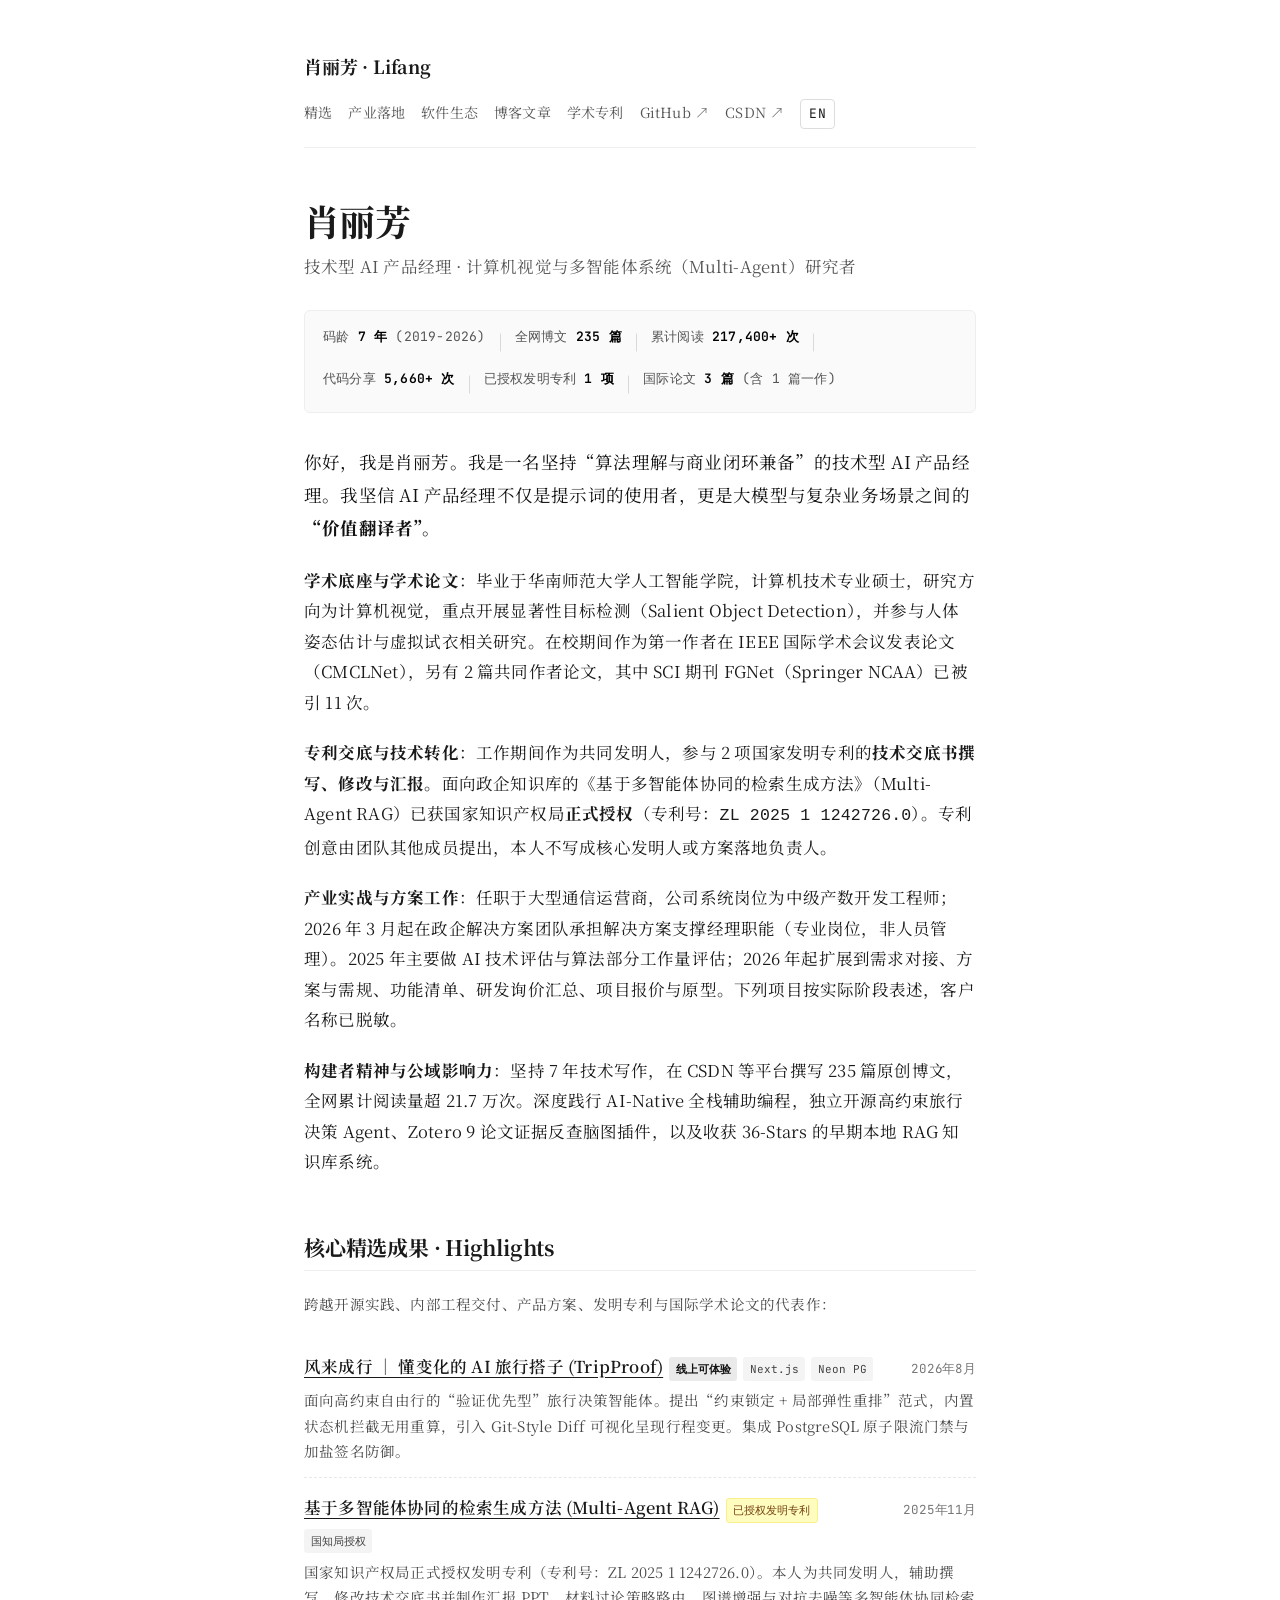
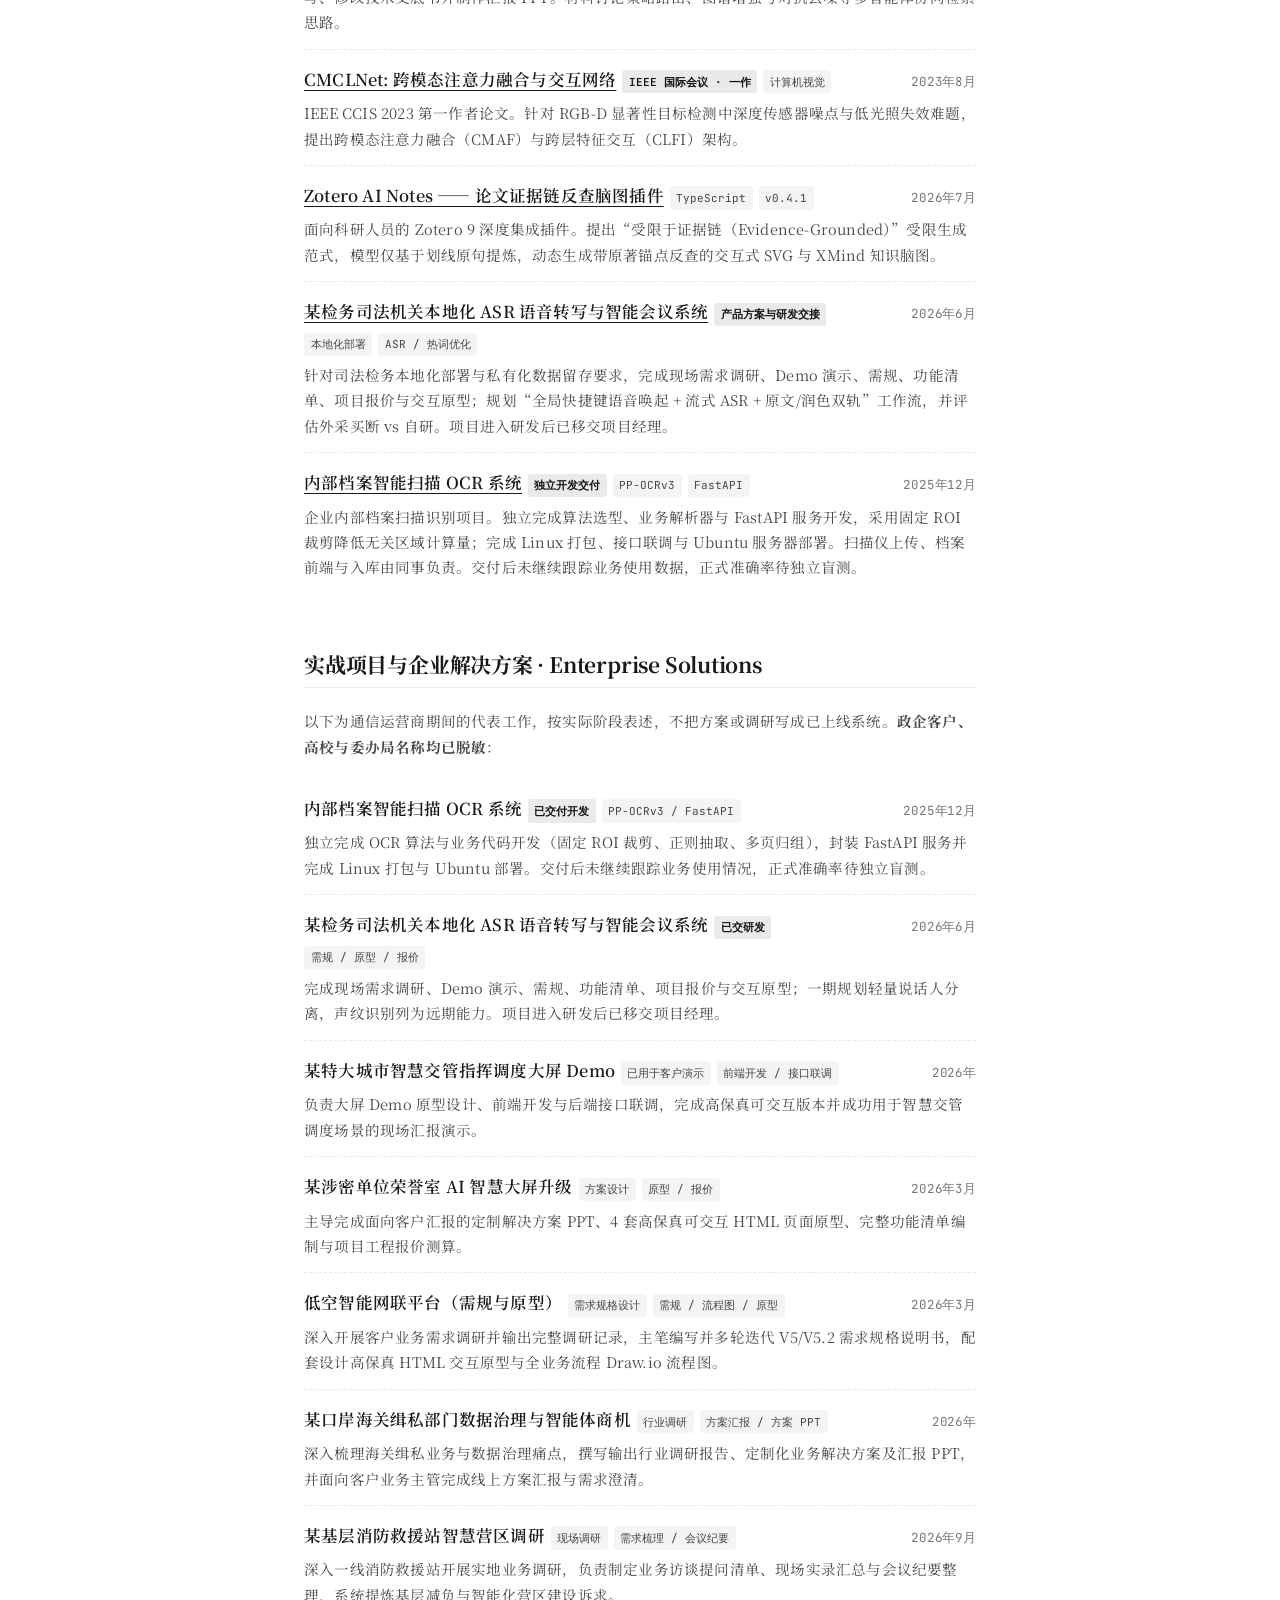
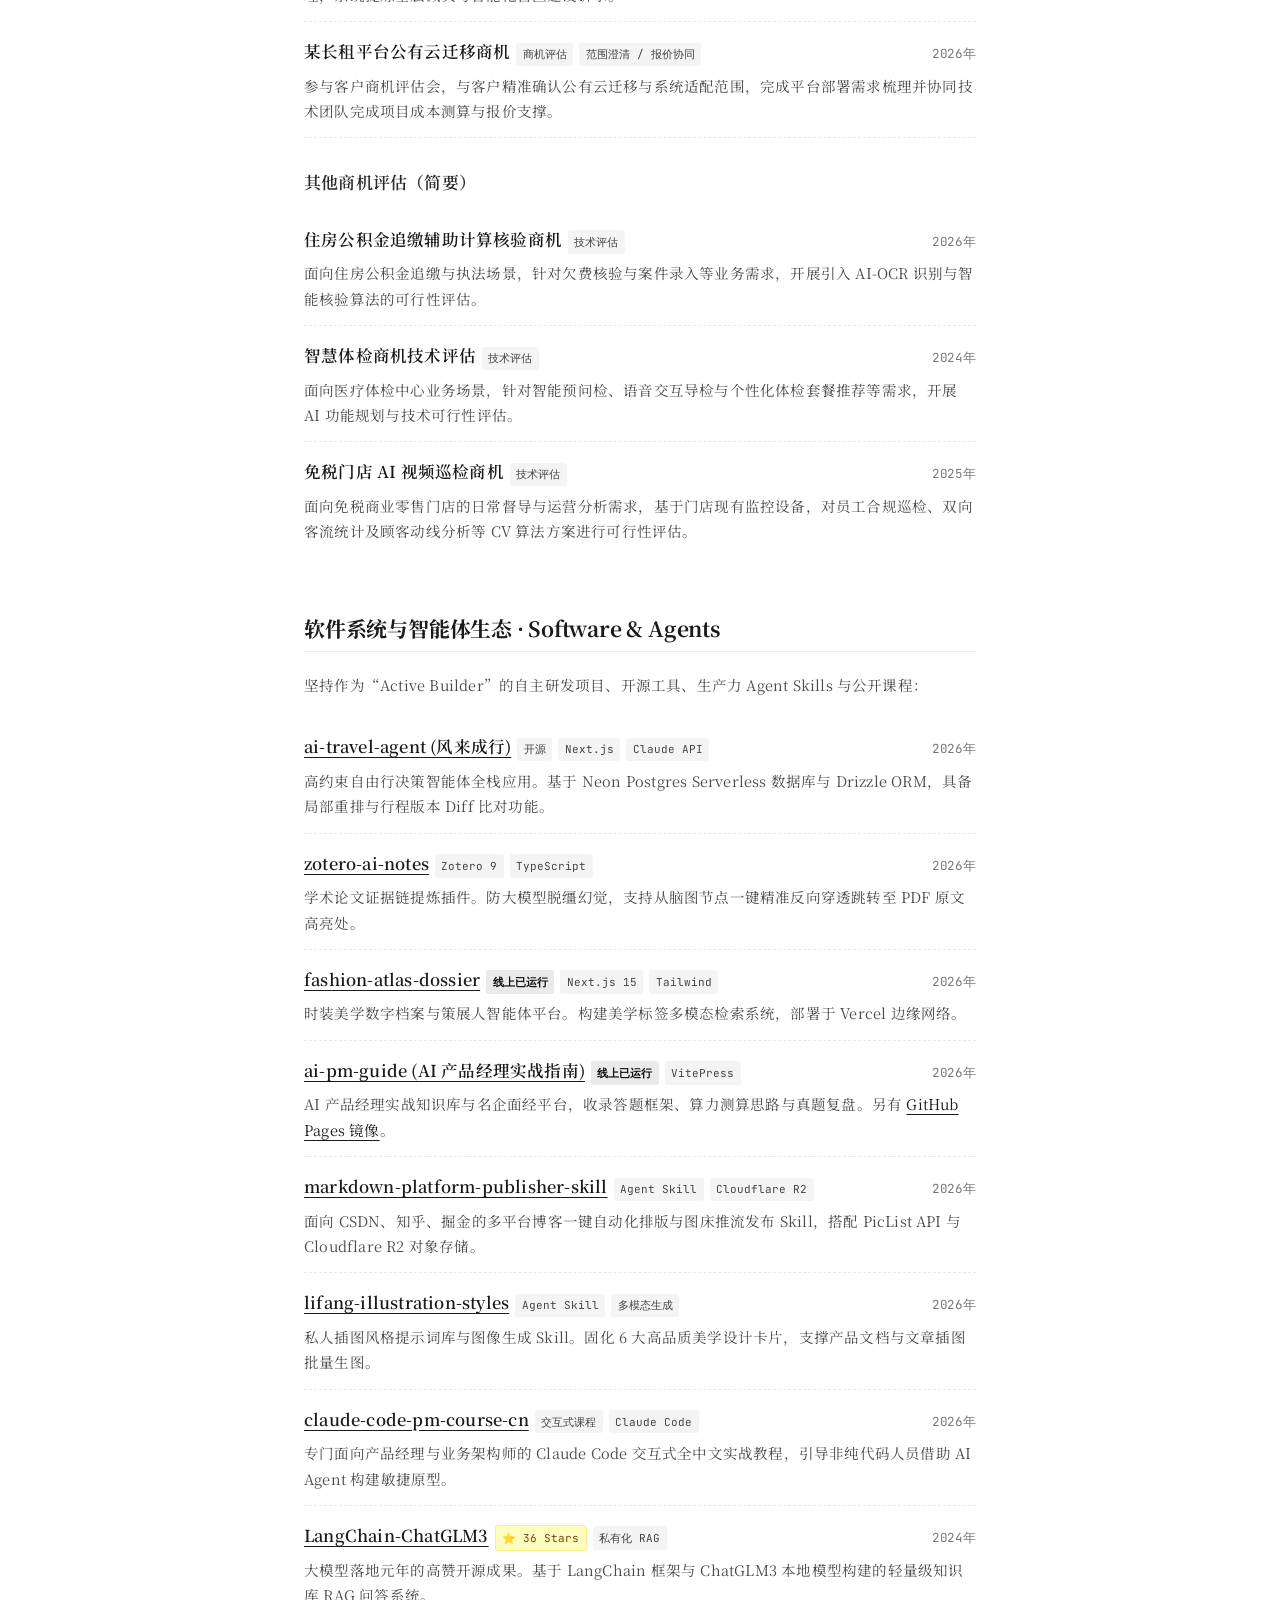
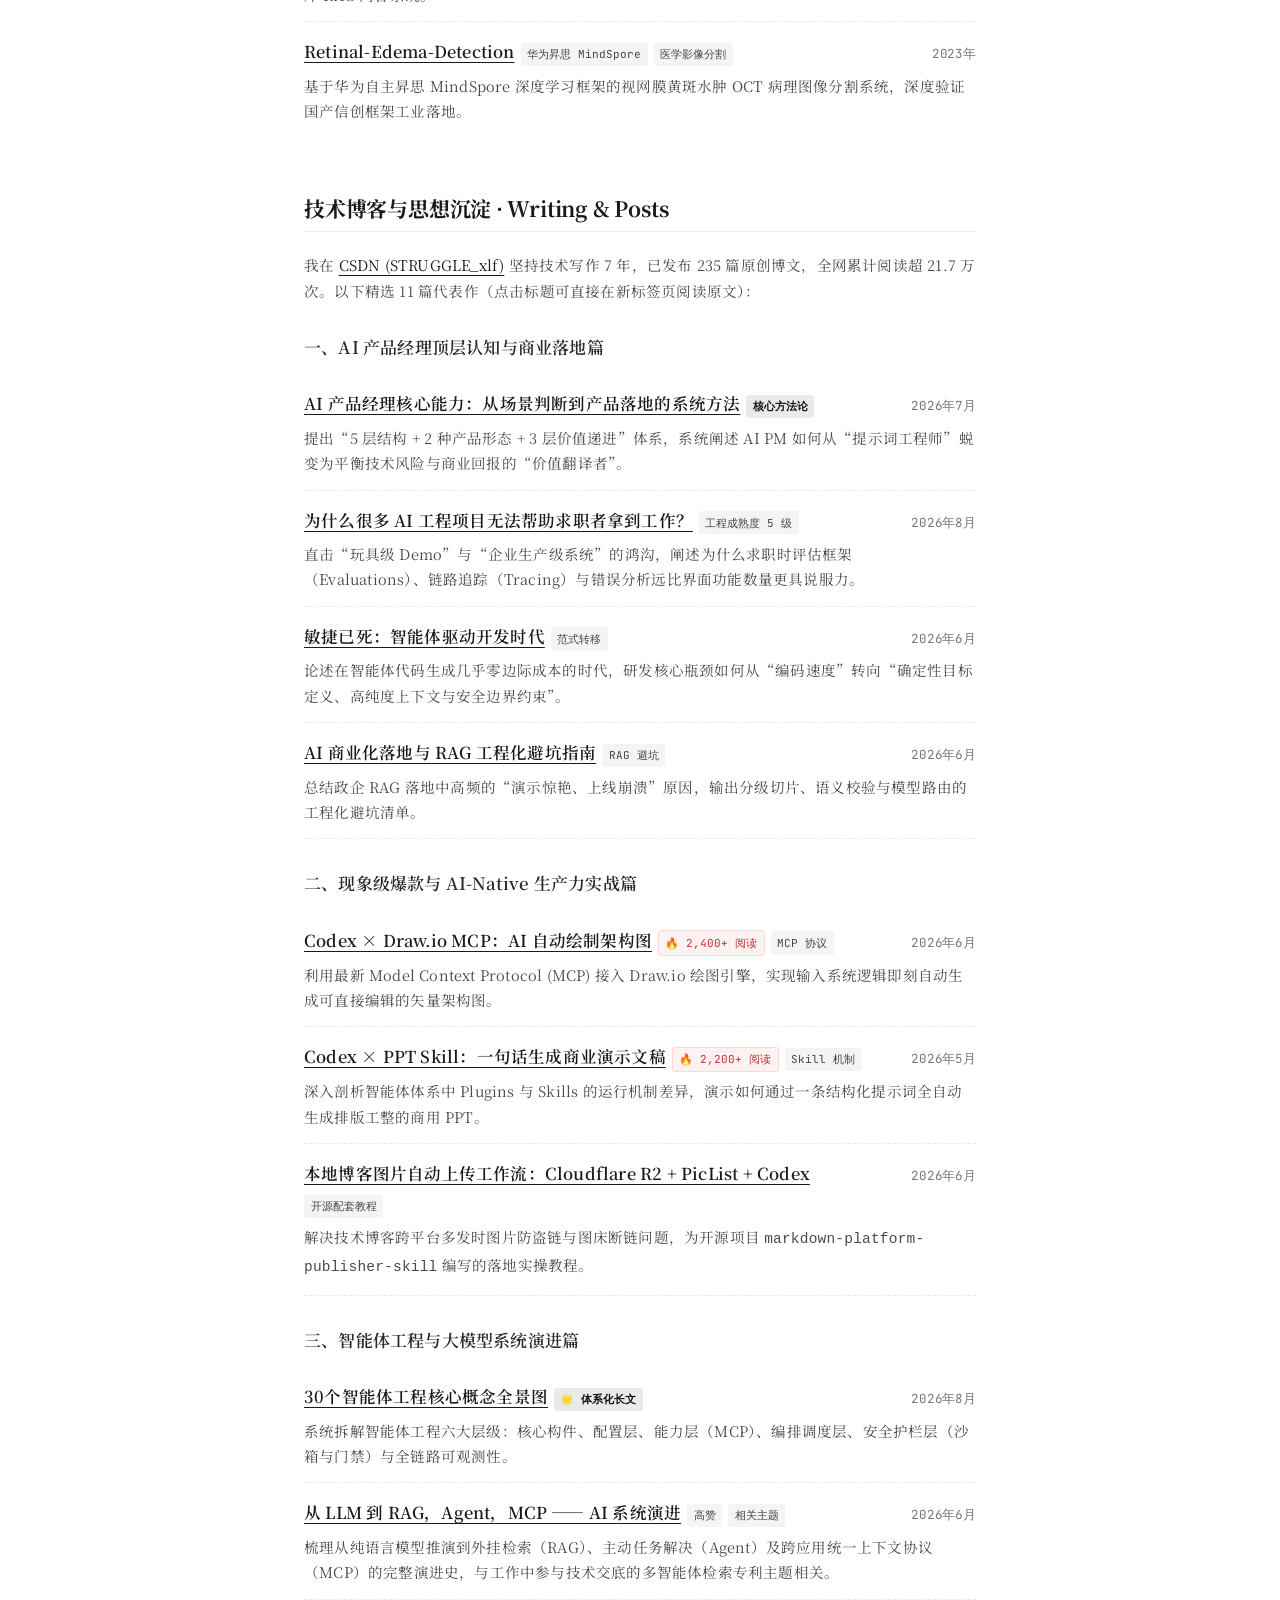
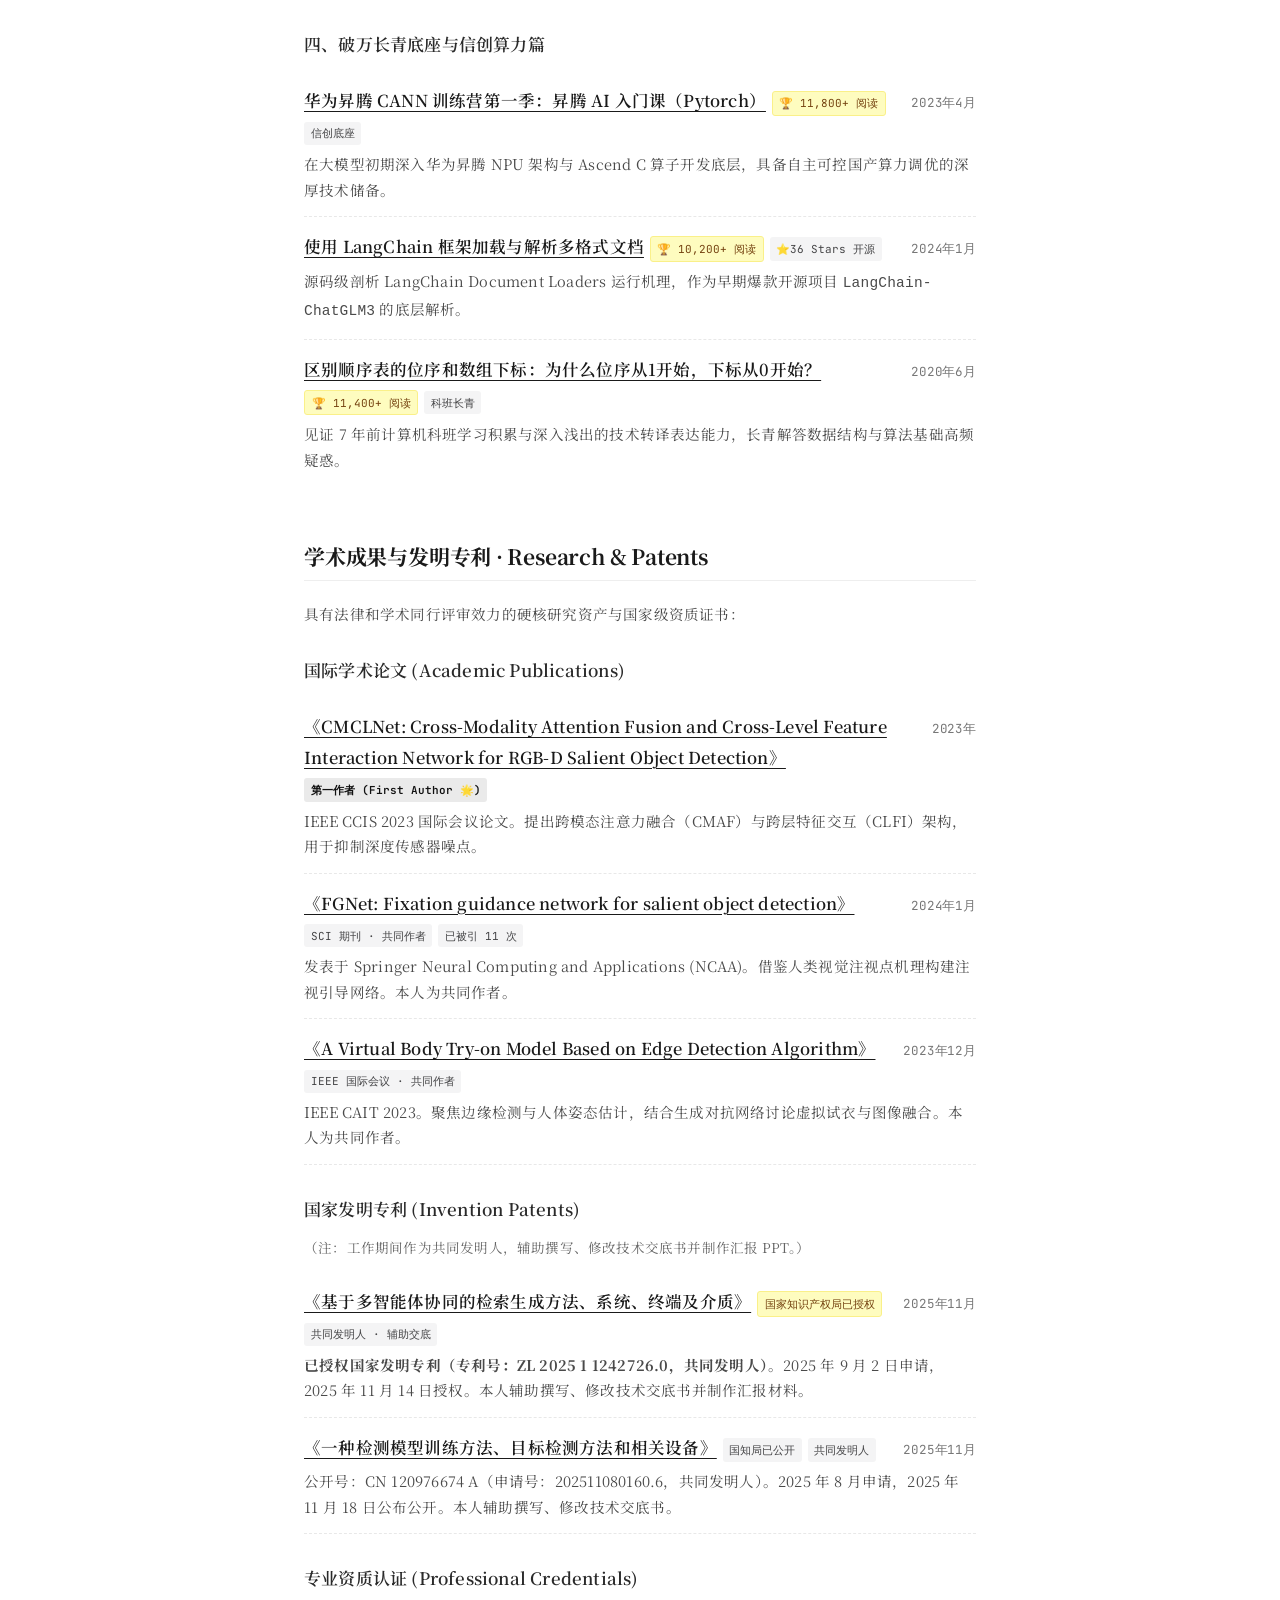
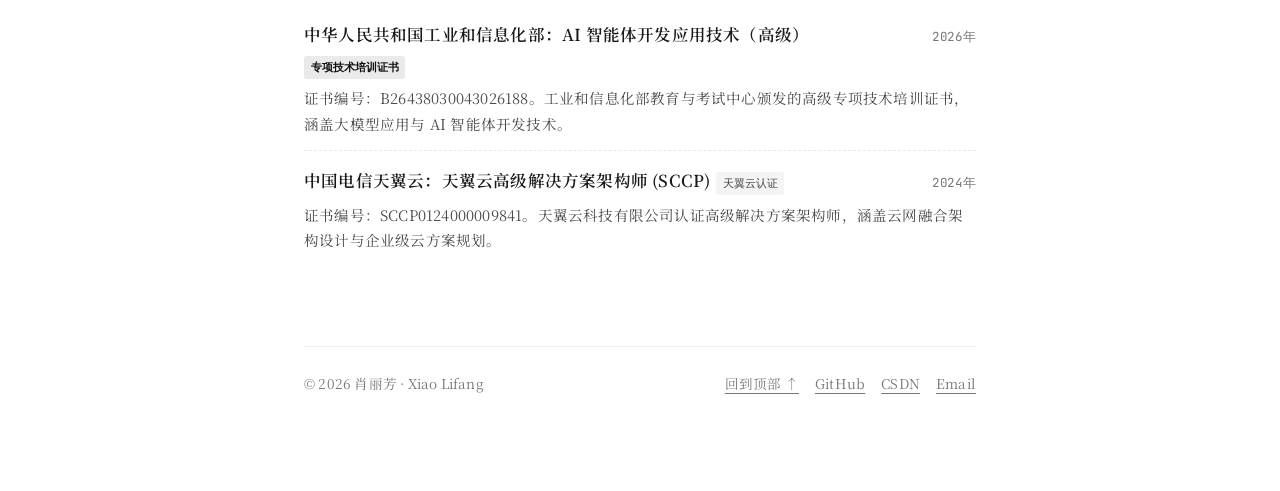
<file: index.html>
<!DOCTYPE html>
<html lang="zh-CN">
<head>
  <meta charset="UTF-8">
  <meta name="viewport" content="width=device-width, initial-scale=1.0">
  <title>肖丽芳 · AI 产品经理与研究者</title>
  <meta name="description" content="肖丽芳的个人网站与作品集：计算机视觉与 AI 产品经理。收录按实际阶段表述的政企工作、开源作品、学术论文、已授权发明专利与 21.7W+ CSDN 技术博客。">
  <link rel="preconnect" href="https://fonts.googleapis.com">
  <link rel="preconnect" href="https://fonts.gstatic.com" crossorigin>
  <link href="https://fonts.googleapis.com/css2?family=Noto+Serif+SC:wght@400;500;600;700&family=IBM+Plex+Serif:ital,wght@0,400;0,600;1,400&family=JetBrains+Mono:wght@400;500&display=swap" rel="stylesheet">
  <link rel="stylesheet" href="./styles.css">
</head>
<body>

  <div class="container">
    <!-- 顶部导航栏 -->
    <header>
      <nav class="site-nav">
        <a href="#" class="site-brand">肖丽芳 · Lifang</a>
        <div class="nav-menu">
          <a href="./index.html" class="nav-link">精选</a>
          <a href="./enterprise/index.html" class="nav-link">产业落地</a>
          <a href="./projects/index.html" class="nav-link">软件生态</a>
          <a href="./posts/index.html" class="nav-link">博客文章</a>
          <a href="./research/index.html" class="nav-link">学术专利</a>
          <a href="https://github.com/STRUGGLE1999" target="_blank" rel="noopener" class="nav-link">GitHub ↗</a>
          <a href="https://blog.csdn.net/qq_45257495" target="_blank" rel="noopener" class="nav-link">CSDN ↗</a>
          <a href="./en/index.html" class="lang-switch">EN</a>
        </div>
      </nav>
    </header>

    <main>
      <!-- Hero 自述区 -->
      <section id="about">
        <h1>肖丽芳</h1>
        <p class="hero-subtitle">技术型 AI 产品经理 · 计算机视觉与多智能体系统（Multi-Agent）研究者</p>

        <!-- 数据背书看板 -->
        <div class="stats-banner">
          <div class="stat-item">码龄 <strong>7 年</strong> (2019-2026)</div>
          <div class="stat-divider">|</div>
          <div class="stat-item">全网博文 <strong>235 篇</strong></div>
          <div class="stat-divider">|</div>
          <div class="stat-item">累计阅读 <strong>217,400+ 次</strong></div>
          <div class="stat-divider">|</div>
          <div class="stat-item">代码分享 <strong>5,660+ 次</strong></div>
          <div class="stat-divider">|</div>
          <div class="stat-item">已授权发明专利 <strong>1 项</strong></div>
          <div class="stat-divider">|</div>
          <div class="stat-item">国际论文 <strong>3 篇</strong> (含 1 篇一作)</div>
        </div>

        <p class="lead-text">
          你好，我是肖丽芳。我是一名坚持“算法理解与商业闭环兼备”的技术型 AI 产品经理。我坚信 AI 产品经理不仅是提示词的使用者，更是大模型与复杂业务场景之间的<strong>“价值翻译者”</strong>。
        </p>

        <p>
          <strong>学术底座与学术论文</strong>：毕业于华南师范大学人工智能学院，计算机技术专业硕士，研究方向为计算机视觉，重点开展显著性目标检测（Salient Object Detection），并参与人体姿态估计与虚拟试衣相关研究。在校期间作为第一作者在 IEEE 国际学术会议发表论文（CMCLNet），另有 2 篇共同作者论文，其中 SCI 期刊 FGNet（Springer NCAA）已被引 11 次。
        </p>

        <p>
          <strong>专利交底与技术转化</strong>：工作期间作为共同发明人，参与 2 项国家发明专利的<strong>技术交底书撰写、修改与汇报</strong>。面向政企知识库的《基于多智能体协同的检索生成方法》（Multi-Agent RAG）已获国家知识产权局<strong>正式授权</strong>（专利号：<code>ZL 2025 1 1242726.0</code>）。专利创意由团队其他成员提出，本人不写成核心发明人或方案落地负责人。
        </p>

        <p>
          <strong>产业实战与方案工作</strong>：任职于大型通信运营商，公司系统岗位为中级产数开发工程师；2026 年 3 月起在政企解决方案团队承担解决方案支撑经理职能（专业岗位，非人员管理）。2025 年主要做 AI 技术评估与算法部分工作量评估；2026 年起扩展到需求对接、方案与需规、功能清单、研发询价汇总、项目报价与原型。下列项目按实际阶段表述，客户名称已脱敏。
        </p>

        <p>
          <strong>构建者精神与公域影响力</strong>：坚持 7 年技术写作，在 CSDN 等平台撰写 235 篇原创博文，全网累计阅读量超 21.7 万次。深度践行 AI-Native 全栈辅助编程，独立开源高约束旅行决策 Agent、Zotero 9 论文证据反查脑图插件，以及收获 36-Stars 的早期本地 RAG 知识库系统。
        </p>
      </section>

      <!-- 板块一：核心精选 (Highlights) -->
      <section id="highlights">
        <h2>核心精选成果 · Highlights</h2>
        <p class="work-desc" style="margin-bottom: 20px;">跨越开源实践、内部工程交付、产品方案、发明专利与国际学术论文的代表作：</p>

        <div class="work-item">
          <div class="workline">
            <div class="work-title-group">
              <a href="https://github.com/STRUGGLE1999/ai-travel-agent" target="_blank" rel="noopener" class="work-title">风来成行 ｜ 懂变化的 AI 旅行搭子 (TripProof)</a>
              <span class="badge badge-primary">线上可体验</span>
              <span class="badge">Next.js</span>
              <span class="badge">Neon PG</span>
            </div>
            <div class="work-date">2026年8月</div>
          </div>
          <p class="work-desc">
            面向高约束自由行的“验证优先型”旅行决策智能体。提出“约束锁定 + 局部弹性重排”范式，内置状态机拦截无用重算，引入 Git-Style Diff 可视化呈现行程变更。集成 PostgreSQL 原子限流门禁与加盐签名防御。
          </p>
        </div>

        <div class="work-item">
          <div class="workline">
            <div class="work-title-group">
              <a href="https://patents.google.com/patent/CN120723880B/zh" target="_blank" rel="noopener" class="work-title">基于多智能体协同的检索生成方法 (Multi-Agent RAG)</a>
              <span class="badge badge-gold">已授权发明专利</span>
              <span class="badge">国知局授权</span>
            </div>
            <div class="work-date">2025年11月</div>
          </div>
          <p class="work-desc">
            国家知识产权局正式授权发明专利（专利号：ZL 2025 1 1242726.0）。本人为共同发明人，辅助撰写、修改技术交底书并制作汇报 PPT。材料讨论策略路由、图谱增强与对抗去噪等多智能体协同检索思路。
          </p>
        </div>

        <div class="work-item">
          <div class="workline">
            <div class="work-title-group">
              <a href="https://doi.org/10.1109/ccis59572.2023.10262928" target="_blank" rel="noopener" class="work-title">CMCLNet: 跨模态注意力融合与交互网络</a>
              <span class="badge badge-primary">IEEE 国际会议 · 一作</span>
              <span class="badge">计算机视觉</span>
            </div>
            <div class="work-date">2023年8月</div>
          </div>
          <p class="work-desc">
            IEEE CCIS 2023 第一作者论文。针对 RGB-D 显著性目标检测中深度传感器噪点与低光照失效难题，提出跨模态注意力融合（CMAF）与跨层特征交互（CLFI）架构。
          </p>
        </div>

        <div class="work-item">
          <div class="workline">
            <div class="work-title-group">
              <a href="https://github.com/STRUGGLE1999/zotero-ai-notes" target="_blank" rel="noopener" class="work-title">Zotero AI Notes —— 论文证据链反查脑图插件</a>
              <span class="badge">TypeScript</span>
              <span class="badge">v0.4.1</span>
            </div>
            <div class="work-date">2026年7月</div>
          </div>
          <p class="work-desc">
            面向科研人员的 Zotero 9 深度集成插件。提出“受限于证据链（Evidence-Grounded）”受限生成范式，模型仅基于划线原句提炼，动态生成带原著锚点反查的交互式 SVG 与 XMind 知识脑图。
          </p>
        </div>

        <div class="work-item">
          <div class="workline">
            <div class="work-title-group">
              <a href="./enterprise/index.html" class="work-title">某检务司法机关本地化 ASR 语音转写与智能会议系统</a>
              <span class="badge badge-primary">产品方案与研发交接</span>
              <span class="badge">本地化部署</span>
              <span class="badge">ASR / 热词优化</span>
            </div>
            <div class="work-date">2026年6月</div>
          </div>
          <p class="work-desc">
            针对司法检务本地化部署与私有化数据留存要求，完成现场需求调研、Demo 演示、需规、功能清单、项目报价与交互原型；规划“全局快捷键语音唤起 + 流式 ASR + 原文/润色双轨”工作流，并评估外采买断 vs 自研。项目进入研发后已移交项目经理。
          </p>
        </div>

        <div class="work-item">
          <div class="workline">
            <div class="work-title-group">
              <a href="./enterprise/index.html" class="work-title">内部档案智能扫描 OCR 系统</a>
              <span class="badge badge-primary">独立开发交付</span>
              <span class="badge">PP-OCRv3</span>
              <span class="badge">FastAPI</span>
            </div>
            <div class="work-date">2025年12月</div>
          </div>
          <p class="work-desc">
            企业内部档案扫描识别项目。独立完成算法选型、业务解析器与 FastAPI 服务开发，采用固定 ROI 裁剪降低无关区域计算量；完成 Linux 打包、接口联调与 Ubuntu 服务器部署。扫描仪上传、档案前端与入库由同事负责。交付后未继续跟踪业务使用数据，正式准确率待独立盲测。
          </p>
        </div>
      </section>

      <!-- 板块二：实战项目与解决方案 (Enterprise AI Solutions) -->
      <section id="enterprise">
        <h2>实战项目与企业解决方案 · Enterprise Solutions</h2>
        <p class="work-desc" style="margin-bottom: 20px;">
          以下为通信运营商期间的代表工作，按实际阶段表述，不把方案或调研写成已上线系统。<strong>政企客户、高校与委办局名称均已脱敏</strong>：
        </p>

        <div class="work-item">
          <div class="workline">
            <div class="work-title-group">
              <span class="work-title">内部档案智能扫描 OCR 系统</span>
              <span class="badge badge-primary">已交付开发</span>
              <span class="badge">PP-OCRv3 / FastAPI</span>
            </div>
            <div class="work-date">2025年12月</div>
          </div>
          <p class="work-desc">
            独立完成 OCR 算法与业务代码开发（固定 ROI 裁剪、正则抽取、多页归组），封装 FastAPI 服务并完成 Linux 打包与 Ubuntu 部署。交付后未继续跟踪业务使用情况，正式准确率待独立盲测。
          </p>
        </div>

        <div class="work-item">
          <div class="workline">
            <div class="work-title-group">
              <span class="work-title">某检务司法机关本地化 ASR 语音转写与智能会议系统</span>
              <span class="badge badge-primary">已交研发</span>
              <span class="badge">需规 / 原型 / 报价</span>
            </div>
            <div class="work-date">2026年6月</div>
          </div>
          <p class="work-desc">
            完成现场需求调研、Demo 演示、需规、功能清单、项目报价与交互原型；一期规划轻量说话人分离，声纹识别列为远期能力。项目进入研发后已移交项目经理。
          </p>
        </div>

        <div class="work-item">
          <div class="workline">
            <div class="work-title-group">
              <span class="work-title">某特大城市智慧交管指挥调度大屏 Demo</span>
              <span class="badge">已用于客户演示</span>
              <span class="badge">前端开发 / 接口联调</span>
            </div>
            <div class="work-date">2026年</div>
          </div>
          <p class="work-desc">
            负责大屏 Demo 原型设计、前端开发与后端接口联调，完成高保真可交互版本并成功用于智慧交管调度场景的现场汇报演示。
          </p>
        </div>

        <div class="work-item">
          <div class="workline">
            <div class="work-title-group">
              <span class="work-title">某涉密单位荣誉室 AI 智慧大屏升级</span>
              <span class="badge">方案设计</span>
              <span class="badge">原型 / 报价</span>
            </div>
            <div class="work-date">2026年3月</div>
          </div>
          <p class="work-desc">
            主导完成面向客户汇报的定制解决方案 PPT、4 套高保真可交互 HTML 页面原型、完整功能清单编制与项目工程报价测算。
          </p>
        </div>

        <div class="work-item">
          <div class="workline">
            <div class="work-title-group">
              <span class="work-title">低空智能网联平台（需规与原型）</span>
              <span class="badge">需求规格设计</span>
              <span class="badge">需规 / 流程图 / 原型</span>
            </div>
            <div class="work-date">2026年3月</div>
          </div>
          <p class="work-desc">
            深入开展客户业务需求调研并输出完整调研记录，主笔编写并多轮迭代 V5/V5.2 需求规格说明书，配套设计高保真 HTML 交互原型与全业务流程 Draw.io 流程图。
          </p>
        </div>

        <div class="work-item">
          <div class="workline">
            <div class="work-title-group">
              <span class="work-title">某口岸海关缉私部门数据治理与智能体商机</span>
              <span class="badge">行业调研</span>
              <span class="badge">方案汇报 / 方案 PPT</span>
            </div>
            <div class="work-date">2026年</div>
          </div>
          <p class="work-desc">
            深入梳理海关缉私业务与数据治理痛点，撰写输出行业调研报告、定制化业务解决方案及汇报 PPT，并面向客户业务主管完成线上方案汇报与需求澄清。
          </p>
        </div>

        <div class="work-item">
          <div class="workline">
            <div class="work-title-group">
              <span class="work-title">某基层消防救援站智慧营区调研</span>
              <span class="badge">现场调研</span>
              <span class="badge">需求梳理 / 会议纪要</span>
            </div>
            <div class="work-date">2026年9月</div>
          </div>
          <p class="work-desc">
            深入一线消防救援站开展实地业务调研，负责制定业务访谈提问清单、现场实录汇总与会议纪要整理，系统提炼基层减负与智能化营区建设诉求。
          </p>
        </div>

        <div class="work-item">
          <div class="workline">
            <div class="work-title-group">
              <span class="work-title">某长租平台公有云迁移商机</span>
              <span class="badge">商机评估</span>
              <span class="badge">范围澄清 / 报价协同</span>
            </div>
            <div class="work-date">2026年</div>
          </div>
          <p class="work-desc">
            参与客户商机评估会，与客户精准确认公有云迁移与系统适配范围，完成平台部署需求梳理并协同技术团队完成项目成本测算与报价支撑。
          </p>
        </div>

        <h3>其他商机评估（简要）</h3>
        <div class="work-item">
          <div class="workline">
            <div class="work-title-group">
              <span class="work-title">住房公积金追缴辅助计算核验商机</span>
              <span class="badge">技术评估</span>
            </div>
            <div class="work-date">2026年</div>
          </div>
          <p class="work-desc">面向住房公积金追缴与执法场景，针对欠费核验与案件录入等业务需求，开展引入 AI-OCR 识别与智能核验算法的可行性评估。</p>
        </div>
        <div class="work-item">
          <div class="workline">
            <div class="work-title-group">
              <span class="work-title">智慧体检商机技术评估</span>
              <span class="badge">技术评估</span>
            </div>
            <div class="work-date">2024年</div>
          </div>
          <p class="work-desc">面向医疗体检中心业务场景，针对智能预问检、语音交互导检与个性化体检套餐推荐等需求，开展 AI 功能规划与技术可行性评估。</p>
        </div>
        <div class="work-item">
          <div class="workline">
            <div class="work-title-group">
              <span class="work-title">免税门店 AI 视频巡检商机</span>
              <span class="badge">技术评估</span>
            </div>
            <div class="work-date">2025年</div>
          </div>
          <p class="work-desc">面向免税商业零售门店的日常督导与运营分析需求，基于门店现有监控设备，对员工合规巡检、双向客流统计及顾客动线分析等 CV 算法方案进行可行性评估。</p>
        </div>
      </section>

      <!-- 板块三：软件系统与智能体 (Software & Intelligent Agents) -->
      <section id="software">
        <h2>软件系统与智能体生态 · Software & Agents</h2>
        <p class="work-desc" style="margin-bottom: 20px;">
          坚持作为“Active Builder”的自主研发项目、开源工具、生产力 Agent Skills 与公开课程：
        </p>

        <div class="work-item">
          <div class="workline">
            <div class="work-title-group">
              <a href="https://github.com/STRUGGLE1999/ai-travel-agent" target="_blank" rel="noopener" class="work-title">ai-travel-agent (风来成行)</a>
              <span class="badge">开源</span>
              <span class="badge">Next.js</span>
              <span class="badge">Claude API</span>
            </div>
            <div class="work-date">2026年</div>
          </div>
          <p class="work-desc">
            高约束自由行决策智能体全栈应用。基于 Neon Postgres Serverless 数据库与 Drizzle ORM，具备局部重排与行程版本 Diff 比对功能。
          </p>
        </div>

        <div class="work-item">
          <div class="workline">
            <div class="work-title-group">
              <a href="https://github.com/STRUGGLE1999/zotero-ai-notes" target="_blank" rel="noopener" class="work-title">zotero-ai-notes</a>
              <span class="badge">Zotero 9</span>
              <span class="badge">TypeScript</span>
            </div>
            <div class="work-date">2026年</div>
          </div>
          <p class="work-desc">
            学术论文证据链提炼插件。防大模型脱缰幻觉，支持从脑图节点一键精准反向穿透跳转至 PDF 原文高亮处。
          </p>
        </div>

        <div class="work-item">
          <div class="workline">
            <div class="work-title-group">
              <a href="https://fashion-atlas-dossier.vercel.app" target="_blank" rel="noopener" class="work-title">fashion-atlas-dossier</a>
              <span class="badge badge-primary">线上已运行</span>
              <span class="badge">Next.js 15</span>
              <span class="badge">Tailwind</span>
            </div>
            <div class="work-date">2026年</div>
          </div>
          <p class="work-desc">
            时装美学数字档案与策展人智能体平台。构建美学标签多模态检索系统，部署于 Vercel 边缘网络。
          </p>
        </div>

        <div class="work-item">
          <div class="workline">
            <div class="work-title-group">
              <a href="https://ai-pm-guide.netlify.app" target="_blank" rel="noopener" class="work-title">ai-pm-guide (AI 产品经理实战指南)</a>
              <span class="badge badge-primary">线上已运行</span>
              <span class="badge">VitePress</span>
            </div>
            <div class="work-date">2026年</div>
          </div>
          <p class="work-desc">
            AI 产品经理实战知识库与名企面经平台，收录答题框架、算力测算思路与真题复盘。另有 <a href="https://struggle1999.github.io/ai-pm-guide/" target="_blank" rel="noopener">GitHub Pages 镜像</a>。
          </p>
        </div>

        <div class="work-item">
          <div class="workline">
            <div class="work-title-group">
              <a href="https://github.com/STRUGGLE1999/markdown-platform-publisher-skill" target="_blank" rel="noopener" class="work-title">markdown-platform-publisher-skill</a>
              <span class="badge">Agent Skill</span>
              <span class="badge">Cloudflare R2</span>
            </div>
            <div class="work-date">2026年</div>
          </div>
          <p class="work-desc">
            面向 CSDN、知乎、掘金的多平台博客一键自动化排版与图床推流发布 Skill，搭配 PicList API 与 Cloudflare R2 对象存储。
          </p>
        </div>

        <div class="work-item">
          <div class="workline">
            <div class="work-title-group">
              <a href="https://github.com/STRUGGLE1999/lifang-illustration-styles" target="_blank" rel="noopener" class="work-title">lifang-illustration-styles</a>
              <span class="badge">Agent Skill</span>
              <span class="badge">多模态生成</span>
            </div>
            <div class="work-date">2026年</div>
          </div>
          <p class="work-desc">
            私人插图风格提示词库与图像生成 Skill。固化 6 大高品质美学设计卡片，支撑产品文档与文章插图批量生图。
          </p>
        </div>

        <div class="work-item">
          <div class="workline">
            <div class="work-title-group">
              <a href="https://github.com/STRUGGLE1999/claude-code-pm-course-cn" target="_blank" rel="noopener" class="work-title">claude-code-pm-course-cn</a>
              <span class="badge">交互式课程</span>
              <span class="badge">Claude Code</span>
            </div>
            <div class="work-date">2026年</div>
          </div>
          <p class="work-desc">
            专门面向产品经理与业务架构师的 Claude Code 交互式全中文实战教程，引导非纯代码人员借助 AI Agent 构建敏捷原型。
          </p>
        </div>

        <div class="work-item">
          <div class="workline">
            <div class="work-title-group">
              <a href="https://github.com/STRUGGLE1999/LangChain-ChatGLM3" target="_blank" rel="noopener" class="work-title">LangChain-ChatGLM3</a>
              <span class="badge badge-gold">⭐ 36 Stars</span>
              <span class="badge">私有化 RAG</span>
            </div>
            <div class="work-date">2024年</div>
          </div>
          <p class="work-desc">
            大模型落地元年的高赞开源成果。基于 LangChain 框架与 ChatGLM3 本地模型构建的轻量级知识库 RAG 问答系统。
          </p>
        </div>

        <div class="work-item">
          <div class="workline">
            <div class="work-title-group">
              <a href="https://github.com/STRUGGLE1999/Retinal-Edema-Detection" target="_blank" rel="noopener" class="work-title">Retinal-Edema-Detection</a>
              <span class="badge">华为昇思 MindSpore</span>
              <span class="badge">医学影像分割</span>
            </div>
            <div class="work-date">2023年</div>
          </div>
          <p class="work-desc">
            基于华为自主昇思 MindSpore 深度学习框架的视网膜黄斑水肿 OCT 病理图像分割系统，深度验证国产信创框架工业落地。
          </p>
        </div>
      </section>

      <!-- 板块四：技术博客与思想沉淀 (Writing & Posts) -->
      <section id="writing">
        <h2>技术博客与思想沉淀 · Writing & Posts</h2>
        <p class="work-desc" style="margin-bottom: 20px;">
          我在 <a href="https://blog.csdn.net/qq_45257495" target="_blank" rel="noopener">CSDN (STRUGGLE_xlf)</a> 坚持技术写作 7 年，已发布 235 篇原创博文，全网累计阅读超 21.7 万次。以下精选 11 篇代表作（点击标题可直接在新标签页阅读原文）：
        </p>

        <h3>一、AI 产品经理顶层认知与商业落地篇</h3>
        
        <div class="work-item">
          <div class="workline">
            <div class="work-title-group">
              <a href="https://blog.csdn.net/qq_45257495/article/details/162739733" target="_blank" rel="noopener" class="work-title">AI 产品经理核心能力：从场景判断到产品落地的系统方法</a>
              <span class="badge badge-primary">核心方法论</span>
            </div>
            <div class="work-date">2026年7月</div>
          </div>
          <p class="work-desc">
            提出“5 层结构 + 2 种产品形态 + 3 层价值递进”体系，系统阐述 AI PM 如何从“提示词工程师”蜕变为平衡技术风险与商业回报的“价值翻译者”。
          </p>
        </div>

        <div class="work-item">
          <div class="workline">
            <div class="work-title-group">
              <a href="https://blog.csdn.net/qq_45257495/article/details/163436107" target="_blank" rel="noopener" class="work-title">为什么很多 AI 工程项目无法帮助求职者拿到工作？</a>
              <span class="badge">工程成熟度 5 级</span>
            </div>
            <div class="work-date">2026年8月</div>
          </div>
          <p class="work-desc">
            直击“玩具级 Demo”与“企业生产级系统”的鸿沟，阐述为什么求职时评估框架（Evaluations）、链路追踪（Tracing）与错误分析远比界面功能数量更具说服力。
          </p>
        </div>

        <div class="work-item">
          <div class="workline">
            <div class="work-title-group">
              <a href="https://blog.csdn.net/qq_45257495/article/details/162205411" target="_blank" rel="noopener" class="work-title">敏捷已死：智能体驱动开发时代</a>
              <span class="badge">范式转移</span>
            </div>
            <div class="work-date">2026年6月</div>
          </div>
          <p class="work-desc">
            论述在智能体代码生成几乎零边际成本的时代，研发核心瓶颈如何从“编码速度”转向“确定性目标定义、高纯度上下文与安全边界约束”。
          </p>
        </div>

        <div class="work-item">
          <div class="workline">
            <div class="work-title-group">
              <a href="https://blog.csdn.net/qq_45257495/article/details/162554834" target="_blank" rel="noopener" class="work-title">AI 商业化落地与 RAG 工程化避坑指南</a>
              <span class="badge">RAG 避坑</span>
            </div>
            <div class="work-date">2026年6月</div>
          </div>
          <p class="work-desc">
            总结政企 RAG 落地中高频的“演示惊艳、上线崩溃”原因，输出分级切片、语义校验与模型路由的工程化避坑清单。
          </p>
        </div>

        <h3>二、现象级爆款与 AI-Native 生产力实战篇</h3>

        <div class="work-item">
          <div class="workline">
            <div class="work-title-group">
              <a href="https://blog.csdn.net/qq_45257495/article/details/161626932" target="_blank" rel="noopener" class="work-title">Codex × Draw.io MCP：AI 自动绘制架构图</a>
              <span class="badge badge-heat">🔥 2,400+ 阅读</span>
              <span class="badge">MCP 协议</span>
            </div>
            <div class="work-date">2026年6月</div>
          </div>
          <p class="work-desc">
            利用最新 Model Context Protocol (MCP) 接入 Draw.io 绘图引擎，实现输入系统逻辑即刻自动生成可直接编辑的矢量架构图。
          </p>
        </div>

        <div class="work-item">
          <div class="workline">
            <div class="work-title-group">
              <a href="https://blog.csdn.net/qq_45257495/article/details/161510932" target="_blank" rel="noopener" class="work-title">Codex × PPT Skill：一句话生成商业演示文稿</a>
              <span class="badge badge-heat">🔥 2,200+ 阅读</span>
              <span class="badge">Skill 机制</span>
            </div>
            <div class="work-date">2026年5月</div>
          </div>
          <p class="work-desc">
            深入剖析智能体体系中 Plugins 与 Skills 的运行机制差异，演示如何通过一条结构化提示词全自动生成排版工整的商用 PPT。
          </p>
        </div>

        <div class="work-item">
          <div class="workline">
            <div class="work-title-group">
              <a href="https://blog.csdn.net/qq_45257495/article/details/162431373" target="_blank" rel="noopener" class="work-title">本地博客图片自动上传工作流：Cloudflare R2 + PicList + Codex</a>
              <span class="badge">开源配套教程</span>
            </div>
            <div class="work-date">2026年6月</div>
          </div>
          <p class="work-desc">
            解决技术博客跨平台多发时图片防盗链与图床断链问题，为开源项目 <code>markdown-platform-publisher-skill</code> 编写的落地实操教程。
          </p>
        </div>

        <h3>三、智能体工程与大模型系统演进篇</h3>

        <div class="work-item">
          <div class="workline">
            <div class="work-title-group">
              <a href="https://blog.csdn.net/qq_45257495/article/details/163537686" target="_blank" rel="noopener" class="work-title">30个智能体工程核心概念全景图</a>
              <span class="badge badge-primary">🌟 体系化长文</span>
            </div>
            <div class="work-date">2026年8月</div>
          </div>
          <p class="work-desc">
            系统拆解智能体工程六大层级：核心构件、配置层、能力层（MCP）、编排调度层、安全护栏层（沙箱与门禁）与全链路可观测性。
          </p>
        </div>

        <div class="work-item">
          <div class="workline">
            <div class="work-title-group">
              <a href="https://blog.csdn.net/qq_45257495/article/details/162384218" target="_blank" rel="noopener" class="work-title">从 LLM 到 RAG，Agent，MCP —— AI 系统演进</a>
              <span class="badge">高赞</span>
              <span class="badge">相关主题</span>
            </div>
            <div class="work-date">2026年6月</div>
          </div>
          <p class="work-desc">
            梳理从纯语言模型推演到外挂检索（RAG）、主动任务解决（Agent）及跨应用统一上下文协议（MCP）的完整演进史，与工作中参与技术交底的多智能体检索专利主题相关。
          </p>
        </div>

        <h3>四、破万长青底座与信创算力篇</h3>

        <div class="work-item">
          <div class="workline">
            <div class="work-title-group">
              <a href="https://blog.csdn.net/qq_45257495/article/details/130240385" target="_blank" rel="noopener" class="work-title">华为昇腾 CANN 训练营第一季：昇腾 AI 入门课（Pytorch）</a>
              <span class="badge badge-gold">🏆 11,800+ 阅读</span>
              <span class="badge">信创底座</span>
            </div>
            <div class="work-date">2023年4月</div>
          </div>
          <p class="work-desc">
            在大模型初期深入华为昇腾 NPU 架构与 Ascend C 算子开发底层，具备自主可控国产算力调优的深厚技术储备。
          </p>
        </div>

        <div class="work-item">
          <div class="workline">
            <div class="work-title-group">
              <a href="https://blog.csdn.net/qq_45257495/article/details/135357123" target="_blank" rel="noopener" class="work-title">使用 LangChain 框架加载与解析多格式文档</a>
              <span class="badge badge-gold">🏆 10,200+ 阅读</span>
              <span class="badge">⭐36 Stars 开源</span>
            </div>
            <div class="work-date">2024年1月</div>
          </div>
          <p class="work-desc">
            源码级剖析 LangChain Document Loaders 运行机理，作为早期爆款开源项目 <code>LangChain-ChatGLM3</code> 的底层解析。
          </p>
        </div>

        <div class="work-item">
          <div class="workline">
            <div class="work-title-group">
              <a href="https://blog.csdn.net/qq_45257495/article/details/107025135" target="_blank" rel="noopener" class="work-title">区别顺序表的位序和数组下标：为什么位序从1开始，下标从0开始？</a>
              <span class="badge badge-gold">🏆 11,400+ 阅读</span>
              <span class="badge">科班长青</span>
            </div>
            <div class="work-date">2020年6月</div>
          </div>
          <p class="work-desc">
            见证 7 年前计算机科班学习积累与深入浅出的技术转译表达能力，长青解答数据结构与算法基础高频疑惑。
          </p>
        </div>
      </section>

      <!-- 板块五：学术成果与发明专利 (Research, Patents & Credentials) -->
      <section id="research">
        <h2>学术成果与发明专利 · Research & Patents</h2>
        <p class="work-desc" style="margin-bottom: 20px;">具有法律和学术同行评审效力的硬核研究资产与国家级资质证书：</p>

        <h3>国际学术论文 (Academic Publications)</h3>
        <div class="work-item">
          <div class="workline">
            <div class="work-title-group">
              <a href="https://doi.org/10.1109/ccis59572.2023.10262928" target="_blank" rel="noopener" class="work-title">《CMCLNet: Cross-Modality Attention Fusion and Cross-Level Feature Interaction Network for RGB-D Salient Object Detection》</a>
              <span class="badge badge-primary">第一作者 (First Author 🌟)</span>
            </div>
            <div class="work-date">2023年</div>
          </div>
          <p class="work-desc">
            IEEE CCIS 2023 国际会议论文。提出跨模态注意力融合（CMAF）与跨层特征交互（CLFI）架构，用于抑制深度传感器噪点。
          </p>
        </div>

        <div class="work-item">
          <div class="workline">
            <div class="work-title-group">
              <a href="https://doi.org/10.1007/s00521-023-09028-4" target="_blank" rel="noopener" class="work-title">《FGNet: Fixation guidance network for salient object detection》</a>
              <span class="badge">SCI 期刊 · 共同作者</span>
              <span class="badge">已被引 11 次</span>
            </div>
            <div class="work-date">2024年1月</div>
          </div>
          <p class="work-desc">
            发表于 Springer Neural Computing and Applications (NCAA)。借鉴人类视觉注视点机理构建注视引导网络。本人为共同作者。
          </p>
        </div>

        <div class="work-item">
          <div class="workline">
            <div class="work-title-group">
              <a href="https://doi.org/10.1109/cait59945.2023.10468846" target="_blank" rel="noopener" class="work-title">《A Virtual Body Try-on Model Based on Edge Detection Algorithm》</a>
              <span class="badge">IEEE 国际会议 · 共同作者</span>
            </div>
            <div class="work-date">2023年12月</div>
          </div>
          <p class="work-desc">
            IEEE CAIT 2023。聚焦边缘检测与人体姿态估计，结合生成对抗网络讨论虚拟试衣与图像融合。本人为共同作者。
          </p>
        </div>

        <h3>国家发明专利 (Invention Patents)</h3>
        <p class="work-desc" style="margin-bottom: 12px; font-size: 13.5px; color: #666;">（注：工作期间作为共同发明人，辅助撰写、修改技术交底书并制作汇报 PPT。）</p>
        <div class="work-item">
          <div class="workline">
            <div class="work-title-group">
              <a href="https://patents.google.com/patent/CN120723880B/zh" target="_blank" rel="noopener" class="work-title">《基于多智能体协同的检索生成方法、系统、终端及介质》</a>
              <span class="badge badge-gold">国家知识产权局已授权</span>
              <span class="badge">共同发明人 · 辅助交底</span>
            </div>
            <div class="work-date">2025年11月</div>
          </div>
          <p class="work-desc">
            <strong>已授权国家发明专利（专利号：ZL 2025 1 1242726.0，共同发明人）</strong>。2025 年 9 月 2 日申请，2025 年 11 月 14 日授权。本人辅助撰写、修改技术交底书并制作汇报材料。
          </p>
        </div>

        <div class="work-item">
          <div class="workline">
            <div class="work-title-group">
              <a href="https://patents.google.com/patent/CN120976674A/zh" target="_blank" rel="noopener" class="work-title">《一种检测模型训练方法、目标检测方法和相关设备》</a>
              <span class="badge">国知局已公开</span>
              <span class="badge">共同发明人</span>
            </div>
            <div class="work-date">2025年11月</div>
          </div>
          <p class="work-desc">
            公开号：CN 120976674 A（申请号：202511080160.6，共同发明人）。2025 年 8 月申请，2025 年 11 月 18 日公布公开。本人辅助撰写、修改技术交底书。
          </p>
        </div>

        <h3>专业资质认证 (Professional Credentials)</h3>
        <div class="work-item">
          <div class="workline">
            <div class="work-title-group">
              <span class="work-title">中华人民共和国工业和信息化部：AI 智能体开发应用技术（高级）</span>
              <span class="badge badge-primary">专项技术培训证书</span>
            </div>
            <div class="work-date">2026年</div>
          </div>
          <p class="work-desc">证书编号：B26438030043026188。工业和信息化部教育与考试中心颁发的高级专项技术培训证书，涵盖大模型应用与 AI 智能体开发技术。</p>
        </div>

        <div class="work-item">
          <div class="workline">
            <div class="work-title-group">
              <span class="work-title">中国电信天翼云：天翼云高级解决方案架构师 (SCCP)</span>
              <span class="badge">天翼云认证</span>
            </div>
            <div class="work-date">2024年</div>
          </div>
          <p class="work-desc">证书编号：SCCP0124000009841。天翼云科技有限公司认证高级解决方案架构师，涵盖云网融合架构设计与企业级云方案规划。</p>
        </div>
      </section>
    </main>

    <!-- 底部页脚 -->
    <footer>
      <div>
        <span>© 2026 肖丽芳 · Xiao Lifang</span>
      </div>
      <div class="footer-links">
        <a href="#about">回到顶部 ↑</a>
        <a href="https://github.com/STRUGGLE1999" target="_blank" rel="noopener">GitHub</a>
        <a href="https://blog.csdn.net/qq_45257495" target="_blank" rel="noopener">CSDN</a>
        <a href="mailto:18938842528@163.com">Email</a>
      </div>
    </footer>
  </div>

</body>
</html>
</file>
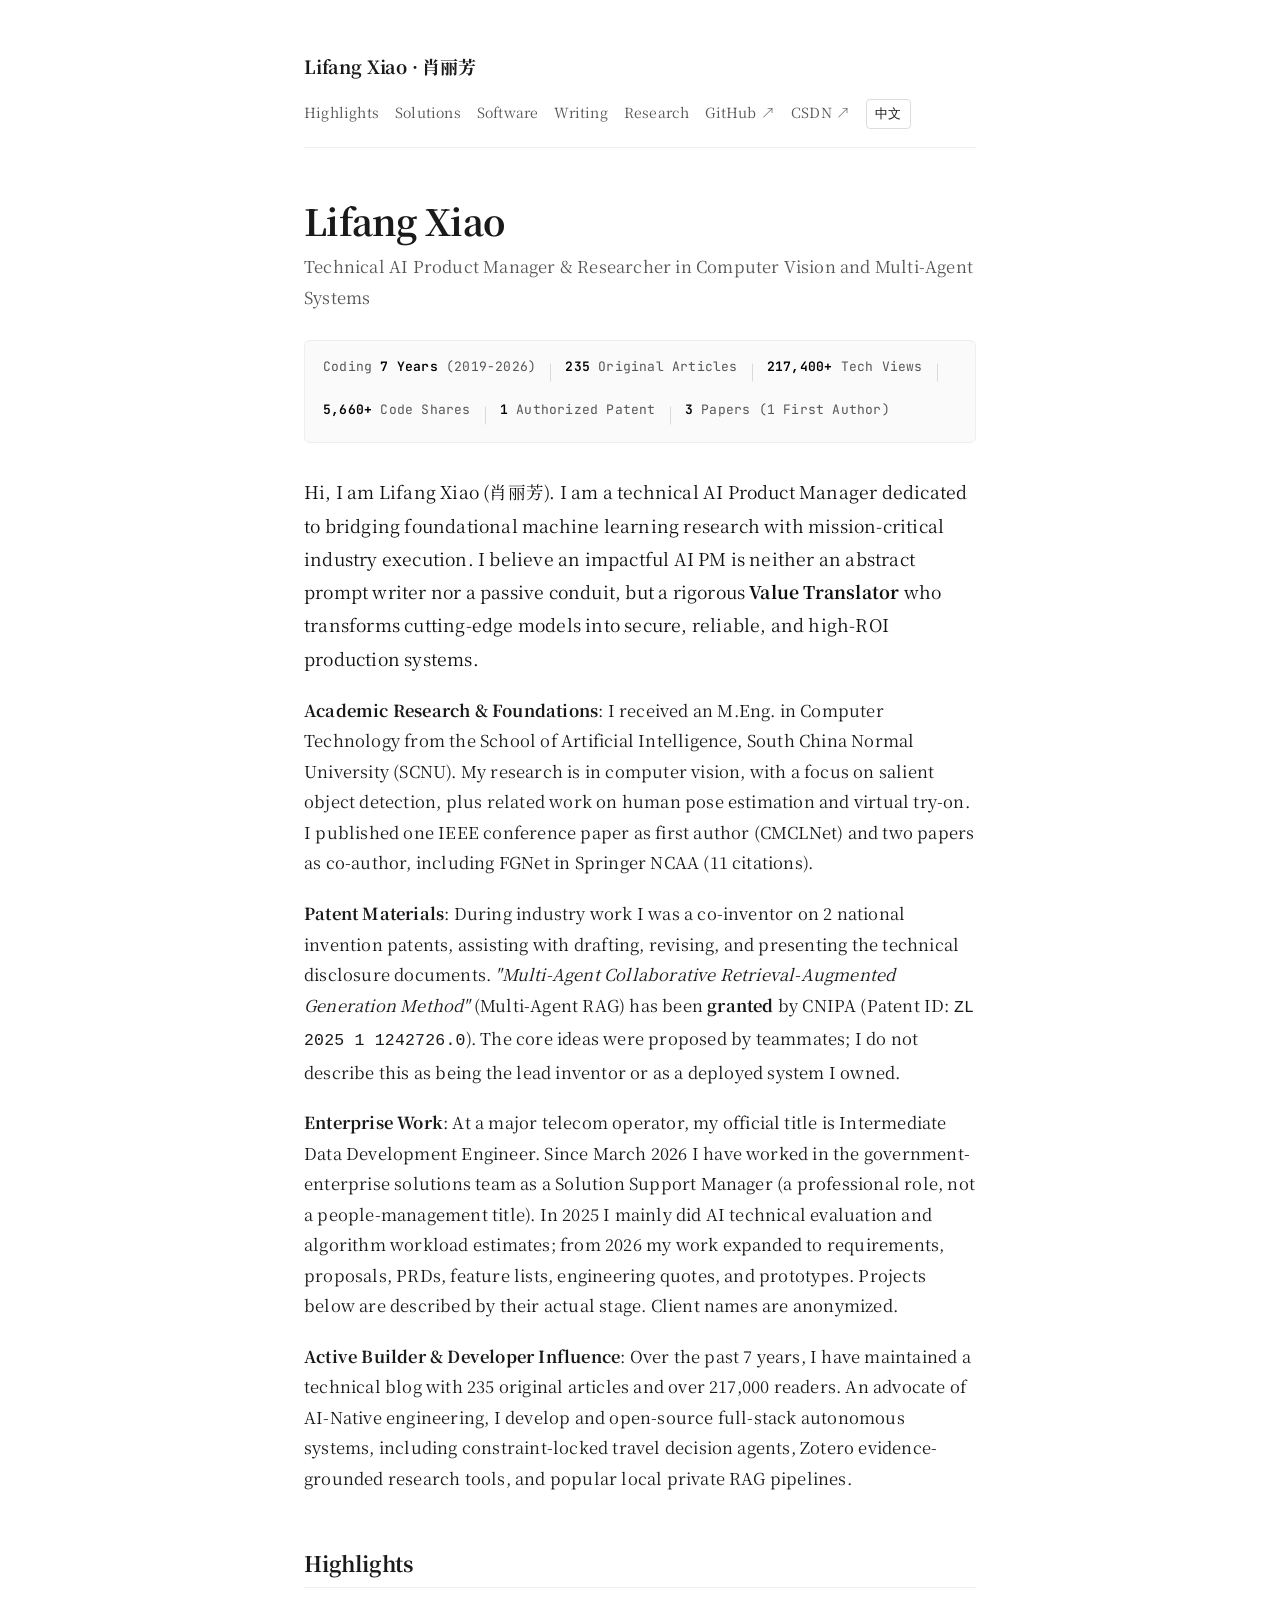
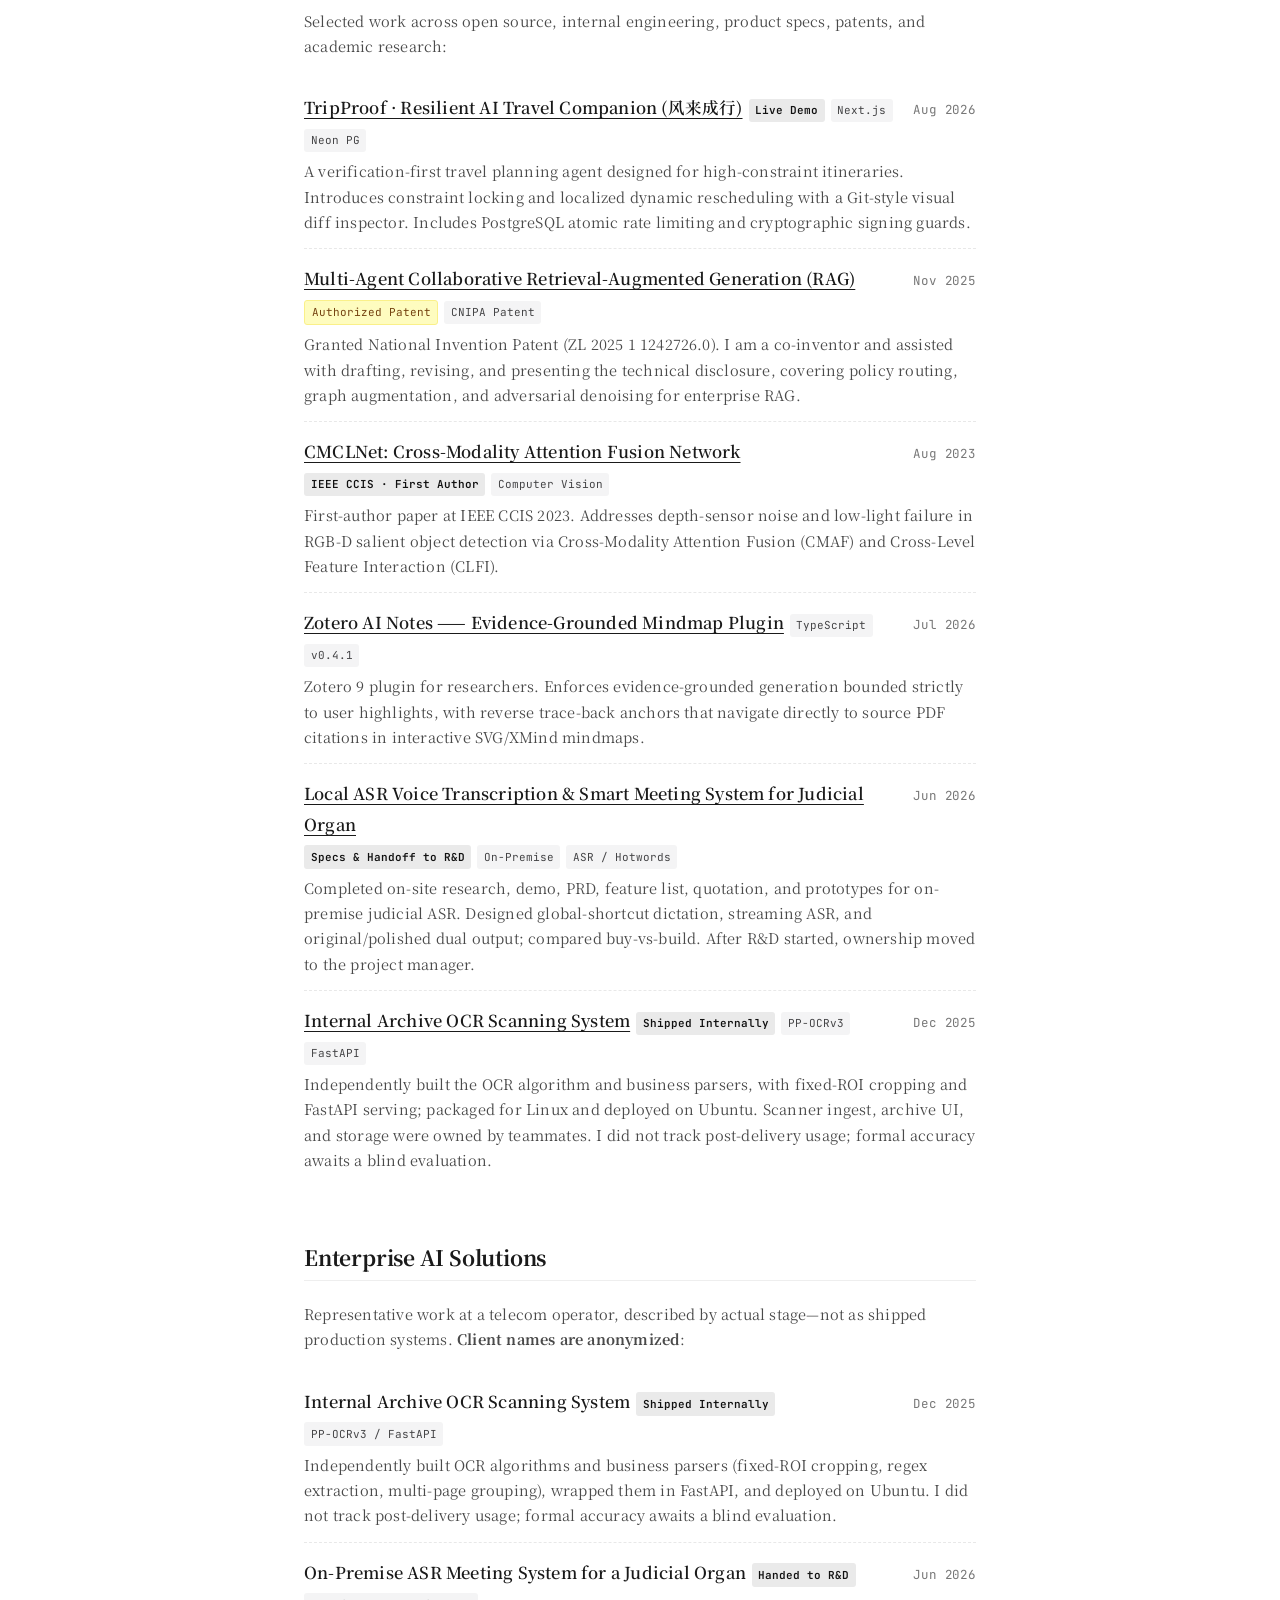
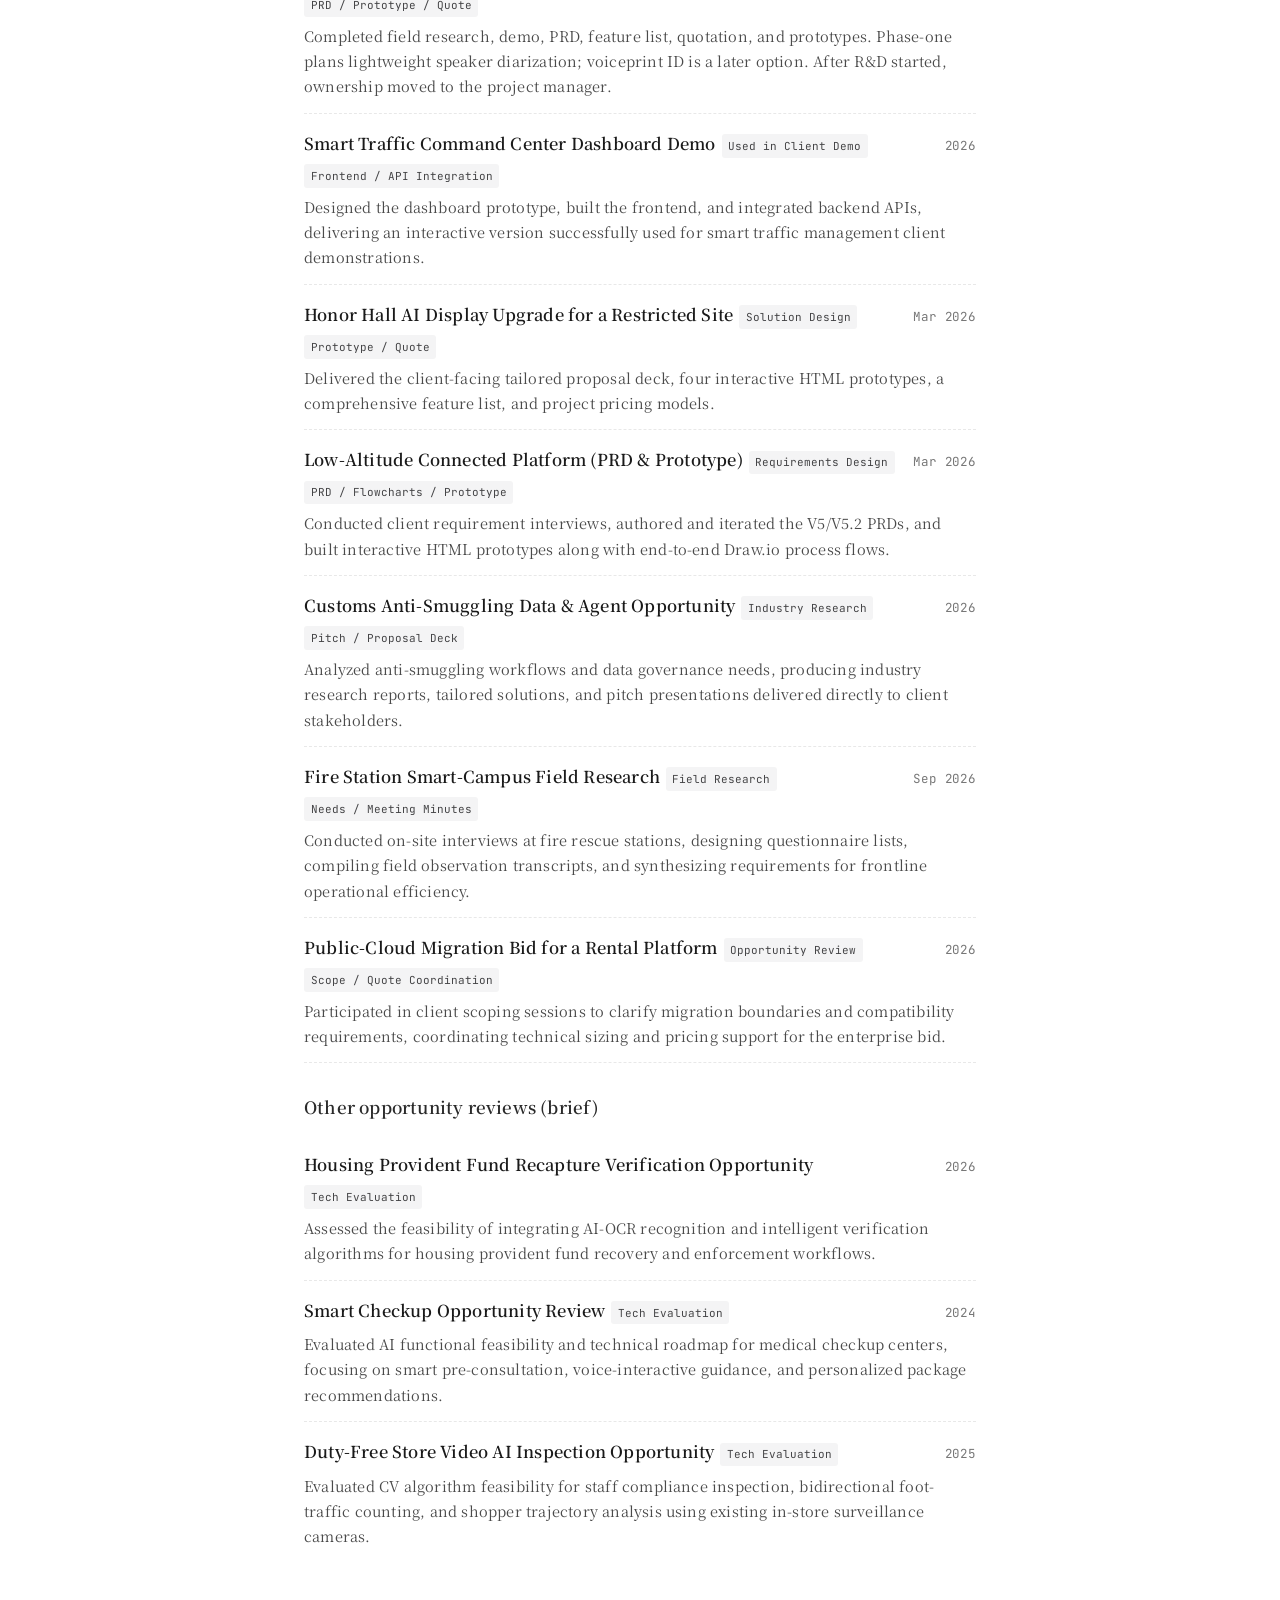
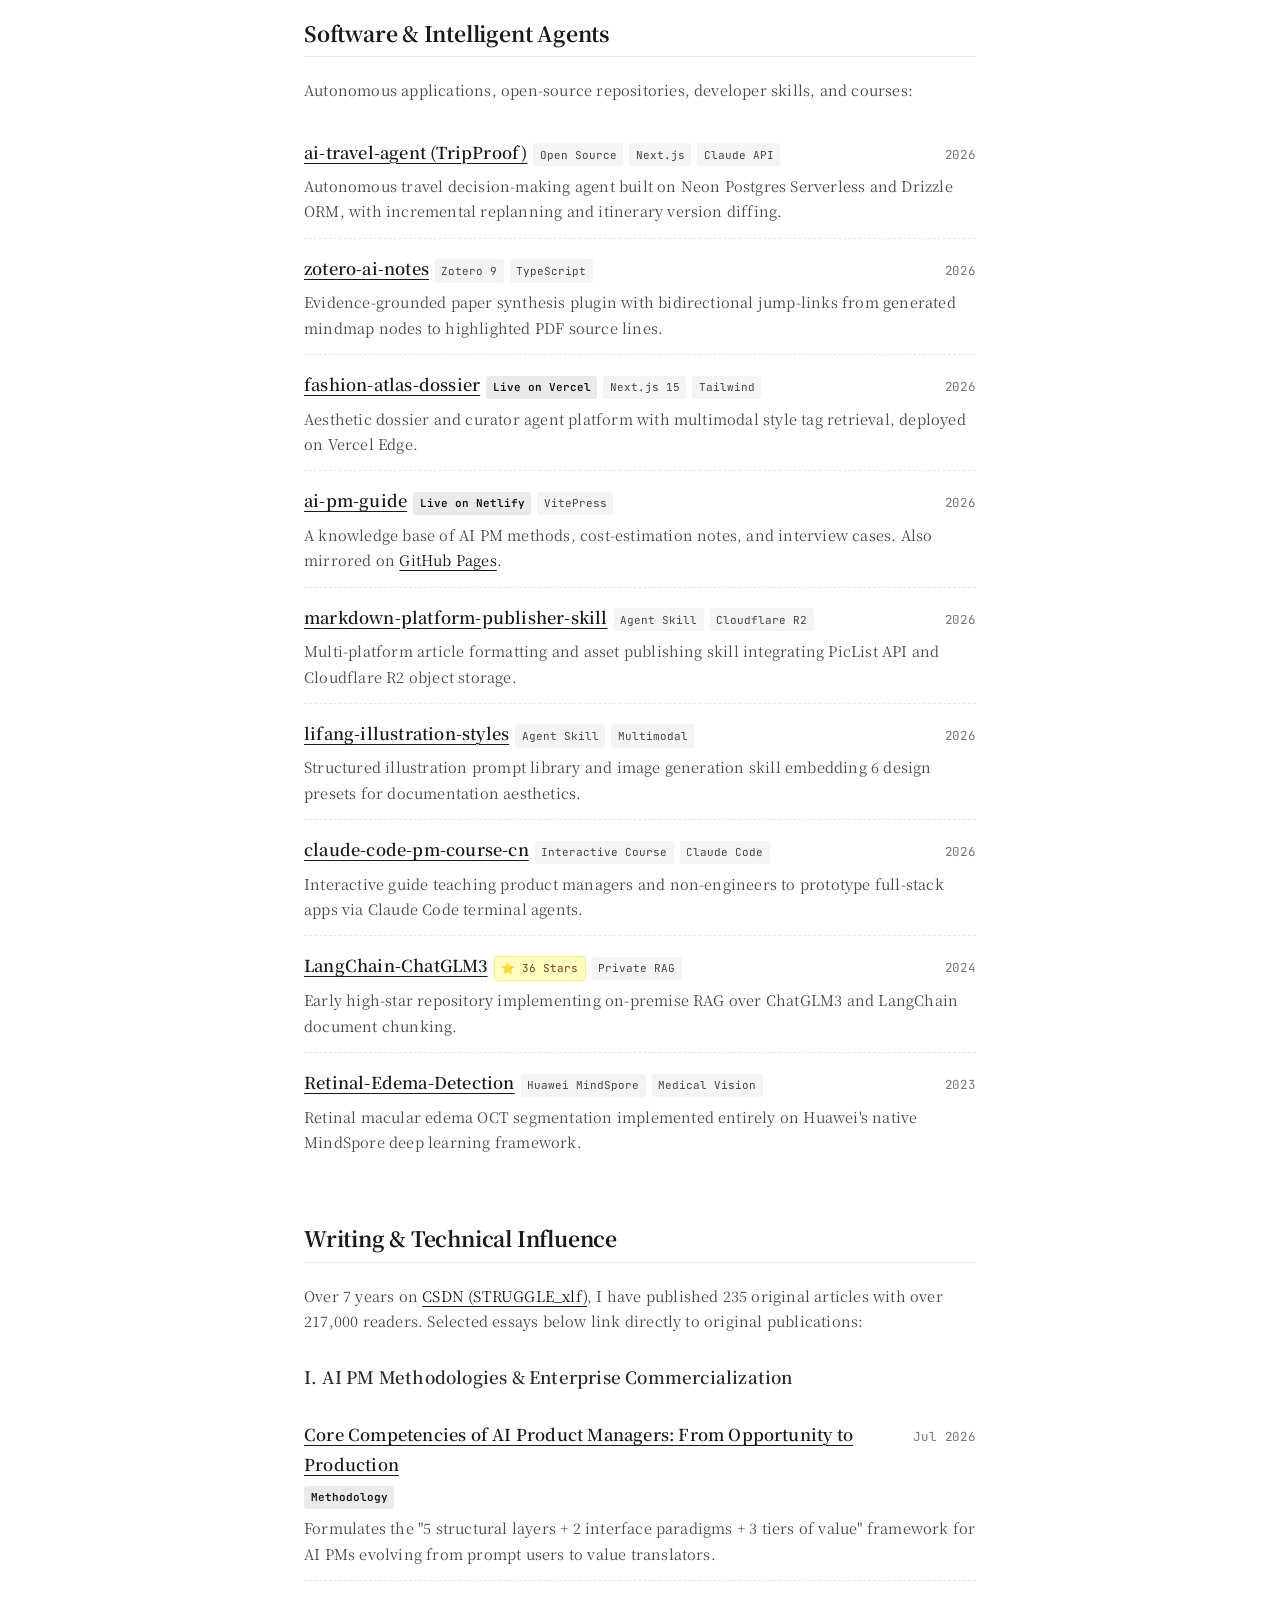
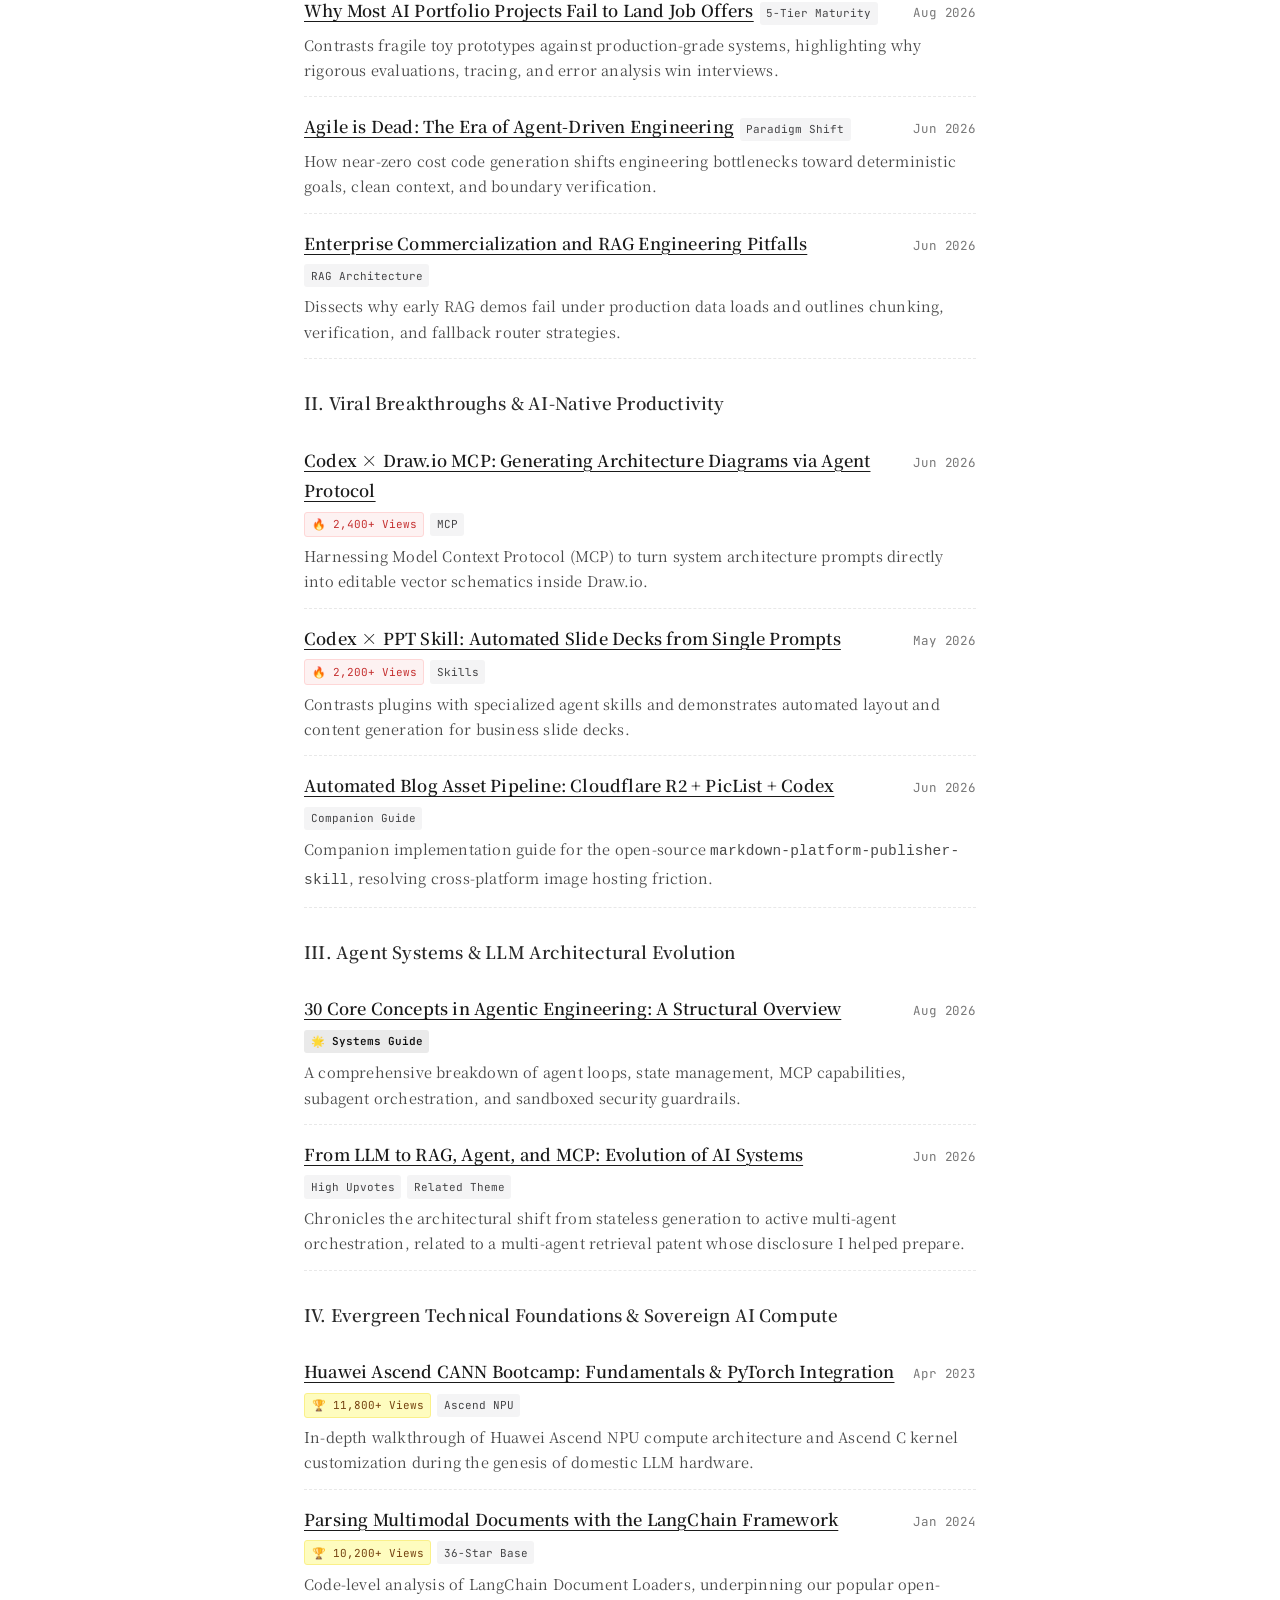
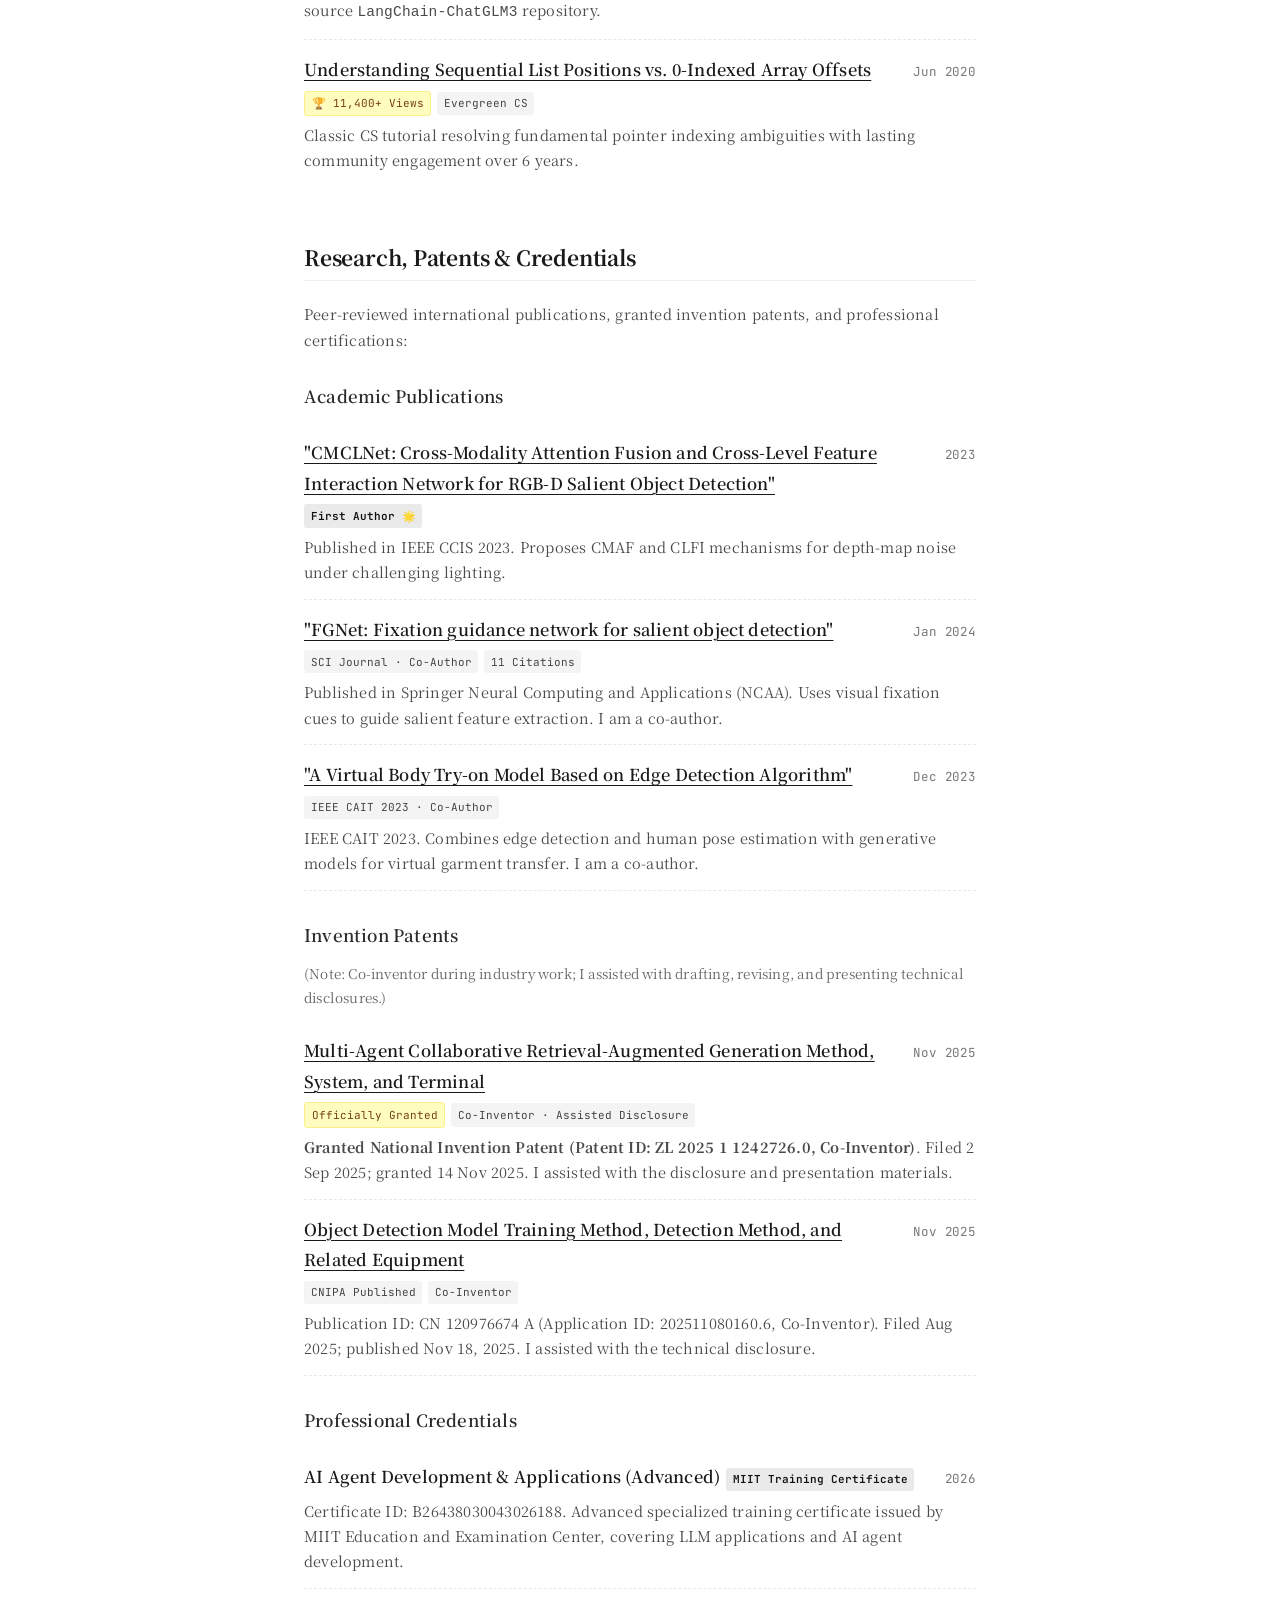
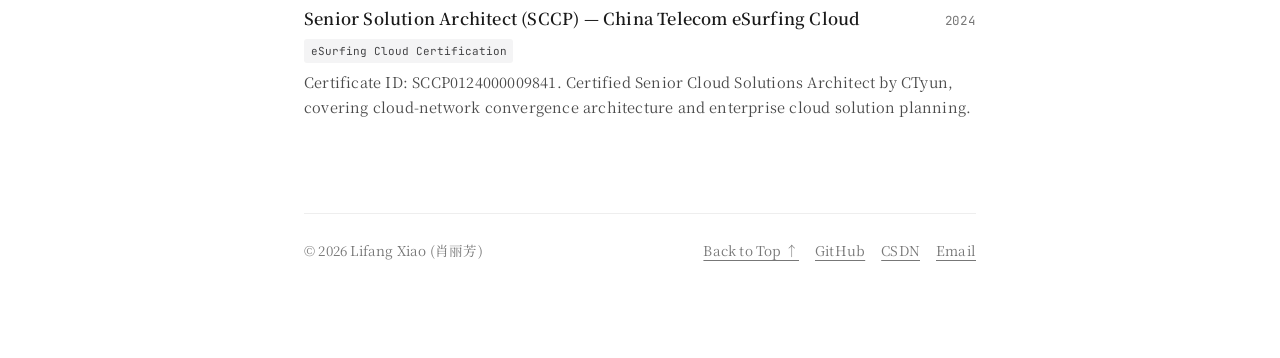
<file: en/index.html>
<!DOCTYPE html>
<html lang="en">
<head>
  <meta charset="UTF-8">
  <meta name="viewport" content="width=device-width, initial-scale=1.0">
  <title>Lifang Xiao · AI Product Manager & Researcher</title>
  <meta name="description" content="Personal portfolio of Lifang Xiao (肖丽芳): technical AI product manager and computer vision researcher. Enterprise work by actual stage, open-source agents, academic papers, an authorized patent, and technical writings with 217k+ readers.">
  <link rel="preconnect" href="https://fonts.googleapis.com">
  <link rel="preconnect" href="https://fonts.gstatic.com" crossorigin>
  <link href="https://fonts.googleapis.com/css2?family=IBM+Plex+Serif:ital,wght@0,400;0,600;1,400&family=JetBrains+Mono:wght@400;500&family=Noto+Serif+SC:wght@400;600&display=swap" rel="stylesheet">
  <link rel="stylesheet" href="../styles.css">
</head>
<body>

  <div class="container">
    <!-- Navigation -->
    <header>
      <nav class="site-nav">
        <a href="#" class="site-brand">Lifang Xiao · 肖丽芳</a>
        <div class="nav-menu">
          <a href="./index.html" class="nav-link">Highlights</a>
          <a href="./enterprise/index.html" class="nav-link">Solutions</a>
          <a href="./projects/index.html" class="nav-link">Software</a>
          <a href="./posts/index.html" class="nav-link">Writing</a>
          <a href="./research/index.html" class="nav-link">Research</a>
          <a href="https://github.com/STRUGGLE1999" target="_blank" rel="noopener" class="nav-link">GitHub ↗</a>
          <a href="https://blog.csdn.net/qq_45257495" target="_blank" rel="noopener" class="nav-link">CSDN ↗</a>
          <a href="../index.html" class="lang-switch">中文</a>
        </div>
      </nav>
    </header>

    <main>
      <!-- Hero Section -->
      <section id="about">
        <h1>Lifang Xiao</h1>
        <p class="hero-subtitle">Technical AI Product Manager & Researcher in Computer Vision and Multi-Agent Systems</p>

        <!-- Stats Banner -->
        <div class="stats-banner">
          <div class="stat-item">Coding <strong>7 Years</strong> (2019-2026)</div>
          <div class="stat-divider">|</div>
          <div class="stat-item"><strong>235</strong> Original Articles</div>
          <div class="stat-divider">|</div>
          <div class="stat-item"><strong>217,400+</strong> Tech Views</div>
          <div class="stat-divider">|</div>
          <div class="stat-item"><strong>5,660+</strong> Code Shares</div>
          <div class="stat-divider">|</div>
          <div class="stat-item"><strong>1</strong> Authorized Patent</div>
          <div class="stat-divider">|</div>
          <div class="stat-item"><strong>3</strong> Papers (1 First Author)</div>
        </div>

        <p class="lead-text">
          Hi, I am Lifang Xiao (肖丽芳). I am a technical AI Product Manager dedicated to bridging foundational machine learning research with mission-critical industry execution. I believe an impactful AI PM is neither an abstract prompt writer nor a passive conduit, but a rigorous <strong>Value Translator</strong> who transforms cutting-edge models into secure, reliable, and high-ROI production systems.
        </p>

        <p>
          <strong>Academic Research & Foundations</strong>: I received an M.Eng. in Computer Technology from the School of Artificial Intelligence, South China Normal University (SCNU). My research is in computer vision, with a focus on salient object detection, plus related work on human pose estimation and virtual try-on. I published one IEEE conference paper as first author (CMCLNet) and two papers as co-author, including FGNet in Springer NCAA (11 citations).
        </p>

        <p>
          <strong>Patent Materials</strong>: During industry work I was a co-inventor on 2 national invention patents, assisting with drafting, revising, and presenting the technical disclosure documents. <em>"Multi-Agent Collaborative Retrieval-Augmented Generation Method"</em> (Multi-Agent RAG) has been <strong>granted</strong> by CNIPA (Patent ID: <code>ZL 2025 1 1242726.0</code>). The core ideas were proposed by teammates; I do not describe this as being the lead inventor or as a deployed system I owned.
        </p>

        <p>
          <strong>Enterprise Work</strong>: At a major telecom operator, my official title is Intermediate Data Development Engineer. Since March 2026 I have worked in the government-enterprise solutions team as a Solution Support Manager (a professional role, not a people-management title). In 2025 I mainly did AI technical evaluation and algorithm workload estimates; from 2026 my work expanded to requirements, proposals, PRDs, feature lists, engineering quotes, and prototypes. Projects below are described by their actual stage. Client names are anonymized.
        </p>

        <p>
          <strong>Active Builder & Developer Influence</strong>: Over the past 7 years, I have maintained a technical blog with 235 original articles and over 217,000 readers. An advocate of AI-Native engineering, I develop and open-source full-stack autonomous systems, including constraint-locked travel decision agents, Zotero evidence-grounded research tools, and popular local private RAG pipelines.
        </p>
      </section>

      <!-- Section 1: Highlights -->
      <section id="highlights">
        <h2>Highlights</h2>
        <p class="work-desc" style="margin-bottom: 20px;">Selected work across open source, internal engineering, product specs, patents, and academic research:</p>

        <div class="work-item">
          <div class="workline">
            <div class="work-title-group">
              <a href="https://github.com/STRUGGLE1999/ai-travel-agent" target="_blank" rel="noopener" class="work-title">TripProof · Resilient AI Travel Companion (风来成行)</a>
              <span class="badge badge-primary">Live Demo</span>
              <span class="badge">Next.js</span>
              <span class="badge">Neon PG</span>
            </div>
            <div class="work-date">Aug 2026</div>
          </div>
          <p class="work-desc">
            A verification-first travel planning agent designed for high-constraint itineraries. Introduces constraint locking and localized dynamic rescheduling with a Git-style visual diff inspector. Includes PostgreSQL atomic rate limiting and cryptographic signing guards.
          </p>
        </div>

        <div class="work-item">
          <div class="workline">
            <div class="work-title-group">
              <a href="https://patents.google.com/patent/CN120723880B/en" target="_blank" rel="noopener" class="work-title">Multi-Agent Collaborative Retrieval-Augmented Generation (RAG)</a>
              <span class="badge badge-gold">Authorized Patent</span>
              <span class="badge">CNIPA Patent</span>
            </div>
            <div class="work-date">Nov 2025</div>
          </div>
          <p class="work-desc">
            Granted National Invention Patent (ZL 2025 1 1242726.0). I am a co-inventor and assisted with drafting, revising, and presenting the technical disclosure, covering policy routing, graph augmentation, and adversarial denoising for enterprise RAG.
          </p>
        </div>

        <div class="work-item">
          <div class="workline">
            <div class="work-title-group">
              <a href="https://doi.org/10.1109/ccis59572.2023.10262928" target="_blank" rel="noopener" class="work-title">CMCLNet: Cross-Modality Attention Fusion Network</a>
              <span class="badge badge-primary">IEEE CCIS · First Author</span>
              <span class="badge">Computer Vision</span>
            </div>
            <div class="work-date">Aug 2023</div>
          </div>
          <p class="work-desc">
            First-author paper at IEEE CCIS 2023. Addresses depth-sensor noise and low-light failure in RGB-D salient object detection via Cross-Modality Attention Fusion (CMAF) and Cross-Level Feature Interaction (CLFI).
          </p>
        </div>

        <div class="work-item">
          <div class="workline">
            <div class="work-title-group">
              <a href="https://github.com/STRUGGLE1999/zotero-ai-notes" target="_blank" rel="noopener" class="work-title">Zotero AI Notes —— Evidence-Grounded Mindmap Plugin</a>
              <span class="badge">TypeScript</span>
              <span class="badge">v0.4.1</span>
            </div>
            <div class="work-date">Jul 2026</div>
          </div>
          <p class="work-desc">
            Zotero 9 plugin for researchers. Enforces evidence-grounded generation bounded strictly to user highlights, with reverse trace-back anchors that navigate directly to source PDF citations in interactive SVG/XMind mindmaps.
          </p>
        </div>

        <div class="work-item">
          <div class="workline">
            <div class="work-title-group">
              <a href="./enterprise/index.html" class="work-title">Local ASR Voice Transcription & Smart Meeting System for Judicial Organ</a>
              <span class="badge badge-primary">Specs & Handoff to R&amp;D</span>
              <span class="badge">On-Premise</span>
              <span class="badge">ASR / Hotwords</span>
            </div>
            <div class="work-date">Jun 2026</div>
          </div>
          <p class="work-desc">
            Completed on-site research, demo, PRD, feature list, quotation, and prototypes for on-premise judicial ASR. Designed global-shortcut dictation, streaming ASR, and original/polished dual output; compared buy-vs-build. After R&amp;D started, ownership moved to the project manager.
          </p>
        </div>

        <div class="work-item">
          <div class="workline">
            <div class="work-title-group">
              <a href="./enterprise/index.html" class="work-title">Internal Archive OCR Scanning System</a>
              <span class="badge badge-primary">Shipped Internally</span>
              <span class="badge">PP-OCRv3</span>
              <span class="badge">FastAPI</span>
            </div>
            <div class="work-date">Dec 2025</div>
          </div>
          <p class="work-desc">
            Independently built the OCR algorithm and business parsers, with fixed-ROI cropping and FastAPI serving; packaged for Linux and deployed on Ubuntu. Scanner ingest, archive UI, and storage were owned by teammates. I did not track post-delivery usage; formal accuracy awaits a blind evaluation.
          </p>
        </div>
      </section>

      <!-- Section 2: Enterprise Solutions -->
      <section id="enterprise">
        <h2>Enterprise AI Solutions</h2>
        <p class="work-desc" style="margin-bottom: 20px;">
          Representative work at a telecom operator, described by actual stage—not as shipped production systems. <strong>Client names are anonymized</strong>:
        </p>

        <div class="work-item">
          <div class="workline">
            <div class="work-title-group">
              <span class="work-title">Internal Archive OCR Scanning System</span>
              <span class="badge badge-primary">Shipped Internally</span>
              <span class="badge">PP-OCRv3 / FastAPI</span>
            </div>
            <div class="work-date">Dec 2025</div>
          </div>
          <p class="work-desc">
            Independently built OCR algorithms and business parsers (fixed-ROI cropping, regex extraction, multi-page grouping), wrapped them in FastAPI, and deployed on Ubuntu. I did not track post-delivery usage; formal accuracy awaits a blind evaluation.
          </p>
        </div>

        <div class="work-item">
          <div class="workline">
            <div class="work-title-group">
              <span class="work-title">On-Premise ASR Meeting System for a Judicial Organ</span>
              <span class="badge badge-primary">Handed to R&amp;D</span>
              <span class="badge">PRD / Prototype / Quote</span>
            </div>
            <div class="work-date">Jun 2026</div>
          </div>
          <p class="work-desc">
            Completed field research, demo, PRD, feature list, quotation, and prototypes. Phase-one plans lightweight speaker diarization; voiceprint ID is a later option. After R&amp;D started, ownership moved to the project manager.
          </p>
        </div>

        <div class="work-item">
          <div class="workline">
            <div class="work-title-group">
              <span class="work-title">Smart Traffic Command Center Dashboard Demo</span>
              <span class="badge">Used in Client Demo</span>
              <span class="badge">Frontend / API Integration</span>
            </div>
            <div class="work-date">2026</div>
          </div>
          <p class="work-desc">
            Designed the dashboard prototype, built the frontend, and integrated backend APIs, delivering an interactive version successfully used for smart traffic management client demonstrations.
          </p>
        </div>

        <div class="work-item">
          <div class="workline">
            <div class="work-title-group">
              <span class="work-title">Honor Hall AI Display Upgrade for a Restricted Site</span>
              <span class="badge">Solution Design</span>
              <span class="badge">Prototype / Quote</span>
            </div>
            <div class="work-date">Mar 2026</div>
          </div>
          <p class="work-desc">
            Delivered the client-facing tailored proposal deck, four interactive HTML prototypes, a comprehensive feature list, and project pricing models.
          </p>
        </div>

        <div class="work-item">
          <div class="workline">
            <div class="work-title-group">
              <span class="work-title">Low-Altitude Connected Platform (PRD &amp; Prototype)</span>
              <span class="badge">Requirements Design</span>
              <span class="badge">PRD / Flowcharts / Prototype</span>
            </div>
            <div class="work-date">Mar 2026</div>
          </div>
          <p class="work-desc">
            Conducted client requirement interviews, authored and iterated the V5/V5.2 PRDs, and built interactive HTML prototypes along with end-to-end Draw.io process flows.
          </p>
        </div>

        <div class="work-item">
          <div class="workline">
            <div class="work-title-group">
              <span class="work-title">Customs Anti-Smuggling Data &amp; Agent Opportunity</span>
              <span class="badge">Industry Research</span>
              <span class="badge">Pitch / Proposal Deck</span>
            </div>
            <div class="work-date">2026</div>
          </div>
          <p class="work-desc">
            Analyzed anti-smuggling workflows and data governance needs, producing industry research reports, tailored solutions, and pitch presentations delivered directly to client stakeholders.
          </p>
        </div>

        <div class="work-item">
          <div class="workline">
            <div class="work-title-group">
              <span class="work-title">Fire Station Smart-Campus Field Research</span>
              <span class="badge">Field Research</span>
              <span class="badge">Needs / Meeting Minutes</span>
            </div>
            <div class="work-date">Sep 2026</div>
          </div>
          <p class="work-desc">
            Conducted on-site interviews at fire rescue stations, designing questionnaire lists, compiling field observation transcripts, and synthesizing requirements for frontline operational efficiency.
          </p>
        </div>

        <div class="work-item">
          <div class="workline">
            <div class="work-title-group">
              <span class="work-title">Public-Cloud Migration Bid for a Rental Platform</span>
              <span class="badge">Opportunity Review</span>
              <span class="badge">Scope / Quote Coordination</span>
            </div>
            <div class="work-date">2026</div>
          </div>
          <p class="work-desc">
            Participated in client scoping sessions to clarify migration boundaries and compatibility requirements, coordinating technical sizing and pricing support for the enterprise bid.
          </p>
        </div>

        <h3>Other opportunity reviews (brief)</h3>
        <div class="work-item">
          <div class="workline">
            <div class="work-title-group">
              <span class="work-title">Housing Provident Fund Recapture Verification Opportunity</span>
              <span class="badge">Tech Evaluation</span>
            </div>
            <div class="work-date">2026</div>
          </div>
          <p class="work-desc">Assessed the feasibility of integrating AI-OCR recognition and intelligent verification algorithms for housing provident fund recovery and enforcement workflows.</p>
        </div>
        <div class="work-item">
          <div class="workline">
            <div class="work-title-group">
              <span class="work-title">Smart Checkup Opportunity Review</span>
              <span class="badge">Tech Evaluation</span>
            </div>
            <div class="work-date">2024</div>
          </div>
          <p class="work-desc">Evaluated AI functional feasibility and technical roadmap for medical checkup centers, focusing on smart pre-consultation, voice-interactive guidance, and personalized package recommendations.</p>
        </div>
        <div class="work-item">
          <div class="workline">
            <div class="work-title-group">
              <span class="work-title">Duty-Free Store Video AI Inspection Opportunity</span>
              <span class="badge">Tech Evaluation</span>
            </div>
            <div class="work-date">2025</div>
          </div>
          <p class="work-desc">Evaluated CV algorithm feasibility for staff compliance inspection, bidirectional foot-traffic counting, and shopper trajectory analysis using existing in-store surveillance cameras.</p>
        </div>
      </section>

      <!-- Section 3: Software & Agents -->
      <section id="software">
        <h2>Software & Intelligent Agents</h2>
        <p class="work-desc" style="margin-bottom: 20px;">
          Autonomous applications, open-source repositories, developer skills, and courses:
        </p>

        <div class="work-item">
          <div class="workline">
            <div class="work-title-group">
              <a href="https://github.com/STRUGGLE1999/ai-travel-agent" target="_blank" rel="noopener" class="work-title">ai-travel-agent (TripProof)</a>
              <span class="badge">Open Source</span>
              <span class="badge">Next.js</span>
              <span class="badge">Claude API</span>
            </div>
            <div class="work-date">2026</div>
          </div>
          <p class="work-desc">
            Autonomous travel decision-making agent built on Neon Postgres Serverless and Drizzle ORM, with incremental replanning and itinerary version diffing.
          </p>
        </div>

        <div class="work-item">
          <div class="workline">
            <div class="work-title-group">
              <a href="https://github.com/STRUGGLE1999/zotero-ai-notes" target="_blank" rel="noopener" class="work-title">zotero-ai-notes</a>
              <span class="badge">Zotero 9</span>
              <span class="badge">TypeScript</span>
            </div>
            <div class="work-date">2026</div>
          </div>
          <p class="work-desc">
            Evidence-grounded paper synthesis plugin with bidirectional jump-links from generated mindmap nodes to highlighted PDF source lines.
          </p>
        </div>

        <div class="work-item">
          <div class="workline">
            <div class="work-title-group">
              <a href="https://fashion-atlas-dossier.vercel.app" target="_blank" rel="noopener" class="work-title">fashion-atlas-dossier</a>
              <span class="badge badge-primary">Live on Vercel</span>
              <span class="badge">Next.js 15</span>
              <span class="badge">Tailwind</span>
            </div>
            <div class="work-date">2026</div>
          </div>
          <p class="work-desc">
            Aesthetic dossier and curator agent platform with multimodal style tag retrieval, deployed on Vercel Edge.
          </p>
        </div>

        <div class="work-item">
          <div class="workline">
            <div class="work-title-group">
              <a href="https://ai-pm-guide.netlify.app" target="_blank" rel="noopener" class="work-title">ai-pm-guide</a>
              <span class="badge badge-primary">Live on Netlify</span>
              <span class="badge">VitePress</span>
            </div>
            <div class="work-date">2026</div>
          </div>
          <p class="work-desc">
            A knowledge base of AI PM methods, cost-estimation notes, and interview cases. Also mirrored on <a href="https://struggle1999.github.io/ai-pm-guide/" target="_blank" rel="noopener">GitHub Pages</a>.
          </p>
        </div>

        <div class="work-item">
          <div class="workline">
            <div class="work-title-group">
              <a href="https://github.com/STRUGGLE1999/markdown-platform-publisher-skill" target="_blank" rel="noopener" class="work-title">markdown-platform-publisher-skill</a>
              <span class="badge">Agent Skill</span>
              <span class="badge">Cloudflare R2</span>
            </div>
            <div class="work-date">2026</div>
          </div>
          <p class="work-desc">
            Multi-platform article formatting and asset publishing skill integrating PicList API and Cloudflare R2 object storage.
          </p>
        </div>

        <div class="work-item">
          <div class="workline">
            <div class="work-title-group">
              <a href="https://github.com/STRUGGLE1999/lifang-illustration-styles" target="_blank" rel="noopener" class="work-title">lifang-illustration-styles</a>
              <span class="badge">Agent Skill</span>
              <span class="badge">Multimodal</span>
            </div>
            <div class="work-date">2026</div>
          </div>
          <p class="work-desc">
            Structured illustration prompt library and image generation skill embedding 6 design presets for documentation aesthetics.
          </p>
        </div>

        <div class="work-item">
          <div class="workline">
            <div class="work-title-group">
              <a href="https://github.com/STRUGGLE1999/claude-code-pm-course-cn" target="_blank" rel="noopener" class="work-title">claude-code-pm-course-cn</a>
              <span class="badge">Interactive Course</span>
              <span class="badge">Claude Code</span>
            </div>
            <div class="work-date">2026</div>
          </div>
          <p class="work-desc">
            Interactive guide teaching product managers and non-engineers to prototype full-stack apps via Claude Code terminal agents.
          </p>
        </div>

        <div class="work-item">
          <div class="workline">
            <div class="work-title-group">
              <a href="https://github.com/STRUGGLE1999/LangChain-ChatGLM3" target="_blank" rel="noopener" class="work-title">LangChain-ChatGLM3</a>
              <span class="badge badge-gold">⭐ 36 Stars</span>
              <span class="badge">Private RAG</span>
            </div>
            <div class="work-date">2024</div>
          </div>
          <p class="work-desc">
            Early high-star repository implementing on-premise RAG over ChatGLM3 and LangChain document chunking.
          </p>
        </div>

        <div class="work-item">
          <div class="workline">
            <div class="work-title-group">
              <a href="https://github.com/STRUGGLE1999/Retinal-Edema-Detection" target="_blank" rel="noopener" class="work-title">Retinal-Edema-Detection</a>
              <span class="badge">Huawei MindSpore</span>
              <span class="badge">Medical Vision</span>
            </div>
            <div class="work-date">2023</div>
          </div>
          <p class="work-desc">
            Retinal macular edema OCT segmentation implemented entirely on Huawei's native MindSpore deep learning framework.
          </p>
        </div>
      </section>

      <!-- Section 4: Writing & Posts -->
      <section id="writing">
        <h2>Writing & Technical Influence</h2>
        <p class="work-desc" style="margin-bottom: 20px;">
          Over 7 years on <a href="https://blog.csdn.net/qq_45257495" target="_blank" rel="noopener">CSDN (STRUGGLE_xlf)</a>, I have published 235 original articles with over 217,000 readers. Selected essays below link directly to original publications:
        </p>

        <h3>I. AI PM Methodologies & Enterprise Commercialization</h3>

        <div class="work-item">
          <div class="workline">
            <div class="work-title-group">
              <a href="https://blog.csdn.net/qq_45257495/article/details/162739733" target="_blank" rel="noopener" class="work-title">Core Competencies of AI Product Managers: From Opportunity to Production</a>
              <span class="badge badge-primary">Methodology</span>
            </div>
            <div class="work-date">Jul 2026</div>
          </div>
          <p class="work-desc">
            Formulates the "5 structural layers + 2 interface paradigms + 3 tiers of value" framework for AI PMs evolving from prompt users to value translators.
          </p>
        </div>

        <div class="work-item">
          <div class="workline">
            <div class="work-title-group">
              <a href="https://blog.csdn.net/qq_45257495/article/details/163436107" target="_blank" rel="noopener" class="work-title">Why Most AI Portfolio Projects Fail to Land Job Offers</a>
              <span class="badge">5-Tier Maturity</span>
            </div>
            <div class="work-date">Aug 2026</div>
          </div>
          <p class="work-desc">
            Contrasts fragile toy prototypes against production-grade systems, highlighting why rigorous evaluations, tracing, and error analysis win interviews.
          </p>
        </div>

        <div class="work-item">
          <div class="workline">
            <div class="work-title-group">
              <a href="https://blog.csdn.net/qq_45257495/article/details/162205411" target="_blank" rel="noopener" class="work-title">Agile is Dead: The Era of Agent-Driven Engineering</a>
              <span class="badge">Paradigm Shift</span>
            </div>
            <div class="work-date">Jun 2026</div>
          </div>
          <p class="work-desc">
            How near-zero cost code generation shifts engineering bottlenecks toward deterministic goals, clean context, and boundary verification.
          </p>
        </div>

        <div class="work-item">
          <div class="workline">
            <div class="work-title-group">
              <a href="https://blog.csdn.net/qq_45257495/article/details/162554834" target="_blank" rel="noopener" class="work-title">Enterprise Commercialization and RAG Engineering Pitfalls</a>
              <span class="badge">RAG Architecture</span>
            </div>
            <div class="work-date">Jun 2026</div>
          </div>
          <p class="work-desc">
            Dissects why early RAG demos fail under production data loads and outlines chunking, verification, and fallback router strategies.
          </p>
        </div>

        <h3>II. Viral Breakthroughs & AI-Native Productivity</h3>

        <div class="work-item">
          <div class="workline">
            <div class="work-title-group">
              <a href="https://blog.csdn.net/qq_45257495/article/details/161626932" target="_blank" rel="noopener" class="work-title">Codex × Draw.io MCP: Generating Architecture Diagrams via Agent Protocol</a>
              <span class="badge badge-heat">🔥 2,400+ Views</span>
              <span class="badge">MCP</span>
            </div>
            <div class="work-date">Jun 2026</div>
          </div>
          <p class="work-desc">
            Harnessing Model Context Protocol (MCP) to turn system architecture prompts directly into editable vector schematics inside Draw.io.
          </p>
        </div>

        <div class="work-item">
          <div class="workline">
            <div class="work-title-group">
              <a href="https://blog.csdn.net/qq_45257495/article/details/161510932" target="_blank" rel="noopener" class="work-title">Codex × PPT Skill: Automated Slide Decks from Single Prompts</a>
              <span class="badge badge-heat">🔥 2,200+ Views</span>
              <span class="badge">Skills</span>
            </div>
            <div class="work-date">May 2026</div>
          </div>
          <p class="work-desc">
            Contrasts plugins with specialized agent skills and demonstrates automated layout and content generation for business slide decks.
          </p>
        </div>

        <div class="work-item">
          <div class="workline">
            <div class="work-title-group">
              <a href="https://blog.csdn.net/qq_45257495/article/details/162431373" target="_blank" rel="noopener" class="work-title">Automated Blog Asset Pipeline: Cloudflare R2 + PicList + Codex</a>
              <span class="badge">Companion Guide</span>
            </div>
            <div class="work-date">Jun 2026</div>
          </div>
          <p class="work-desc">
            Companion implementation guide for the open-source <code>markdown-platform-publisher-skill</code>, resolving cross-platform image hosting friction.
          </p>
        </div>

        <h3>III. Agent Systems & LLM Architectural Evolution</h3>

        <div class="work-item">
          <div class="workline">
            <div class="work-title-group">
              <a href="https://blog.csdn.net/qq_45257495/article/details/163537686" target="_blank" rel="noopener" class="work-title">30 Core Concepts in Agentic Engineering: A Structural Overview</a>
              <span class="badge badge-primary">🌟 Systems Guide</span>
            </div>
            <div class="work-date">Aug 2026</div>
          </div>
          <p class="work-desc">
            A comprehensive breakdown of agent loops, state management, MCP capabilities, subagent orchestration, and sandboxed security guardrails.
          </p>
        </div>

        <div class="work-item">
          <div class="workline">
            <div class="work-title-group">
              <a href="https://blog.csdn.net/qq_45257495/article/details/162384218" target="_blank" rel="noopener" class="work-title">From LLM to RAG, Agent, and MCP: Evolution of AI Systems</a>
              <span class="badge">High Upvotes</span>
              <span class="badge">Related Theme</span>
            </div>
            <div class="work-date">Jun 2026</div>
          </div>
          <p class="work-desc">
            Chronicles the architectural shift from stateless generation to active multi-agent orchestration, related to a multi-agent retrieval patent whose disclosure I helped prepare.
          </p>
        </div>

        <h3>IV. Evergreen Technical Foundations & Sovereign AI Compute</h3>

        <div class="work-item">
          <div class="workline">
            <div class="work-title-group">
              <a href="https://blog.csdn.net/qq_45257495/article/details/130240385" target="_blank" rel="noopener" class="work-title">Huawei Ascend CANN Bootcamp: Fundamentals & PyTorch Integration</a>
              <span class="badge badge-gold">🏆 11,800+ Views</span>
              <span class="badge">Ascend NPU</span>
            </div>
            <div class="work-date">Apr 2023</div>
          </div>
          <p class="work-desc">
            In-depth walkthrough of Huawei Ascend NPU compute architecture and Ascend C kernel customization during the genesis of domestic LLM hardware.
          </p>
        </div>

        <div class="work-item">
          <div class="workline">
            <div class="work-title-group">
              <a href="https://blog.csdn.net/qq_45257495/article/details/135357123" target="_blank" rel="noopener" class="work-title">Parsing Multimodal Documents with the LangChain Framework</a>
              <span class="badge badge-gold">🏆 10,200+ Views</span>
              <span class="badge">36-Star Base</span>
            </div>
            <div class="work-date">Jan 2024</div>
          </div>
          <p class="work-desc">
            Code-level analysis of LangChain Document Loaders, underpinning our popular open-source <code>LangChain-ChatGLM3</code> repository.
          </p>
        </div>

        <div class="work-item">
          <div class="workline">
            <div class="work-title-group">
              <a href="https://blog.csdn.net/qq_45257495/article/details/107025135" target="_blank" rel="noopener" class="work-title">Understanding Sequential List Positions vs. 0-Indexed Array Offsets</a>
              <span class="badge badge-gold">🏆 11,400+ Views</span>
              <span class="badge">Evergreen CS</span>
            </div>
            <div class="work-date">Jun 2020</div>
          </div>
          <p class="work-desc">
            Classic CS tutorial resolving fundamental pointer indexing ambiguities with lasting community engagement over 6 years.
          </p>
        </div>
      </section>

      <!-- Section 5: Academic Research & Patents -->
      <section id="research">
        <h2>Research, Patents & Credentials</h2>
        <p class="work-desc" style="margin-bottom: 20px;">Peer-reviewed international publications, granted invention patents, and professional certifications:</p>

        <h3>Academic Publications</h3>
        <div class="work-item">
          <div class="workline">
            <div class="work-title-group">
              <a href="https://doi.org/10.1109/ccis59572.2023.10262928" target="_blank" rel="noopener" class="work-title">"CMCLNet: Cross-Modality Attention Fusion and Cross-Level Feature Interaction Network for RGB-D Salient Object Detection"</a>
              <span class="badge badge-primary">First Author 🌟</span>
            </div>
            <div class="work-date">2023</div>
          </div>
          <p class="work-desc">
            Published in IEEE CCIS 2023. Proposes CMAF and CLFI mechanisms for depth-map noise under challenging lighting.
          </p>
        </div>

        <div class="work-item">
          <div class="workline">
            <div class="work-title-group">
              <a href="https://doi.org/10.1007/s00521-023-09028-4" target="_blank" rel="noopener" class="work-title">"FGNet: Fixation guidance network for salient object detection"</a>
              <span class="badge">SCI Journal · Co-Author</span>
              <span class="badge">11 Citations</span>
            </div>
            <div class="work-date">Jan 2024</div>
          </div>
          <p class="work-desc">
            Published in Springer Neural Computing and Applications (NCAA). Uses visual fixation cues to guide salient feature extraction. I am a co-author.
          </p>
        </div>

        <div class="work-item">
          <div class="workline">
            <div class="work-title-group">
              <a href="https://doi.org/10.1109/cait59945.2023.10468846" target="_blank" rel="noopener" class="work-title">"A Virtual Body Try-on Model Based on Edge Detection Algorithm"</a>
              <span class="badge">IEEE CAIT 2023 · Co-Author</span>
            </div>
            <div class="work-date">Dec 2023</div>
          </div>
          <p class="work-desc">
            IEEE CAIT 2023. Combines edge detection and human pose estimation with generative models for virtual garment transfer. I am a co-author.
          </p>
        </div>

        <h3>Invention Patents</h3>
        <p class="work-desc" style="margin-bottom: 12px; font-size: 13.5px; color: #666;">(Note: Co-inventor during industry work; I assisted with drafting, revising, and presenting technical disclosures.)</p>
        <div class="work-item">
          <div class="workline">
            <div class="work-title-group">
              <a href="https://patents.google.com/patent/CN120723880B/en" target="_blank" rel="noopener" class="work-title">Multi-Agent Collaborative Retrieval-Augmented Generation Method, System, and Terminal</a>
              <span class="badge badge-gold">Officially Granted</span>
              <span class="badge">Co-Inventor · Assisted Disclosure</span>
            </div>
            <div class="work-date">Nov 2025</div>
          </div>
          <p class="work-desc">
            <strong>Granted National Invention Patent (Patent ID: ZL 2025 1 1242726.0, Co-Inventor)</strong>. Filed 2 Sep 2025; granted 14 Nov 2025. I assisted with the disclosure and presentation materials.
          </p>
        </div>

        <div class="work-item">
          <div class="workline">
            <div class="work-title-group">
              <a href="https://patents.google.com/patent/CN120976674A/en" target="_blank" rel="noopener" class="work-title">Object Detection Model Training Method, Detection Method, and Related Equipment</a>
              <span class="badge">CNIPA Published</span>
              <span class="badge">Co-Inventor</span>
            </div>
            <div class="work-date">Nov 2025</div>
          </div>
          <p class="work-desc">
            Publication ID: CN 120976674 A (Application ID: 202511080160.6, Co-Inventor). Filed Aug 2025; published Nov 18, 2025. I assisted with the technical disclosure.
          </p>
        </div>

        <h3>Professional Credentials</h3>
        <div class="work-item">
          <div class="workline">
            <div class="work-title-group">
              <span class="work-title">AI Agent Development &amp; Applications (Advanced)</span>
              <span class="badge badge-primary">MIIT Training Certificate</span>
            </div>
            <div class="work-date">2026</div>
          </div>
          <p class="work-desc">Certificate ID: B26438030043026188. Advanced specialized training certificate issued by MIIT Education and Examination Center, covering LLM applications and AI agent development.</p>
        </div>

        <div class="work-item">
          <div class="workline">
            <div class="work-title-group">
              <span class="work-title">Senior Solution Architect (SCCP) — China Telecom eSurfing Cloud</span>
              <span class="badge">eSurfing Cloud Certification</span>
            </div>
            <div class="work-date">2024</div>
          </div>
          <p class="work-desc">Certificate ID: SCCP0124000009841. Certified Senior Cloud Solutions Architect by CTyun, covering cloud-network convergence architecture and enterprise cloud solution planning.</p>
        </div>
      </section>
    </main>

    <!-- Footer -->
    <footer>
      <div>
        <span>© 2026 Lifang Xiao (肖丽芳)</span>
      </div>
      <div class="footer-links">
        <a href="#about">Back to Top ↑</a>
        <a href="https://github.com/STRUGGLE1999" target="_blank" rel="noopener">GitHub</a>
        <a href="https://blog.csdn.net/qq_45257495" target="_blank" rel="noopener">CSDN</a>
        <a href="mailto:18938842528@163.com">Email</a>
      </div>
    </footer>
  </div>

</body>
</html>
</file>
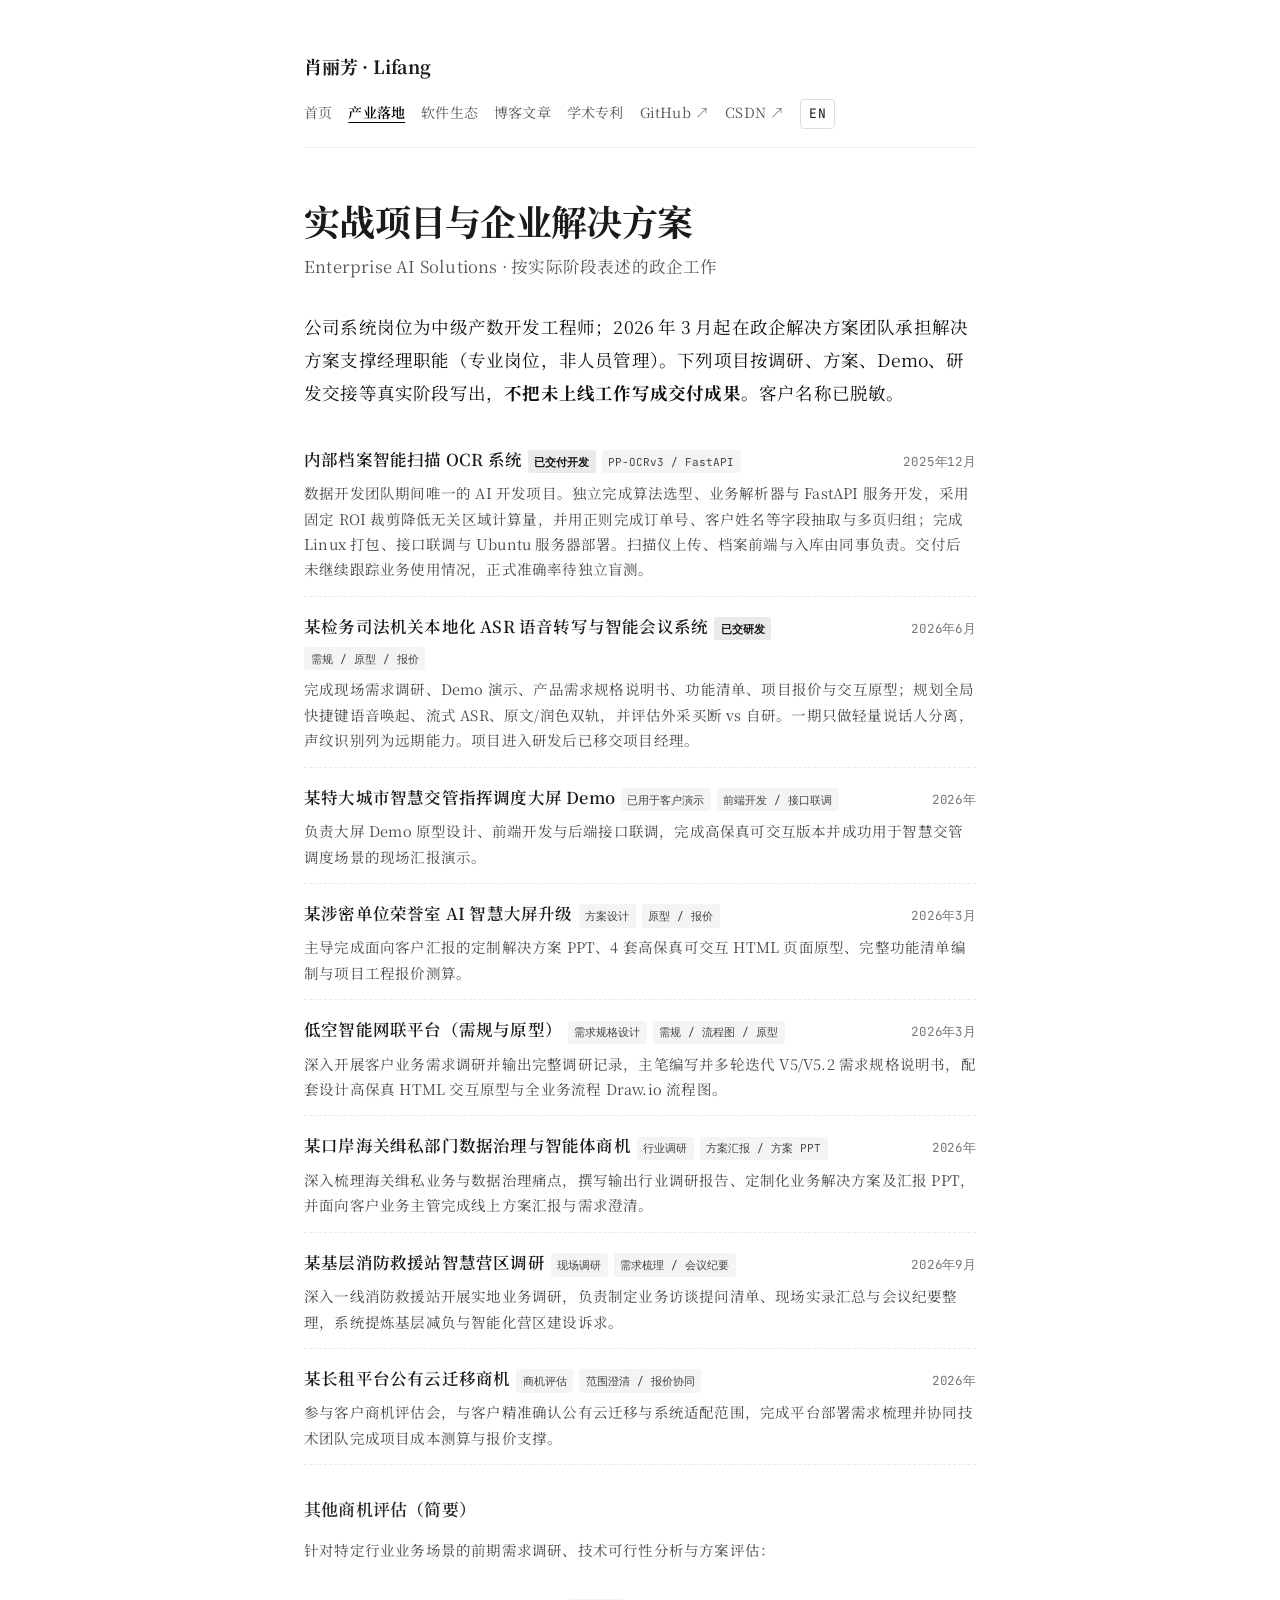
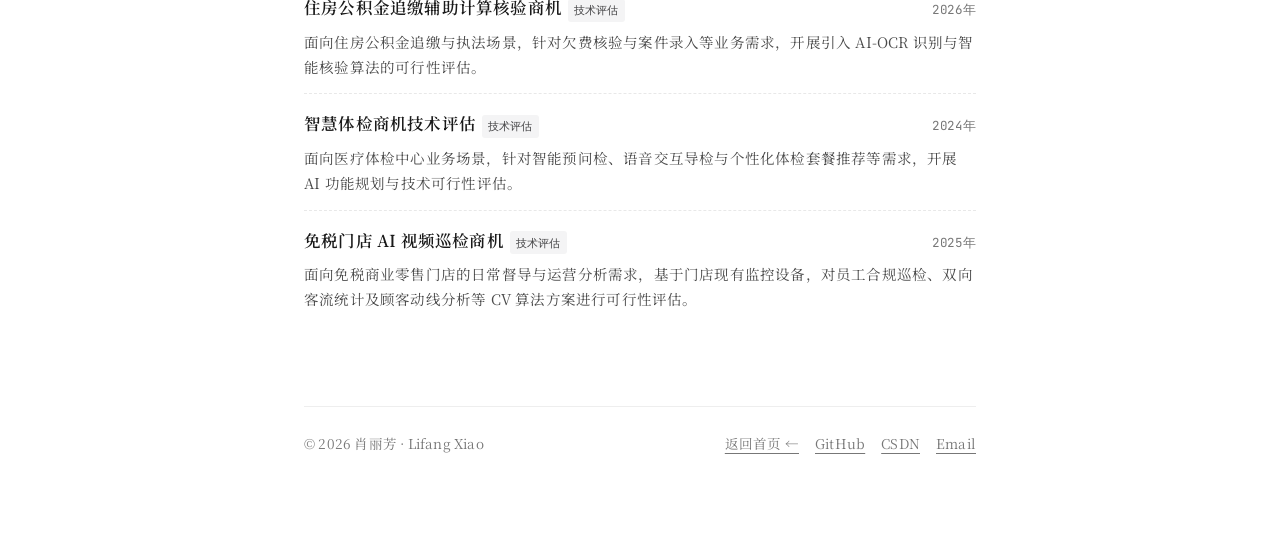
<file: enterprise/index.html>
<!DOCTYPE html>
<html lang="zh-CN">
<head>
  <meta charset="UTF-8">
  <meta name="viewport" content="width=device-width, initial-scale=1.0">
  <title>产业项目与解决方案 · 肖丽芳 (Lifang Xiao)</title>
  <meta name="description" content="肖丽芳在通信运营商期间的政企 AI 工作：内部 OCR 开发交付、需规与原型、调研与方案汇报。按实际阶段表述，客户名称已脱敏。">
  <link rel="preconnect" href="https://fonts.googleapis.com">
  <link rel="preconnect" href="https://fonts.gstatic.com" crossorigin>
  <link href="https://fonts.googleapis.com/css2?family=Noto+Serif+SC:wght@400;500;600;700&family=IBM+Plex+Serif:ital,wght@0,400;0,600;1,400&family=JetBrains+Mono:wght@400;500&display=swap" rel="stylesheet">
  <link rel="stylesheet" href="../styles.css">
</head>
<body>

  <div class="container">
    <!-- 顶部导航栏 -->
    <header>
      <nav class="site-nav">
        <a href="../index.html" class="site-brand">肖丽芳 · Lifang</a>
        <div class="nav-menu">
          <a href="../index.html" class="nav-link">首页</a>
          <a href="./index.html" class="nav-link" style="color: #000; font-weight: 600; text-decoration: underline;">产业落地</a>
          <a href="../projects/index.html" class="nav-link">软件生态</a>
          <a href="../posts/index.html" class="nav-link">博客文章</a>
          <a href="../research/index.html" class="nav-link">学术专利</a>
          <a href="https://github.com/STRUGGLE1999" target="_blank" rel="noopener" class="nav-link">GitHub ↗</a>
          <a href="https://blog.csdn.net/qq_45257495" target="_blank" rel="noopener" class="nav-link">CSDN ↗</a>
          <a href="../en/enterprise/index.html" class="lang-switch">EN</a>
        </div>
      </nav>
    </header>

    <main>
      <section>
        <h1>实战项目与企业解决方案</h1>
        <p class="hero-subtitle">Enterprise AI Solutions · 按实际阶段表述的政企工作</p>

        <p class="lead-text">
          公司系统岗位为中级产数开发工程师；2026 年 3 月起在政企解决方案团队承担解决方案支撑经理职能（专业岗位，非人员管理）。下列项目按调研、方案、Demo、研发交接等真实阶段写出，<strong>不把未上线工作写成交付成果</strong>。客户名称已脱敏。
        </p>

        <div class="work-item">
          <div class="workline">
            <div class="work-title-group">
              <span class="work-title">内部档案智能扫描 OCR 系统</span>
              <span class="badge badge-primary">已交付开发</span>
              <span class="badge">PP-OCRv3 / FastAPI</span>
            </div>
            <div class="work-date">2025年12月</div>
          </div>
          <p class="work-desc">
            数据开发团队期间唯一的 AI 开发项目。独立完成算法选型、业务解析器与 FastAPI 服务开发，采用固定 ROI 裁剪降低无关区域计算量，并用正则完成订单号、客户姓名等字段抽取与多页归组；完成 Linux 打包、接口联调与 Ubuntu 服务器部署。扫描仪上传、档案前端与入库由同事负责。交付后未继续跟踪业务使用情况，正式准确率待独立盲测。
          </p>
        </div>

        <div class="work-item">
          <div class="workline">
            <div class="work-title-group">
              <span class="work-title">某检务司法机关本地化 ASR 语音转写与智能会议系统</span>
              <span class="badge badge-primary">已交研发</span>
              <span class="badge">需规 / 原型 / 报价</span>
            </div>
            <div class="work-date">2026年6月</div>
          </div>
          <p class="work-desc">
            完成现场需求调研、Demo 演示、产品需求规格说明书、功能清单、项目报价与交互原型；规划全局快捷键语音唤起、流式 ASR、原文/润色双轨，并评估外采买断 vs 自研。一期只做轻量说话人分离，声纹识别列为远期能力。项目进入研发后已移交项目经理。
          </p>
        </div>

        <div class="work-item">
          <div class="workline">
            <div class="work-title-group">
              <span class="work-title">某特大城市智慧交管指挥调度大屏 Demo</span>
              <span class="badge">已用于客户演示</span>
              <span class="badge">前端开发 / 接口联调</span>
            </div>
            <div class="work-date">2026年</div>
          </div>
          <p class="work-desc">
            负责大屏 Demo 原型设计、前端开发与后端接口联调，完成高保真可交互版本并成功用于智慧交管调度场景的现场汇报演示。
          </p>
        </div>

        <div class="work-item">
          <div class="workline">
            <div class="work-title-group">
              <span class="work-title">某涉密单位荣誉室 AI 智慧大屏升级</span>
              <span class="badge">方案设计</span>
              <span class="badge">原型 / 报价</span>
            </div>
            <div class="work-date">2026年3月</div>
          </div>
          <p class="work-desc">
            主导完成面向客户汇报的定制解决方案 PPT、4 套高保真可交互 HTML 页面原型、完整功能清单编制与项目工程报价测算。
          </p>
        </div>

        <div class="work-item">
          <div class="workline">
            <div class="work-title-group">
              <span class="work-title">低空智能网联平台（需规与原型）</span>
              <span class="badge">需求规格设计</span>
              <span class="badge">需规 / 流程图 / 原型</span>
            </div>
            <div class="work-date">2026年3月</div>
          </div>
          <p class="work-desc">
            深入开展客户业务需求调研并输出完整调研记录，主笔编写并多轮迭代 V5/V5.2 需求规格说明书，配套设计高保真 HTML 交互原型与全业务流程 Draw.io 流程图。
          </p>
        </div>

        <div class="work-item">
          <div class="workline">
            <div class="work-title-group">
              <span class="work-title">某口岸海关缉私部门数据治理与智能体商机</span>
              <span class="badge">行业调研</span>
              <span class="badge">方案汇报 / 方案 PPT</span>
            </div>
            <div class="work-date">2026年</div>
          </div>
          <p class="work-desc">
            深入梳理海关缉私业务与数据治理痛点，撰写输出行业调研报告、定制化业务解决方案及汇报 PPT，并面向客户业务主管完成线上方案汇报与需求澄清。
          </p>
        </div>

        <div class="work-item">
          <div class="workline">
            <div class="work-title-group">
              <span class="work-title">某基层消防救援站智慧营区调研</span>
              <span class="badge">现场调研</span>
              <span class="badge">需求梳理 / 会议纪要</span>
            </div>
            <div class="work-date">2026年9月</div>
          </div>
          <p class="work-desc">
            深入一线消防救援站开展实地业务调研，负责制定业务访谈提问清单、现场实录汇总与会议纪要整理，系统提炼基层减负与智能化营区建设诉求。
          </p>
        </div>

        <div class="work-item">
          <div class="workline">
            <div class="work-title-group">
              <span class="work-title">某长租平台公有云迁移商机</span>
              <span class="badge">商机评估</span>
              <span class="badge">范围澄清 / 报价协同</span>
            </div>
            <div class="work-date">2026年</div>
          </div>
          <p class="work-desc">
            参与客户商机评估会，与客户精准确认公有云迁移与系统适配范围，完成平台部署需求梳理并协同技术团队完成项目成本测算与报价支撑。
          </p>
        </div>

        <h3>其他商机评估（简要）</h3>
        <p class="work-desc" style="margin-bottom: 16px;">针对特定行业业务场景的前期需求调研、技术可行性分析与方案评估：</p>

        <div class="work-item">
          <div class="workline">
            <div class="work-title-group">
              <span class="work-title">住房公积金追缴辅助计算核验商机</span>
              <span class="badge">技术评估</span>
            </div>
            <div class="work-date">2026年</div>
          </div>
          <p class="work-desc">面向住房公积金追缴与执法场景，针对欠费核验与案件录入等业务需求，开展引入 AI-OCR 识别与智能核验算法的可行性评估。</p>
        </div>

        <div class="work-item">
          <div class="workline">
            <div class="work-title-group">
              <span class="work-title">智慧体检商机技术评估</span>
              <span class="badge">技术评估</span>
            </div>
            <div class="work-date">2024年</div>
          </div>
          <p class="work-desc">面向医疗体检中心业务场景，针对智能预问检、语音交互导检与个性化体检套餐推荐等需求，开展 AI 功能规划与技术可行性评估。</p>
        </div>

        <div class="work-item">
          <div class="workline">
            <div class="work-title-group">
              <span class="work-title">免税门店 AI 视频巡检商机</span>
              <span class="badge">技术评估</span>
            </div>
            <div class="work-date">2025年</div>
          </div>
          <p class="work-desc">面向免税商业零售门店的日常督导与运营分析需求，基于门店现有监控设备，对员工合规巡检、双向客流统计及顾客动线分析等 CV 算法方案进行可行性评估。</p>
        </div>
      </section>
    </main>

    <!-- 底部页脚 -->
    <footer>
      <div>
        <span>© 2026 肖丽芳 · Lifang Xiao</span>
      </div>
      <div class="footer-links">
        <a href="../index.html">返回首页 ←</a>
        <a href="https://github.com/STRUGGLE1999" target="_blank" rel="noopener">GitHub</a>
        <a href="https://blog.csdn.net/qq_45257495" target="_blank" rel="noopener">CSDN</a>
        <a href="mailto:18938842528@163.com">Email</a>
      </div>
    </footer>
  </div>

</body>
</html>
</file>
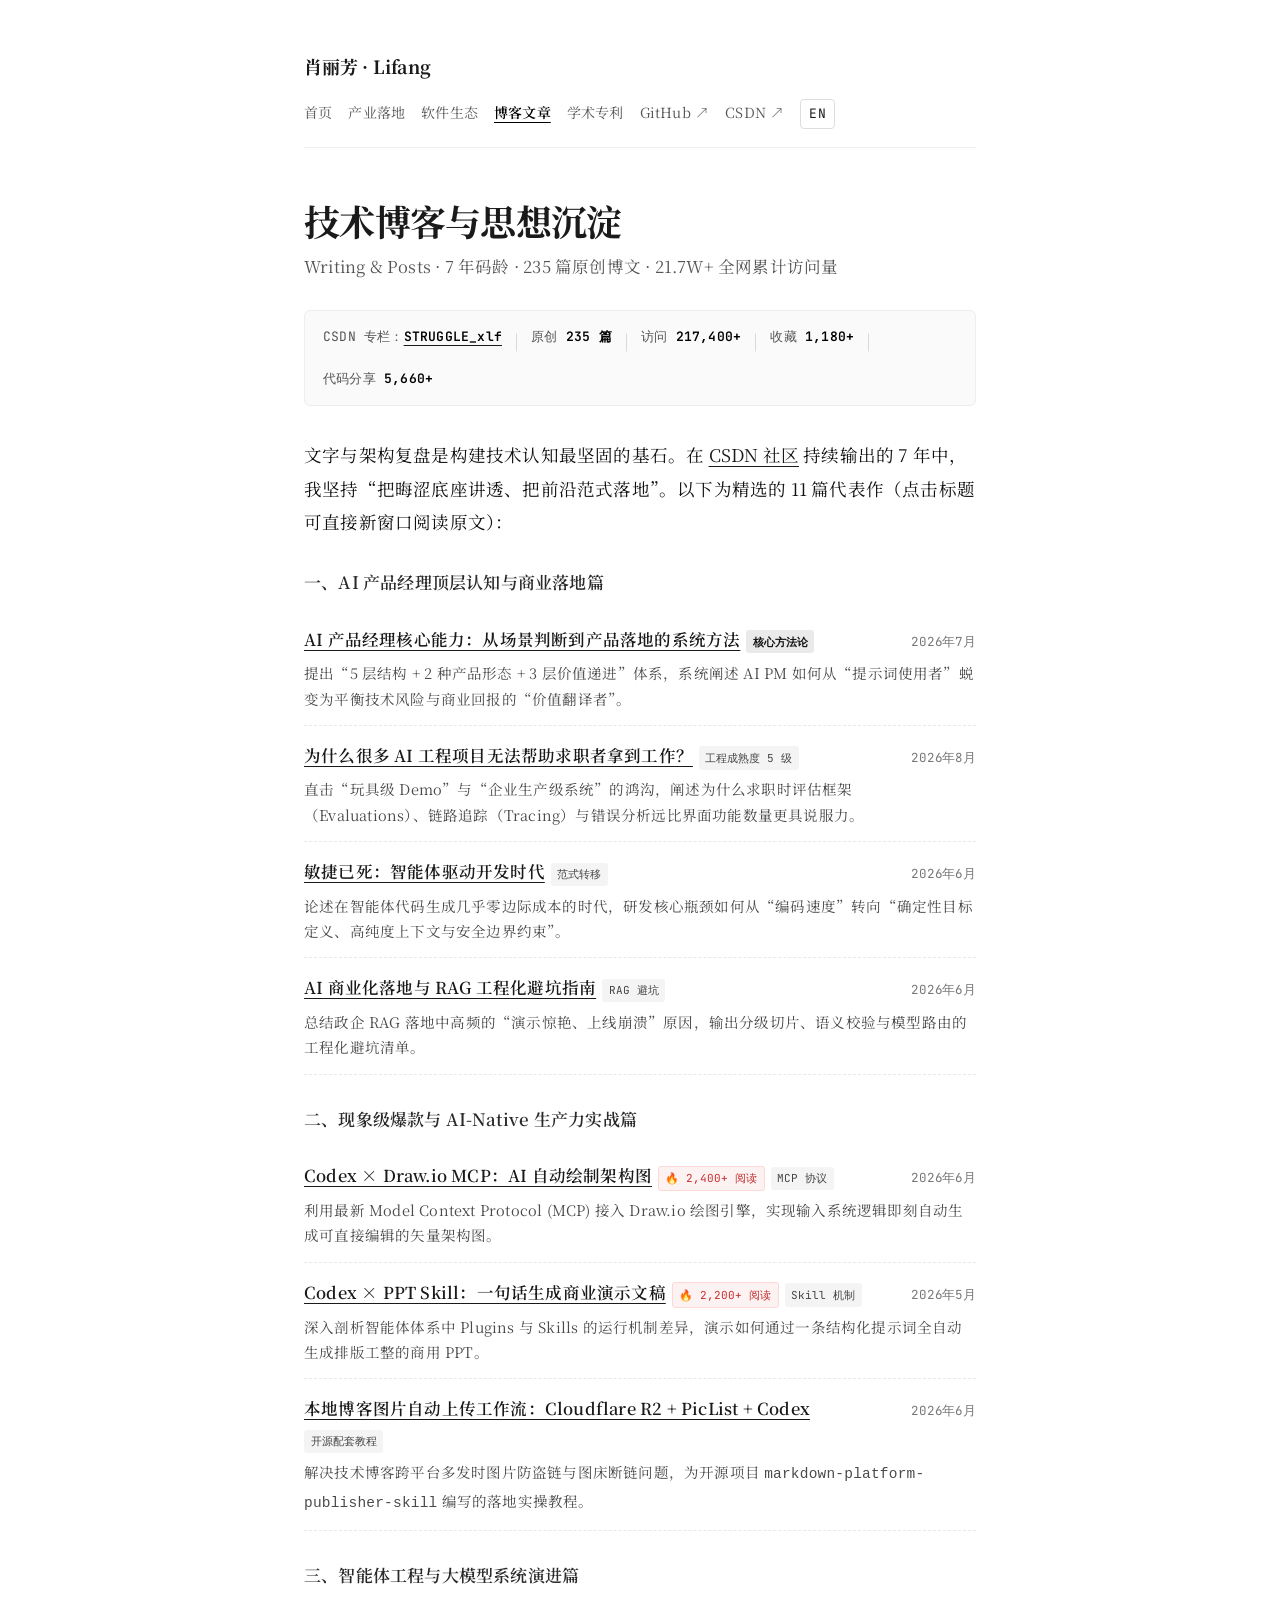
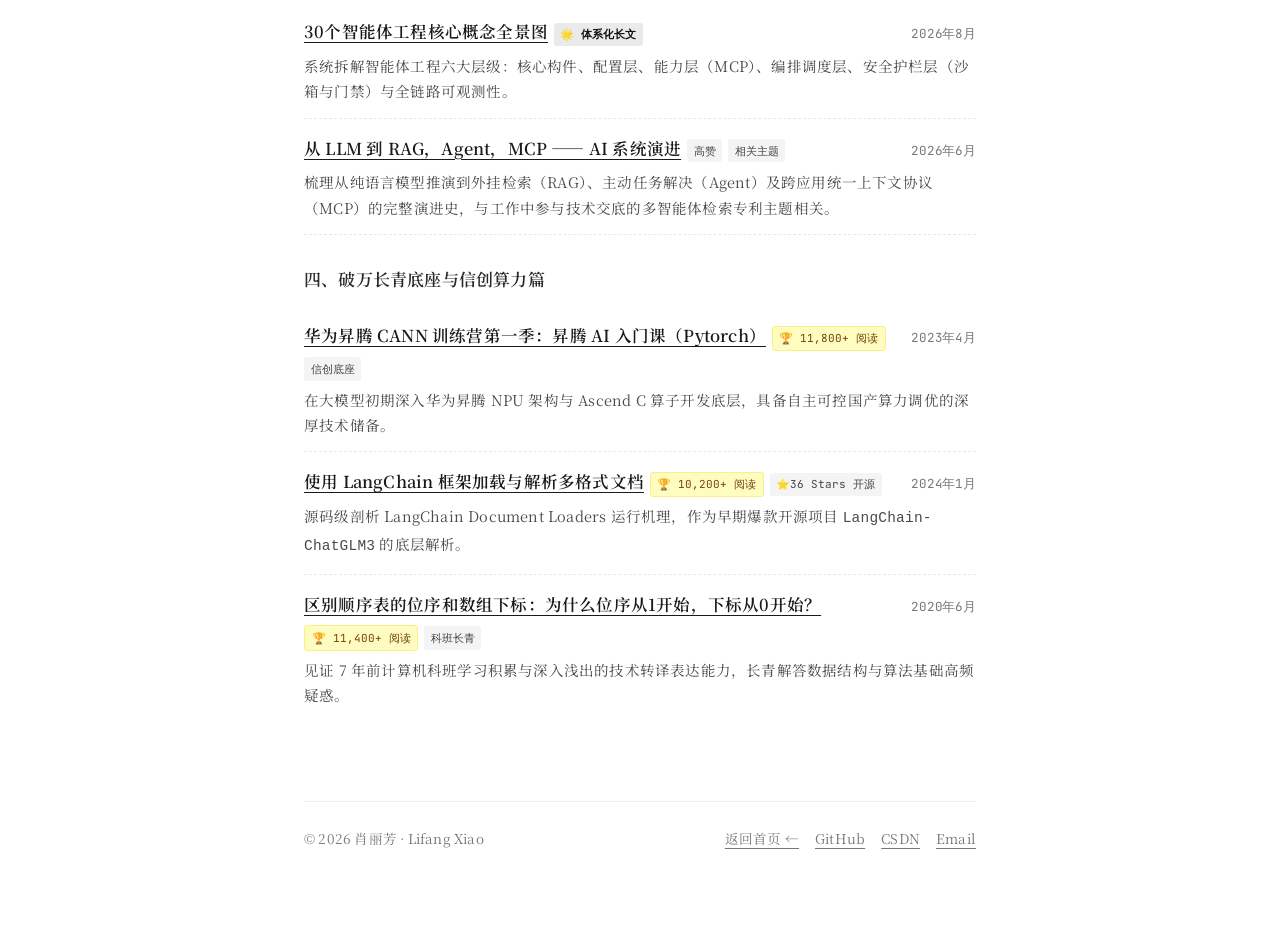
<file: posts/index.html>
<!DOCTYPE html>
<html lang="zh-CN">
<head>
  <meta charset="UTF-8">
  <meta name="viewport" content="width=device-width, initial-scale=1.0">
  <title>技术博客与文章 · 肖丽芳 (Lifang Xiao)</title>
  <meta name="description" content="肖丽芳的技术博客与思考沉淀：7年码龄、235篇原创博文、全网21.7W+访问量。涵盖AI PM系统认知、AI-Native生产力、智能体工程与信创算力长青底座。">
  <link rel="preconnect" href="https://fonts.googleapis.com">
  <link rel="preconnect" href="https://fonts.gstatic.com" crossorigin>
  <link href="https://fonts.googleapis.com/css2?family=Noto+Serif+SC:wght@400;500;600;700&family=IBM+Plex+Serif:ital,wght@0,400;0,600;1,400&family=JetBrains+Mono:wght@400;500&display=swap" rel="stylesheet">
  <link rel="stylesheet" href="../styles.css">
</head>
<body>

  <div class="container">
    <!-- 顶部导航栏 -->
    <header>
      <nav class="site-nav">
        <a href="../index.html" class="site-brand">肖丽芳 · Lifang</a>
        <div class="nav-menu">
          <a href="../index.html" class="nav-link">首页</a>
          <a href="../enterprise/index.html" class="nav-link">产业落地</a>
          <a href="../projects/index.html" class="nav-link">软件生态</a>
          <a href="./index.html" class="nav-link" style="color: #000; font-weight: 600; text-decoration: underline;">博客文章</a>
          <a href="../research/index.html" class="nav-link">学术专利</a>
          <a href="https://github.com/STRUGGLE1999" target="_blank" rel="noopener" class="nav-link">GitHub ↗</a>
          <a href="https://blog.csdn.net/qq_45257495" target="_blank" rel="noopener" class="nav-link">CSDN ↗</a>
          <a href="../en/posts/index.html" class="lang-switch">EN</a>
        </div>
      </nav>
    </header>

    <main>
      <section>
        <h1>技术博客与思想沉淀</h1>
        <p class="hero-subtitle">Writing & Posts · 7 年码龄 · 235 篇原创博文 · 21.7W+ 全网累计访问量</p>

        <!-- 数据背书看板 -->
        <div class="stats-banner">
          <div class="stat-item">CSDN 专栏：<a href="https://blog.csdn.net/qq_45257495" target="_blank" rel="noopener"><strong>STRUGGLE_xlf</strong></a></div>
          <div class="stat-divider">|</div>
          <div class="stat-item">原创 <strong>235 篇</strong></div>
          <div class="stat-divider">|</div>
          <div class="stat-item">访问 <strong>217,400+</strong></div>
          <div class="stat-divider">|</div>
          <div class="stat-item">收藏 <strong>1,180+</strong></div>
          <div class="stat-divider">|</div>
          <div class="stat-item">代码分享 <strong>5,660+</strong></div>
        </div>

        <p class="lead-text">
          文字与架构复盘是构建技术认知最坚固的基石。在 <a href="https://blog.csdn.net/qq_45257495" target="_blank" rel="noopener">CSDN 社区</a> 持续输出的 7 年中，我坚持“把晦涩底座讲透、把前沿范式落地”。以下为精选的 11 篇代表作（点击标题可直接新窗口阅读原文）：
        </p>

        <h3>一、AI 产品经理顶层认知与商业落地篇</h3>

        <div class="work-item">
          <div class="workline">
            <div class="work-title-group">
              <a href="https://blog.csdn.net/qq_45257495/article/details/162739733" target="_blank" rel="noopener" class="work-title">AI 产品经理核心能力：从场景判断到产品落地的系统方法</a>
              <span class="badge badge-primary">核心方法论</span>
            </div>
            <div class="work-date">2026年7月</div>
          </div>
          <p class="work-desc">
            提出“5 层结构 + 2 种产品形态 + 3 层价值递进”体系，系统阐述 AI PM 如何从“提示词使用者”蜕变为平衡技术风险与商业回报的“价值翻译者”。
          </p>
        </div>

        <div class="work-item">
          <div class="workline">
            <div class="work-title-group">
              <a href="https://blog.csdn.net/qq_45257495/article/details/163436107" target="_blank" rel="noopener" class="work-title">为什么很多 AI 工程项目无法帮助求职者拿到工作？</a>
              <span class="badge">工程成熟度 5 级</span>
            </div>
            <div class="work-date">2026年8月</div>
          </div>
          <p class="work-desc">
            直击“玩具级 Demo”与“企业生产级系统”的鸿沟，阐述为什么求职时评估框架（Evaluations）、链路追踪（Tracing）与错误分析远比界面功能数量更具说服力。
          </p>
        </div>

        <div class="work-item">
          <div class="workline">
            <div class="work-title-group">
              <a href="https://blog.csdn.net/qq_45257495/article/details/162205411" target="_blank" rel="noopener" class="work-title">敏捷已死：智能体驱动开发时代</a>
              <span class="badge">范式转移</span>
            </div>
            <div class="work-date">2026年6月</div>
          </div>
          <p class="work-desc">
            论述在智能体代码生成几乎零边际成本的时代，研发核心瓶颈如何从“编码速度”转向“确定性目标定义、高纯度上下文与安全边界约束”。
          </p>
        </div>

        <div class="work-item">
          <div class="workline">
            <div class="work-title-group">
              <a href="https://blog.csdn.net/qq_45257495/article/details/162554834" target="_blank" rel="noopener" class="work-title">AI 商业化落地与 RAG 工程化避坑指南</a>
              <span class="badge">RAG 避坑</span>
            </div>
            <div class="work-date">2026年6月</div>
          </div>
          <p class="work-desc">
            总结政企 RAG 落地中高频的“演示惊艳、上线崩溃”原因，输出分级切片、语义校验与模型路由的工程化避坑清单。
          </p>
        </div>

        <h3>二、现象级爆款与 AI-Native 生产力实战篇</h3>

        <div class="work-item">
          <div class="workline">
            <div class="work-title-group">
              <a href="https://blog.csdn.net/qq_45257495/article/details/161626932" target="_blank" rel="noopener" class="work-title">Codex × Draw.io MCP：AI 自动绘制架构图</a>
              <span class="badge badge-heat">🔥 2,400+ 阅读</span>
              <span class="badge">MCP 协议</span>
            </div>
            <div class="work-date">2026年6月</div>
          </div>
          <p class="work-desc">
            利用最新 Model Context Protocol (MCP) 接入 Draw.io 绘图引擎，实现输入系统逻辑即刻自动生成可直接编辑的矢量架构图。
          </p>
        </div>

        <div class="work-item">
          <div class="workline">
            <div class="work-title-group">
              <a href="https://blog.csdn.net/qq_45257495/article/details/161510932" target="_blank" rel="noopener" class="work-title">Codex × PPT Skill：一句话生成商业演示文稿</a>
              <span class="badge badge-heat">🔥 2,200+ 阅读</span>
              <span class="badge">Skill 机制</span>
            </div>
            <div class="work-date">2026年5月</div>
          </div>
          <p class="work-desc">
            深入剖析智能体体系中 Plugins 与 Skills 的运行机制差异，演示如何通过一条结构化提示词全自动生成排版工整的商用 PPT。
          </p>
        </div>

        <div class="work-item">
          <div class="workline">
            <div class="work-title-group">
              <a href="https://blog.csdn.net/qq_45257495/article/details/162431373" target="_blank" rel="noopener" class="work-title">本地博客图片自动上传工作流：Cloudflare R2 + PicList + Codex</a>
              <span class="badge">开源配套教程</span>
            </div>
            <div class="work-date">2026年6月</div>
          </div>
          <p class="work-desc">
            解决技术博客跨平台多发时图片防盗链与图床断链问题，为开源项目 <code>markdown-platform-publisher-skill</code> 编写的落地实操教程。
          </p>
        </div>

        <h3>三、智能体工程与大模型系统演进篇</h3>

        <div class="work-item">
          <div class="workline">
            <div class="work-title-group">
              <a href="https://blog.csdn.net/qq_45257495/article/details/163537686" target="_blank" rel="noopener" class="work-title">30个智能体工程核心概念全景图</a>
              <span class="badge badge-primary">🌟 体系化长文</span>
            </div>
            <div class="work-date">2026年8月</div>
          </div>
          <p class="work-desc">
            系统拆解智能体工程六大层级：核心构件、配置层、能力层（MCP）、编排调度层、安全护栏层（沙箱与门禁）与全链路可观测性。
          </p>
        </div>

        <div class="work-item">
          <div class="workline">
            <div class="work-title-group">
              <a href="https://blog.csdn.net/qq_45257495/article/details/162384218" target="_blank" rel="noopener" class="work-title">从 LLM 到 RAG，Agent，MCP —— AI 系统演进</a>
              <span class="badge">高赞</span>
              <span class="badge">相关主题</span>
            </div>
            <div class="work-date">2026年6月</div>
          </div>
          <p class="work-desc">
            梳理从纯语言模型推演到外挂检索（RAG）、主动任务解决（Agent）及跨应用统一上下文协议（MCP）的完整演进史，与工作中参与技术交底的多智能体检索专利主题相关。
          </p>
        </div>

        <h3>四、破万长青底座与信创算力篇</h3>

        <div class="work-item">
          <div class="workline">
            <div class="work-title-group">
              <a href="https://blog.csdn.net/qq_45257495/article/details/130240385" target="_blank" rel="noopener" class="work-title">华为昇腾 CANN 训练营第一季：昇腾 AI 入门课（Pytorch）</a>
              <span class="badge badge-gold">🏆 11,800+ 阅读</span>
              <span class="badge">信创底座</span>
            </div>
            <div class="work-date">2023年4月</div>
          </div>
          <p class="work-desc">
            在大模型初期深入华为昇腾 NPU 架构与 Ascend C 算子开发底层，具备自主可控国产算力调优的深厚技术储备。
          </p>
        </div>

        <div class="work-item">
          <div class="workline">
            <div class="work-title-group">
              <a href="https://blog.csdn.net/qq_45257495/article/details/135357123" target="_blank" rel="noopener" class="work-title">使用 LangChain 框架加载与解析多格式文档</a>
              <span class="badge badge-gold">🏆 10,200+ 阅读</span>
              <span class="badge">⭐36 Stars 开源</span>
            </div>
            <div class="work-date">2024年1月</div>
          </div>
          <p class="work-desc">
            源码级剖析 LangChain Document Loaders 运行机理，作为早期爆款开源项目 <code>LangChain-ChatGLM3</code> 的底层解析。
          </p>
        </div>

        <div class="work-item">
          <div class="workline">
            <div class="work-title-group">
              <a href="https://blog.csdn.net/qq_45257495/article/details/107025135" target="_blank" rel="noopener" class="work-title">区别顺序表的位序和数组下标：为什么位序从1开始，下标从0开始？</a>
              <span class="badge badge-gold">🏆 11,400+ 阅读</span>
              <span class="badge">科班长青</span>
            </div>
            <div class="work-date">2020年6月</div>
          </div>
          <p class="work-desc">
            见证 7 年前计算机科班学习积累与深入浅出的技术转译表达能力，长青解答数据结构与算法基础高频疑惑。
          </p>
        </div>
      </section>
    </main>

    <!-- 底部页脚 -->
    <footer>
      <div>
        <span>© 2026 肖丽芳 · Lifang Xiao</span>
      </div>
      <div class="footer-links">
        <a href="../index.html">返回首页 ←</a>
        <a href="https://github.com/STRUGGLE1999" target="_blank" rel="noopener">GitHub</a>
        <a href="https://blog.csdn.net/qq_45257495" target="_blank" rel="noopener">CSDN</a>
        <a href="mailto:18938842528@163.com">Email</a>
      </div>
    </footer>
  </div>

</body>
</html>
</file>
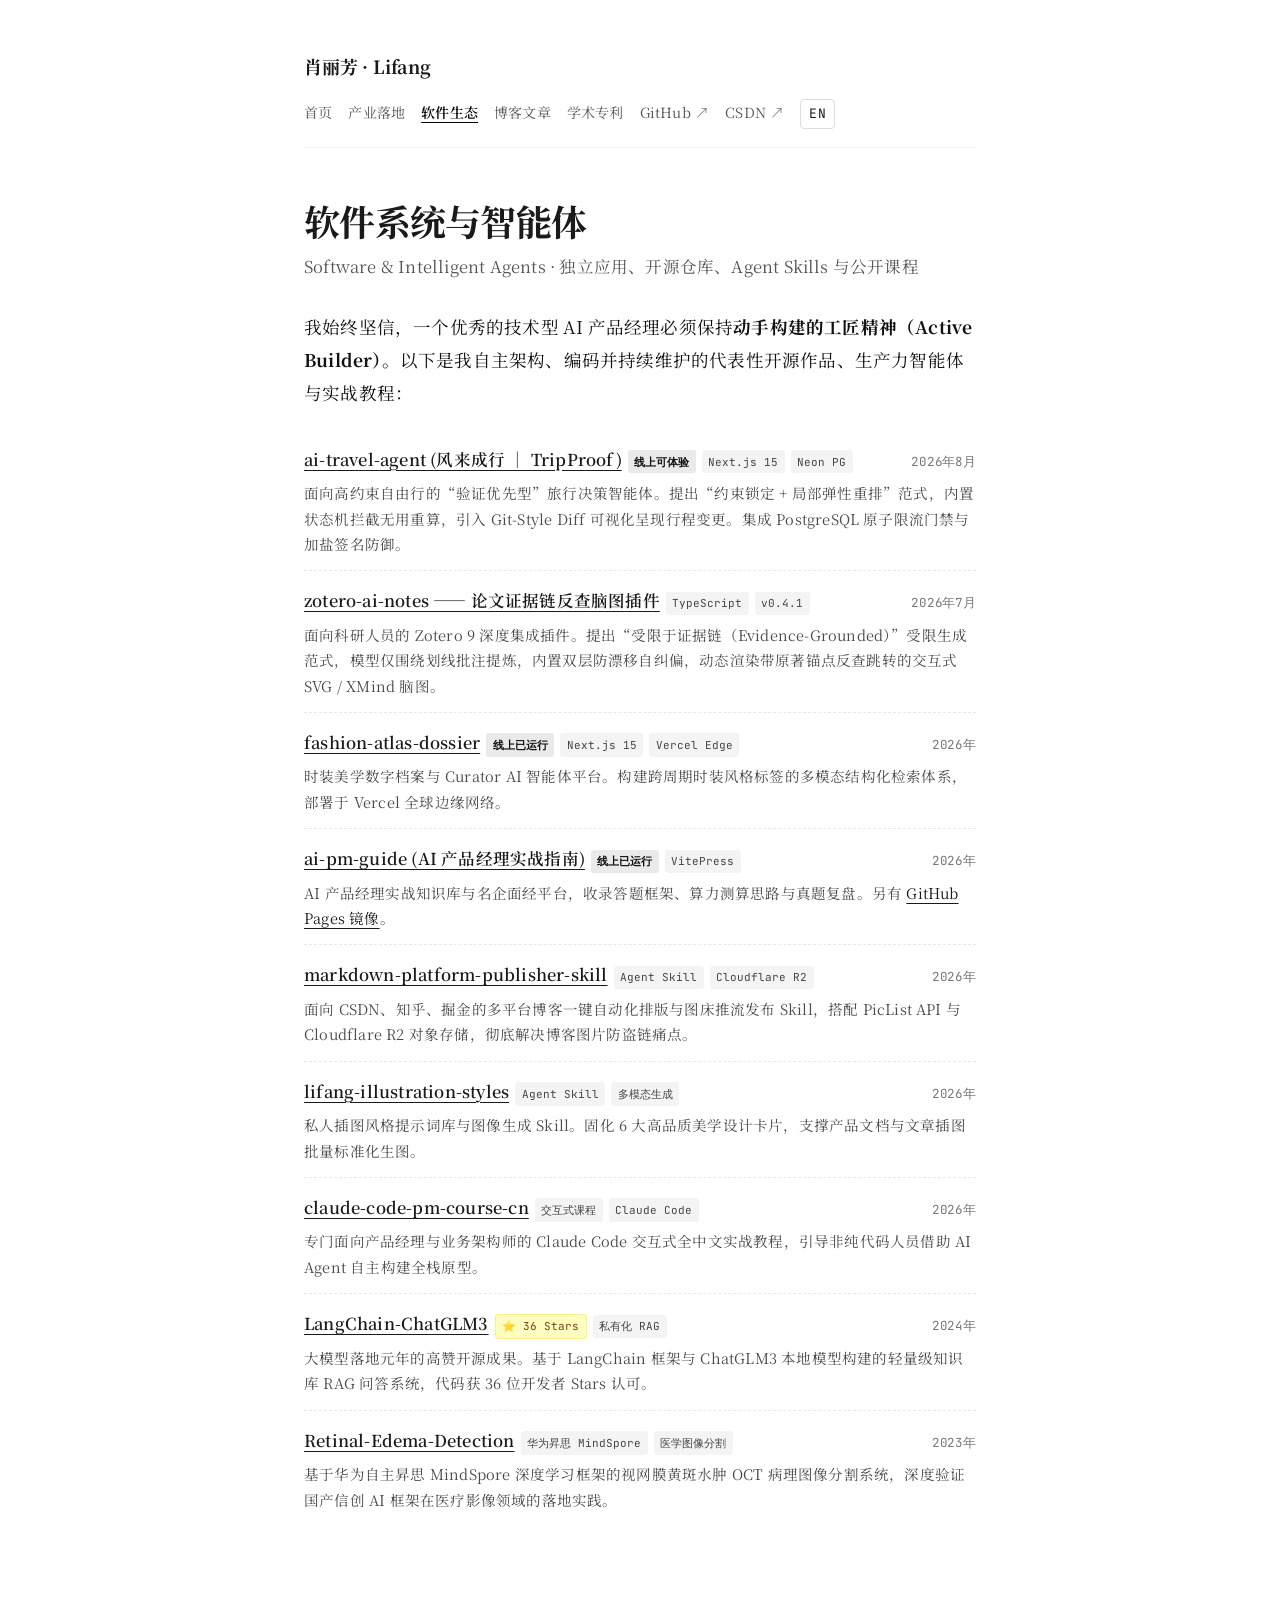
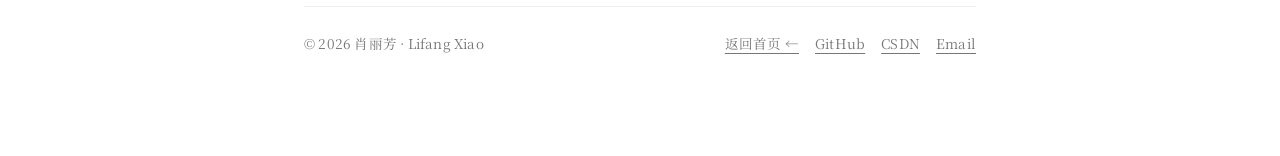
<file: projects/index.html>
<!DOCTYPE html>
<html lang="zh-CN">
<head>
  <meta charset="UTF-8">
  <meta name="viewport" content="width=device-width, initial-scale=1.0">
  <title>软件系统与智能体 · 肖丽芳 (Lifang Xiao)</title>
  <meta name="description" content="肖丽芳的软件系统与智能体生态：收录自主研发的独立应用、开源项目、Agent Skills 与实战课程。">
  <link rel="preconnect" href="https://fonts.googleapis.com">
  <link rel="preconnect" href="https://fonts.gstatic.com" crossorigin>
  <link href="https://fonts.googleapis.com/css2?family=Noto+Serif+SC:wght@400;500;600;700&family=IBM+Plex+Serif:ital,wght@0,400;0,600;1,400&family=JetBrains+Mono:wght@400;500&display=swap" rel="stylesheet">
  <link rel="stylesheet" href="../styles.css">
</head>
<body>

  <div class="container">
    <!-- 顶部导航栏 -->
    <header>
      <nav class="site-nav">
        <a href="../index.html" class="site-brand">肖丽芳 · Lifang</a>
        <div class="nav-menu">
          <a href="../index.html" class="nav-link">首页</a>
          <a href="../enterprise/index.html" class="nav-link">产业落地</a>
          <a href="./index.html" class="nav-link" style="color: #000; font-weight: 600; text-decoration: underline;">软件生态</a>
          <a href="../posts/index.html" class="nav-link">博客文章</a>
          <a href="../research/index.html" class="nav-link">学术专利</a>
          <a href="https://github.com/STRUGGLE1999" target="_blank" rel="noopener" class="nav-link">GitHub ↗</a>
          <a href="https://blog.csdn.net/qq_45257495" target="_blank" rel="noopener" class="nav-link">CSDN ↗</a>
          <a href="../en/projects/index.html" class="lang-switch">EN</a>
        </div>
      </nav>
    </header>

    <main>
      <section>
        <h1>软件系统与智能体</h1>
        <p class="hero-subtitle">Software & Intelligent Agents · 独立应用、开源仓库、Agent Skills 与公开课程</p>

        <p class="lead-text">
          我始终坚信，一个优秀的技术型 AI 产品经理必须保持<strong>动手构建的工匠精神（Active Builder）</strong>。以下是我自主架构、编码并持续维护的代表性开源作品、生产力智能体与实战教程：
        </p>

        <div class="work-item">
          <div class="workline">
            <div class="work-title-group">
              <a href="https://github.com/STRUGGLE1999/ai-travel-agent" target="_blank" rel="noopener" class="work-title">ai-travel-agent (风来成行 ｜ TripProof)</a>
              <span class="badge badge-primary">线上可体验</span>
              <span class="badge">Next.js 15</span>
              <span class="badge">Neon PG</span>
            </div>
            <div class="work-date">2026年8月</div>
          </div>
          <p class="work-desc">
            面向高约束自由行的“验证优先型”旅行决策智能体。提出“约束锁定 + 局部弹性重排”范式，内置状态机拦截无用重算，引入 Git-Style Diff 可视化呈现行程变更。集成 PostgreSQL 原子限流门禁与加盐签名防御。
          </p>
        </div>

        <div class="work-item">
          <div class="workline">
            <div class="work-title-group">
              <a href="https://github.com/STRUGGLE1999/zotero-ai-notes" target="_blank" rel="noopener" class="work-title">zotero-ai-notes —— 论文证据链反查脑图插件</a>
              <span class="badge">TypeScript</span>
              <span class="badge">v0.4.1</span>
            </div>
            <div class="work-date">2026年7月</div>
          </div>
          <p class="work-desc">
            面向科研人员的 Zotero 9 深度集成插件。提出“受限于证据链（Evidence-Grounded）”受限生成范式，模型仅围绕划线批注提炼，内置双层防漂移自纠偏，动态渲染带原著锚点反查跳转的交互式 SVG / XMind 脑图。
          </p>
        </div>

        <div class="work-item">
          <div class="workline">
            <div class="work-title-group">
              <a href="https://fashion-atlas-dossier.vercel.app" target="_blank" rel="noopener" class="work-title">fashion-atlas-dossier</a>
              <span class="badge badge-primary">线上已运行</span>
              <span class="badge">Next.js 15</span>
              <span class="badge">Vercel Edge</span>
            </div>
            <div class="work-date">2026年</div>
          </div>
          <p class="work-desc">
            时装美学数字档案与 Curator AI 智能体平台。构建跨周期时装风格标签的多模态结构化检索体系，部署于 Vercel 全球边缘网络。
          </p>
        </div>

        <div class="work-item">
          <div class="workline">
            <div class="work-title-group">
              <a href="https://ai-pm-guide.netlify.app" target="_blank" rel="noopener" class="work-title">ai-pm-guide (AI 产品经理实战指南)</a>
              <span class="badge badge-primary">线上已运行</span>
              <span class="badge">VitePress</span>
            </div>
            <div class="work-date">2026年</div>
          </div>
          <p class="work-desc">
            AI 产品经理实战知识库与名企面经平台，收录答题框架、算力测算思路与真题复盘。另有 <a href="https://struggle1999.github.io/ai-pm-guide/" target="_blank" rel="noopener">GitHub Pages 镜像</a>。
          </p>
        </div>

        <div class="work-item">
          <div class="workline">
            <div class="work-title-group">
              <a href="https://github.com/STRUGGLE1999/markdown-platform-publisher-skill" target="_blank" rel="noopener" class="work-title">markdown-platform-publisher-skill</a>
              <span class="badge">Agent Skill</span>
              <span class="badge">Cloudflare R2</span>
            </div>
            <div class="work-date">2026年</div>
          </div>
          <p class="work-desc">
            面向 CSDN、知乎、掘金的多平台博客一键自动化排版与图床推流发布 Skill，搭配 PicList API 与 Cloudflare R2 对象存储，彻底解决博客图片防盗链痛点。
          </p>
        </div>

        <div class="work-item">
          <div class="workline">
            <div class="work-title-group">
              <a href="https://github.com/STRUGGLE1999/lifang-illustration-styles" target="_blank" rel="noopener" class="work-title">lifang-illustration-styles</a>
              <span class="badge">Agent Skill</span>
              <span class="badge">多模态生成</span>
            </div>
            <div class="work-date">2026年</div>
          </div>
          <p class="work-desc">
            私人插图风格提示词库与图像生成 Skill。固化 6 大高品质美学设计卡片，支撑产品文档与文章插图批量标准化生图。
          </p>
        </div>

        <div class="work-item">
          <div class="workline">
            <div class="work-title-group">
              <a href="https://github.com/STRUGGLE1999/claude-code-pm-course-cn" target="_blank" rel="noopener" class="work-title">claude-code-pm-course-cn</a>
              <span class="badge">交互式课程</span>
              <span class="badge">Claude Code</span>
            </div>
            <div class="work-date">2026年</div>
          </div>
          <p class="work-desc">
            专门面向产品经理与业务架构师的 Claude Code 交互式全中文实战教程，引导非纯代码人员借助 AI Agent 自主构建全栈原型。
          </p>
        </div>

        <div class="work-item">
          <div class="workline">
            <div class="work-title-group">
              <a href="https://github.com/STRUGGLE1999/LangChain-ChatGLM3" target="_blank" rel="noopener" class="work-title">LangChain-ChatGLM3</a>
              <span class="badge badge-gold">⭐ 36 Stars</span>
              <span class="badge">私有化 RAG</span>
            </div>
            <div class="work-date">2024年</div>
          </div>
          <p class="work-desc">
            大模型落地元年的高赞开源成果。基于 LangChain 框架与 ChatGLM3 本地模型构建的轻量级知识库 RAG 问答系统，代码获 36 位开发者 Stars 认可。
          </p>
        </div>

        <div class="work-item">
          <div class="workline">
            <div class="work-title-group">
              <a href="https://github.com/STRUGGLE1999/Retinal-Edema-Detection" target="_blank" rel="noopener" class="work-title">Retinal-Edema-Detection</a>
              <span class="badge">华为昇思 MindSpore</span>
              <span class="badge">医学图像分割</span>
            </div>
            <div class="work-date">2023年</div>
          </div>
          <p class="work-desc">
            基于华为自主昇思 MindSpore 深度学习框架的视网膜黄斑水肿 OCT 病理图像分割系统，深度验证国产信创 AI 框架在医疗影像领域的落地实践。
          </p>
        </div>
      </section>
    </main>

    <!-- 底部页脚 -->
    <footer>
      <div>
        <span>© 2026 肖丽芳 · Lifang Xiao</span>
      </div>
      <div class="footer-links">
        <a href="../index.html">返回首页 ←</a>
        <a href="https://github.com/STRUGGLE1999" target="_blank" rel="noopener">GitHub</a>
        <a href="https://blog.csdn.net/qq_45257495" target="_blank" rel="noopener">CSDN</a>
        <a href="mailto:18938842528@163.com">Email</a>
      </div>
    </footer>
  </div>

</body>
</html>
</file>
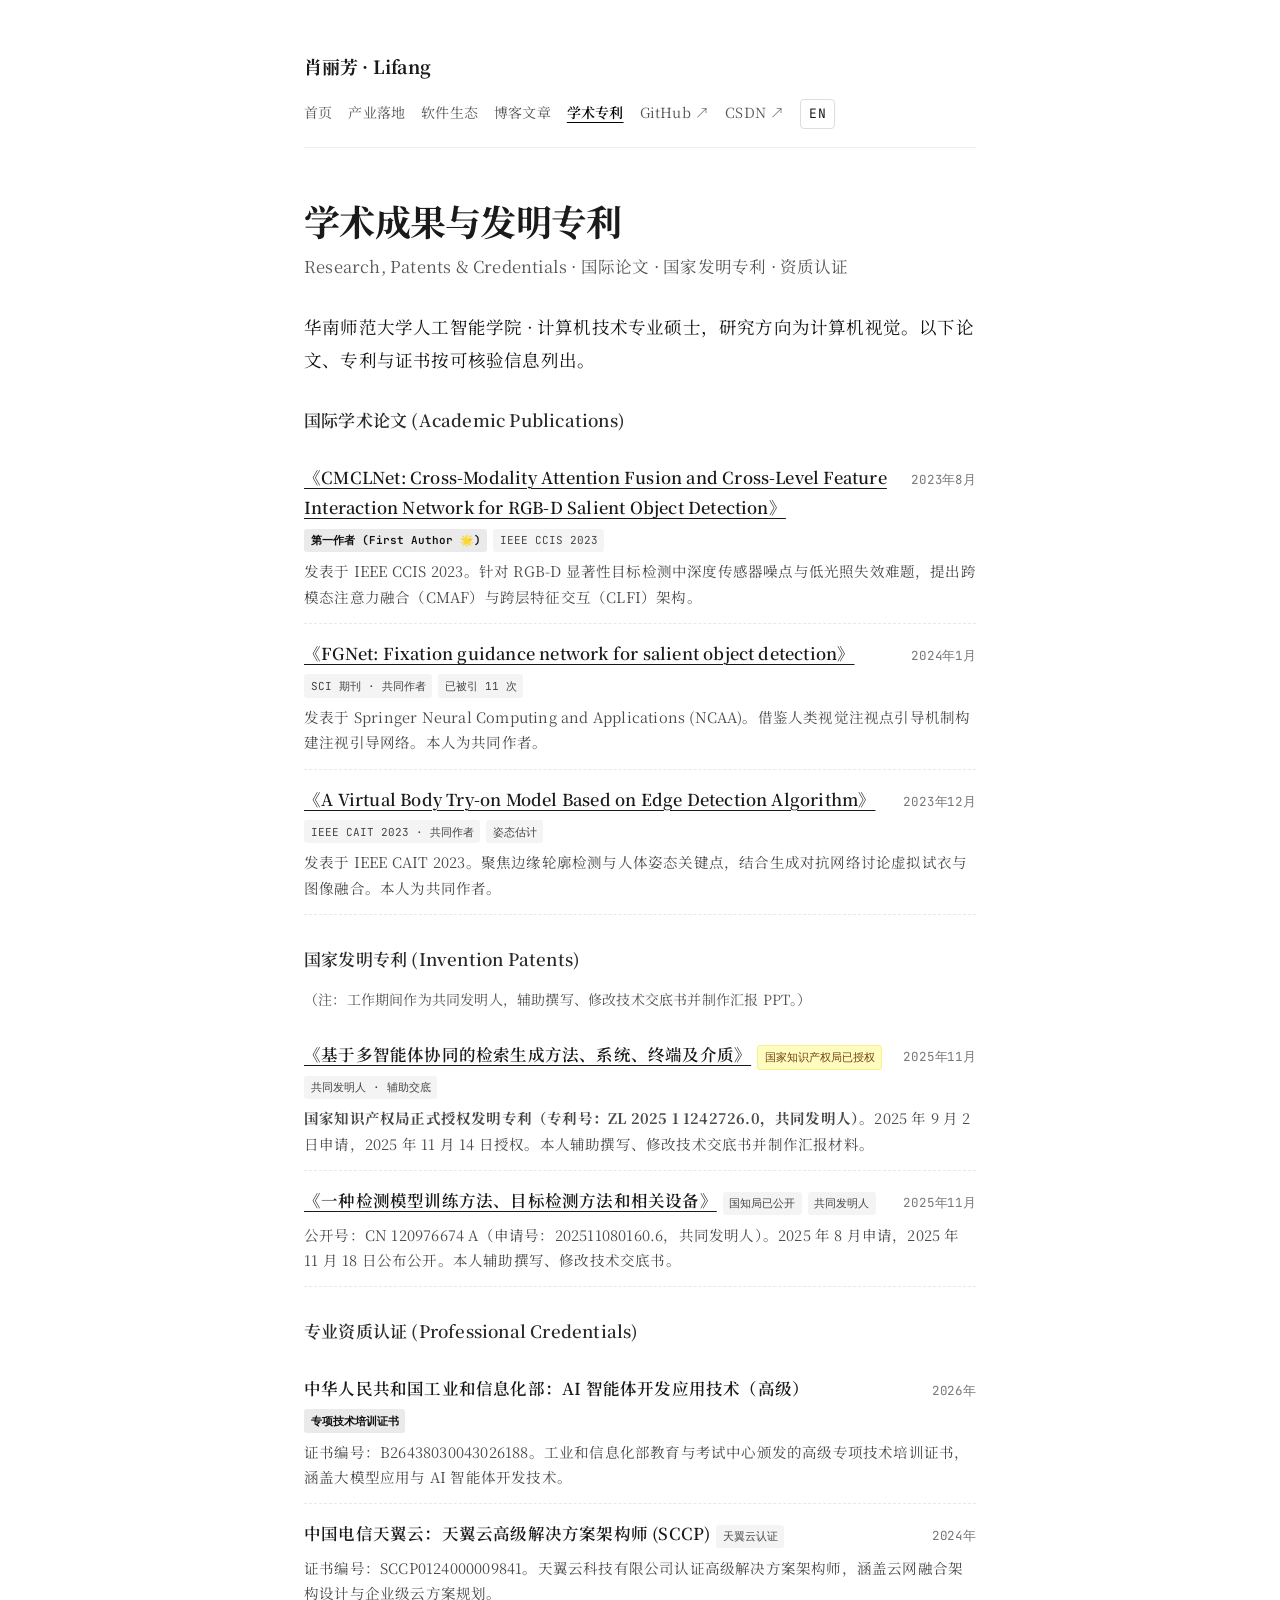
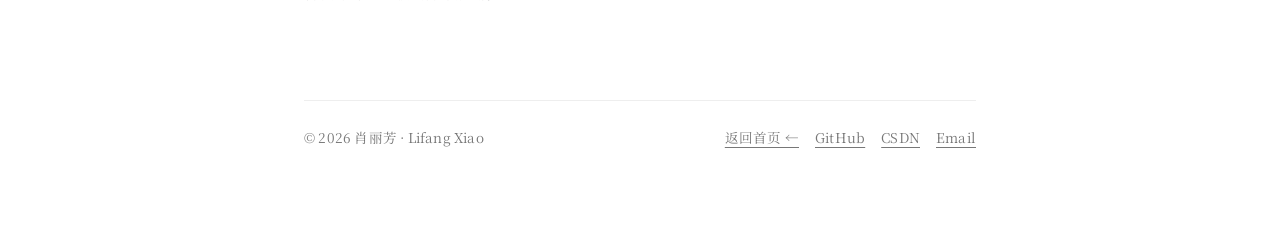
<file: research/index.html>
<!DOCTYPE html>
<html lang="zh-CN">
<head>
  <meta charset="UTF-8">
  <meta name="viewport" content="width=device-width, initial-scale=1.0">
  <title>学术成果与发明专利 · 肖丽芳 (Lifang Xiao)</title>
  <meta name="description" content="肖丽芳的学术研究成果、发明专利与专业资质：3篇国际论文（含 IEEE CCIS 一作 1 篇）、2项国家发明专利交底参与（含已授权 Multi-Agent RAG）、工信部与天翼云认证。">
  <link rel="preconnect" href="https://fonts.googleapis.com">
  <link rel="preconnect" href="https://fonts.gstatic.com" crossorigin>
  <link href="https://fonts.googleapis.com/css2?family=Noto+Serif+SC:wght@400;500;600;700&family=IBM+Plex+Serif:ital,wght@0,400;0,600;1,400&family=JetBrains+Mono:wght@400;500&display=swap" rel="stylesheet">
  <link rel="stylesheet" href="../styles.css">
</head>
<body>

  <div class="container">
    <!-- 顶部导航栏 -->
    <header>
      <nav class="site-nav">
        <a href="../index.html" class="site-brand">肖丽芳 · Lifang</a>
        <div class="nav-menu">
          <a href="../index.html" class="nav-link">首页</a>
          <a href="../enterprise/index.html" class="nav-link">产业落地</a>
          <a href="../projects/index.html" class="nav-link">软件生态</a>
          <a href="../posts/index.html" class="nav-link">博客文章</a>
          <a href="./index.html" class="nav-link" style="color: #000; font-weight: 600; text-decoration: underline;">学术专利</a>
          <a href="https://github.com/STRUGGLE1999" target="_blank" rel="noopener" class="nav-link">GitHub ↗</a>
          <a href="https://blog.csdn.net/qq_45257495" target="_blank" rel="noopener" class="nav-link">CSDN ↗</a>
          <a href="../en/research/index.html" class="lang-switch">EN</a>
        </div>
      </nav>
    </header>

    <main>
      <section>
        <h1>学术成果与发明专利</h1>
        <p class="hero-subtitle">Research, Patents & Credentials · 国际论文 · 国家发明专利 · 资质认证</p>

        <p class="lead-text">
          华南师范大学人工智能学院 · 计算机技术专业硕士，研究方向为计算机视觉。以下论文、专利与证书按可核验信息列出。
        </p>

        <h3>国际学术论文 (Academic Publications)</h3>

        <div class="work-item">
          <div class="workline">
            <div class="work-title-group">
              <a href="https://doi.org/10.1109/ccis59572.2023.10262928" target="_blank" rel="noopener" class="work-title">《CMCLNet: Cross-Modality Attention Fusion and Cross-Level Feature Interaction Network for RGB-D Salient Object Detection》</a>
              <span class="badge badge-primary">第一作者 (First Author 🌟)</span>
              <span class="badge">IEEE CCIS 2023</span>
            </div>
            <div class="work-date">2023年8月</div>
          </div>
          <p class="work-desc">
            发表于 IEEE CCIS 2023。针对 RGB-D 显著性目标检测中深度传感器噪点与低光照失效难题，提出跨模态注意力融合（CMAF）与跨层特征交互（CLFI）架构。
          </p>
        </div>

        <div class="work-item">
          <div class="workline">
            <div class="work-title-group">
              <a href="https://doi.org/10.1007/s00521-023-09028-4" target="_blank" rel="noopener" class="work-title">《FGNet: Fixation guidance network for salient object detection》</a>
              <span class="badge">SCI 期刊 · 共同作者</span>
              <span class="badge">已被引 11 次</span>
            </div>
            <div class="work-date">2024年1月</div>
          </div>
          <p class="work-desc">
            发表于 Springer Neural Computing and Applications (NCAA)。借鉴人类视觉注视点引导机制构建注视引导网络。本人为共同作者。
          </p>
        </div>

        <div class="work-item">
          <div class="workline">
            <div class="work-title-group">
              <a href="https://doi.org/10.1109/cait59945.2023.10468846" target="_blank" rel="noopener" class="work-title">《A Virtual Body Try-on Model Based on Edge Detection Algorithm》</a>
              <span class="badge">IEEE CAIT 2023 · 共同作者</span>
              <span class="badge">姿态估计</span>
            </div>
            <div class="work-date">2023年12月</div>
          </div>
          <p class="work-desc">
            发表于 IEEE CAIT 2023。聚焦边缘轮廓检测与人体姿态关键点，结合生成对抗网络讨论虚拟试衣与图像融合。本人为共同作者。
          </p>
        </div>

        <h3>国家发明专利 (Invention Patents)</h3>
        <p class="work-desc" style="margin-bottom: 14px; font-size: 14px; color: #555;">（注：工作期间作为共同发明人，辅助撰写、修改技术交底书并制作汇报 PPT。）</p>

        <div class="work-item">
          <div class="workline">
            <div class="work-title-group">
              <a href="https://patents.google.com/patent/CN120723880B/zh" target="_blank" rel="noopener" class="work-title">《基于多智能体协同的检索生成方法、系统、终端及介质》</a>
              <span class="badge badge-gold">国家知识产权局已授权</span>
              <span class="badge">共同发明人 · 辅助交底</span>
            </div>
            <div class="work-date">2025年11月</div>
          </div>
          <p class="work-desc">
            <strong>国家知识产权局正式授权发明专利（专利号：ZL 2025 1 1242726.0，共同发明人）</strong>。2025 年 9 月 2 日申请，2025 年 11 月 14 日授权。本人辅助撰写、修改技术交底书并制作汇报材料。
          </p>
        </div>

        <div class="work-item">
          <div class="workline">
            <div class="work-title-group">
              <a href="https://patents.google.com/patent/CN120976674A/zh" target="_blank" rel="noopener" class="work-title">《一种检测模型训练方法、目标检测方法和相关设备》</a>
              <span class="badge">国知局已公开</span>
              <span class="badge">共同发明人</span>
            </div>
            <div class="work-date">2025年11月</div>
          </div>
          <p class="work-desc">
            公开号：CN 120976674 A（申请号：202511080160.6，共同发明人）。2025 年 8 月申请，2025 年 11 月 18 日公布公开。本人辅助撰写、修改技术交底书。
          </p>
        </div>

        <h3>专业资质认证 (Professional Credentials)</h3>

        <div class="work-item">
          <div class="workline">
            <div class="work-title-group">
              <span class="work-title">中华人民共和国工业和信息化部：AI 智能体开发应用技术（高级）</span>
              <span class="badge badge-primary">专项技术培训证书</span>
            </div>
            <div class="work-date">2026年</div>
          </div>
          <p class="work-desc">
            证书编号：B26438030043026188。工业和信息化部教育与考试中心颁发的高级专项技术培训证书，涵盖大模型应用与 AI 智能体开发技术。
          </p>
        </div>

        <div class="work-item">
          <div class="workline">
            <div class="work-title-group">
              <span class="work-title">中国电信天翼云：天翼云高级解决方案架构师 (SCCP)</span>
              <span class="badge">天翼云认证</span>
            </div>
            <div class="work-date">2024年</div>
          </div>
          <p class="work-desc">
            证书编号：SCCP0124000009841。天翼云科技有限公司认证高级解决方案架构师，涵盖云网融合架构设计与企业级云方案规划。
          </p>
        </div>
      </section>
    </main>

    <!-- 底部页脚 -->
    <footer>
      <div>
        <span>© 2026 肖丽芳 · Lifang Xiao</span>
      </div>
      <div class="footer-links">
        <a href="../index.html">返回首页 ←</a>
        <a href="https://github.com/STRUGGLE1999" target="_blank" rel="noopener">GitHub</a>
        <a href="https://blog.csdn.net/qq_45257495" target="_blank" rel="noopener">CSDN</a>
        <a href="mailto:18938842528@163.com">Email</a>
      </div>
    </footer>
  </div>

</body>
</html>
</file>
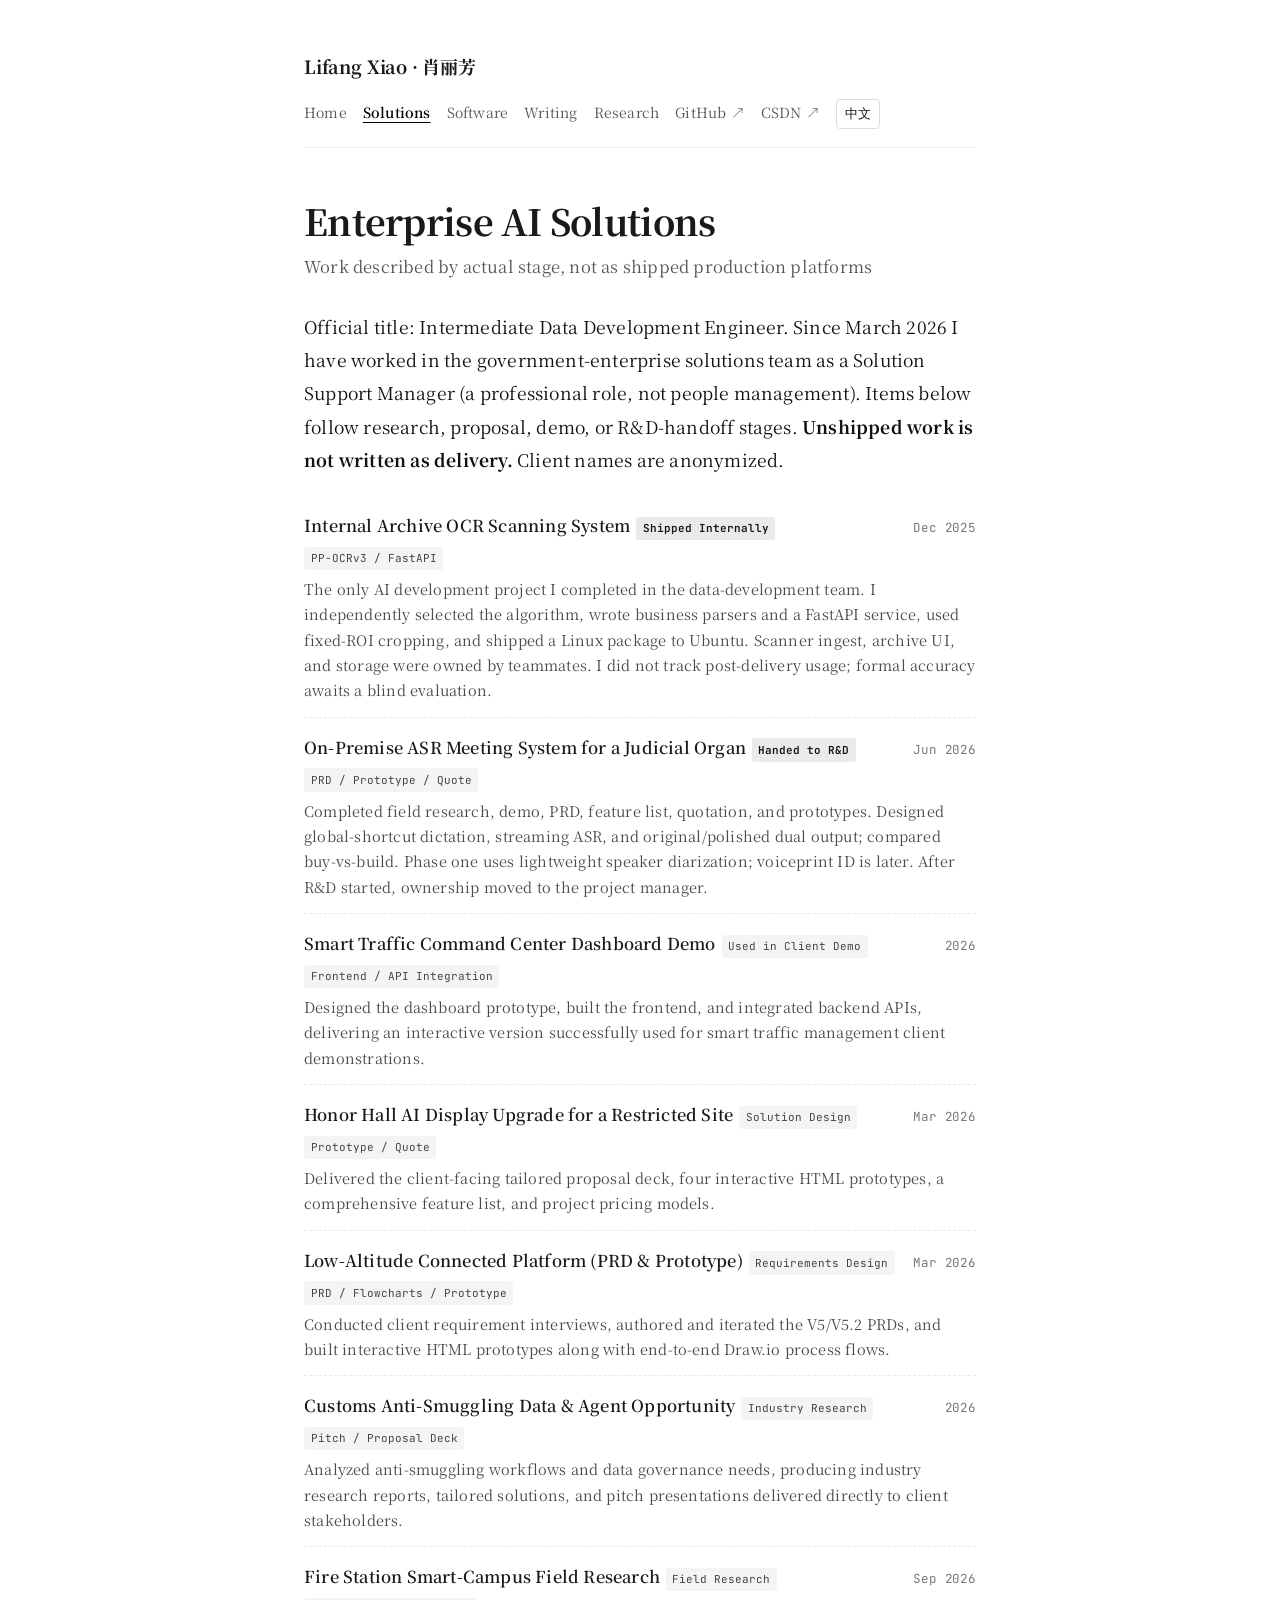
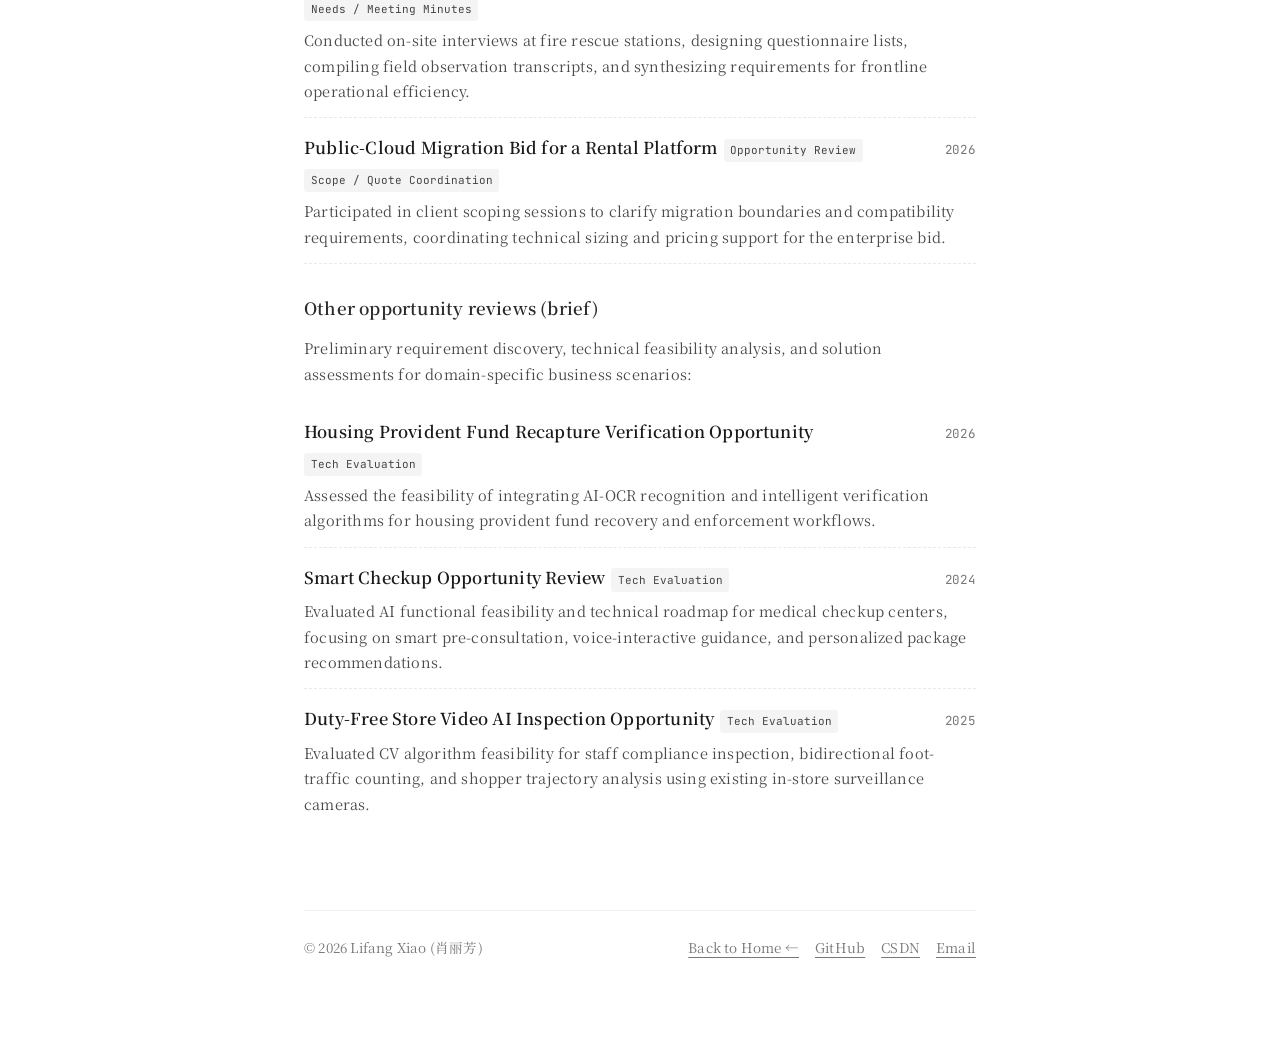
<file: en/enterprise/index.html>
<!DOCTYPE html>
<html lang="en">
<head>
  <meta charset="UTF-8">
  <meta name="viewport" content="width=device-width, initial-scale=1.0">
  <title>Enterprise AI Solutions · Lifang Xiao (肖丽芳)</title>
  <meta name="description" content="Lifang Xiao's enterprise AI solutions and product work: internal OCR delivery, PRDs and prototypes, research and pitches. Described by actual stage; client names anonymized.">
  <link rel="preconnect" href="https://fonts.googleapis.com">
  <link rel="preconnect" href="https://fonts.gstatic.com" crossorigin>
  <link href="https://fonts.googleapis.com/css2?family=IBM+Plex+Serif:ital,wght@0,400;0,600;1,400&family=JetBrains+Mono:wght@400;500&family=Noto+Serif+SC:wght@400;600&display=swap" rel="stylesheet">
  <link rel="stylesheet" href="../../styles.css">
</head>
<body>

  <div class="container">
    <!-- Header -->
    <header>
      <nav class="site-nav">
        <a href="../index.html" class="site-brand">Lifang Xiao · 肖丽芳</a>
        <div class="nav-menu">
          <a href="../index.html" class="nav-link">Home</a>
          <a href="./index.html" class="nav-link" style="color: #000; font-weight: 600; text-decoration: underline;">Solutions</a>
          <a href="../projects/index.html" class="nav-link">Software</a>
          <a href="../posts/index.html" class="nav-link">Writing</a>
          <a href="../research/index.html" class="nav-link">Research</a>
          <a href="https://github.com/STRUGGLE1999" target="_blank" rel="noopener" class="nav-link">GitHub ↗</a>
          <a href="https://blog.csdn.net/qq_45257495" target="_blank" rel="noopener" class="nav-link">CSDN ↗</a>
          <a href="../../enterprise/index.html" class="lang-switch">中文</a>
        </div>
      </nav>
    </header>

    <main>
      <section>
        <h1>Enterprise AI Solutions</h1>
        <p class="hero-subtitle">Work described by actual stage, not as shipped production platforms</p>

        <p class="lead-text">
          Official title: Intermediate Data Development Engineer. Since March 2026 I have worked in the government-enterprise solutions team as a Solution Support Manager (a professional role, not people management). Items below follow research, proposal, demo, or R&amp;D-handoff stages. <strong>Unshipped work is not written as delivery.</strong> Client names are anonymized.
        </p>

        <div class="work-item">
          <div class="workline">
            <div class="work-title-group">
              <span class="work-title">Internal Archive OCR Scanning System</span>
              <span class="badge badge-primary">Shipped Internally</span>
              <span class="badge">PP-OCRv3 / FastAPI</span>
            </div>
            <div class="work-date">Dec 2025</div>
          </div>
          <p class="work-desc">
            The only AI development project I completed in the data-development team. I independently selected the algorithm, wrote business parsers and a FastAPI service, used fixed-ROI cropping, and shipped a Linux package to Ubuntu. Scanner ingest, archive UI, and storage were owned by teammates. I did not track post-delivery usage; formal accuracy awaits a blind evaluation.
          </p>
        </div>

        <div class="work-item">
          <div class="workline">
            <div class="work-title-group">
              <span class="work-title">On-Premise ASR Meeting System for a Judicial Organ</span>
              <span class="badge badge-primary">Handed to R&amp;D</span>
              <span class="badge">PRD / Prototype / Quote</span>
            </div>
            <div class="work-date">Jun 2026</div>
          </div>
          <p class="work-desc">
            Completed field research, demo, PRD, feature list, quotation, and prototypes. Designed global-shortcut dictation, streaming ASR, and original/polished dual output; compared buy-vs-build. Phase one uses lightweight speaker diarization; voiceprint ID is later. After R&amp;D started, ownership moved to the project manager.
          </p>
        </div>

        <div class="work-item">
          <div class="workline">
            <div class="work-title-group">
              <span class="work-title">Smart Traffic Command Center Dashboard Demo</span>
              <span class="badge">Used in Client Demo</span>
              <span class="badge">Frontend / API Integration</span>
            </div>
            <div class="work-date">2026</div>
          </div>
          <p class="work-desc">
            Designed the dashboard prototype, built the frontend, and integrated backend APIs, delivering an interactive version successfully used for smart traffic management client demonstrations.
          </p>
        </div>

        <div class="work-item">
          <div class="workline">
            <div class="work-title-group">
              <span class="work-title">Honor Hall AI Display Upgrade for a Restricted Site</span>
              <span class="badge">Solution Design</span>
              <span class="badge">Prototype / Quote</span>
            </div>
            <div class="work-date">Mar 2026</div>
          </div>
          <p class="work-desc">
            Delivered the client-facing tailored proposal deck, four interactive HTML prototypes, a comprehensive feature list, and project pricing models.
          </p>
        </div>

        <div class="work-item">
          <div class="workline">
            <div class="work-title-group">
              <span class="work-title">Low-Altitude Connected Platform (PRD &amp; Prototype)</span>
              <span class="badge">Requirements Design</span>
              <span class="badge">PRD / Flowcharts / Prototype</span>
            </div>
            <div class="work-date">Mar 2026</div>
          </div>
          <p class="work-desc">
            Conducted client requirement interviews, authored and iterated the V5/V5.2 PRDs, and built interactive HTML prototypes along with end-to-end Draw.io process flows.
          </p>
        </div>

        <div class="work-item">
          <div class="workline">
            <div class="work-title-group">
              <span class="work-title">Customs Anti-Smuggling Data &amp; Agent Opportunity</span>
              <span class="badge">Industry Research</span>
              <span class="badge">Pitch / Proposal Deck</span>
            </div>
            <div class="work-date">2026</div>
          </div>
          <p class="work-desc">
            Analyzed anti-smuggling workflows and data governance needs, producing industry research reports, tailored solutions, and pitch presentations delivered directly to client stakeholders.
          </p>
        </div>

        <div class="work-item">
          <div class="workline">
            <div class="work-title-group">
              <span class="work-title">Fire Station Smart-Campus Field Research</span>
              <span class="badge">Field Research</span>
              <span class="badge">Needs / Meeting Minutes</span>
            </div>
            <div class="work-date">Sep 2026</div>
          </div>
          <p class="work-desc">
            Conducted on-site interviews at fire rescue stations, designing questionnaire lists, compiling field observation transcripts, and synthesizing requirements for frontline operational efficiency.
          </p>
        </div>

        <div class="work-item">
          <div class="workline">
            <div class="work-title-group">
              <span class="work-title">Public-Cloud Migration Bid for a Rental Platform</span>
              <span class="badge">Opportunity Review</span>
              <span class="badge">Scope / Quote Coordination</span>
            </div>
            <div class="work-date">2026</div>
          </div>
          <p class="work-desc">
            Participated in client scoping sessions to clarify migration boundaries and compatibility requirements, coordinating technical sizing and pricing support for the enterprise bid.
          </p>
        </div>

        <h3>Other opportunity reviews (brief)</h3>
        <p class="work-desc" style="margin-bottom: 16px;">Preliminary requirement discovery, technical feasibility analysis, and solution assessments for domain-specific business scenarios:</p>

        <div class="work-item">
          <div class="workline">
            <div class="work-title-group">
              <span class="work-title">Housing Provident Fund Recapture Verification Opportunity</span>
              <span class="badge">Tech Evaluation</span>
            </div>
            <div class="work-date">2026</div>
          </div>
          <p class="work-desc">Assessed the feasibility of integrating AI-OCR recognition and intelligent verification algorithms for housing provident fund recovery and enforcement workflows.</p>
        </div>

        <div class="work-item">
          <div class="workline">
            <div class="work-title-group">
              <span class="work-title">Smart Checkup Opportunity Review</span>
              <span class="badge">Tech Evaluation</span>
            </div>
            <div class="work-date">2024</div>
          </div>
          <p class="work-desc">Evaluated AI functional feasibility and technical roadmap for medical checkup centers, focusing on smart pre-consultation, voice-interactive guidance, and personalized package recommendations.</p>
        </div>

        <div class="work-item">
          <div class="workline">
            <div class="work-title-group">
              <span class="work-title">Duty-Free Store Video AI Inspection Opportunity</span>
              <span class="badge">Tech Evaluation</span>
            </div>
            <div class="work-date">2025</div>
          </div>
          <p class="work-desc">Evaluated CV algorithm feasibility for staff compliance inspection, bidirectional foot-traffic counting, and shopper trajectory analysis using existing in-store surveillance cameras.</p>
        </div>
      </section>
    </main>

    <!-- Footer -->
    <footer>
      <div>
        <span>© 2026 Lifang Xiao (肖丽芳)</span>
      </div>
      <div class="footer-links">
        <a href="../index.html">Back to Home ←</a>
        <a href="https://github.com/STRUGGLE1999" target="_blank" rel="noopener">GitHub</a>
        <a href="https://blog.csdn.net/qq_45257495" target="_blank" rel="noopener">CSDN</a>
        <a href="mailto:18938842528@163.com">Email</a>
      </div>
    </footer>
  </div>

</body>
</html>
</file>
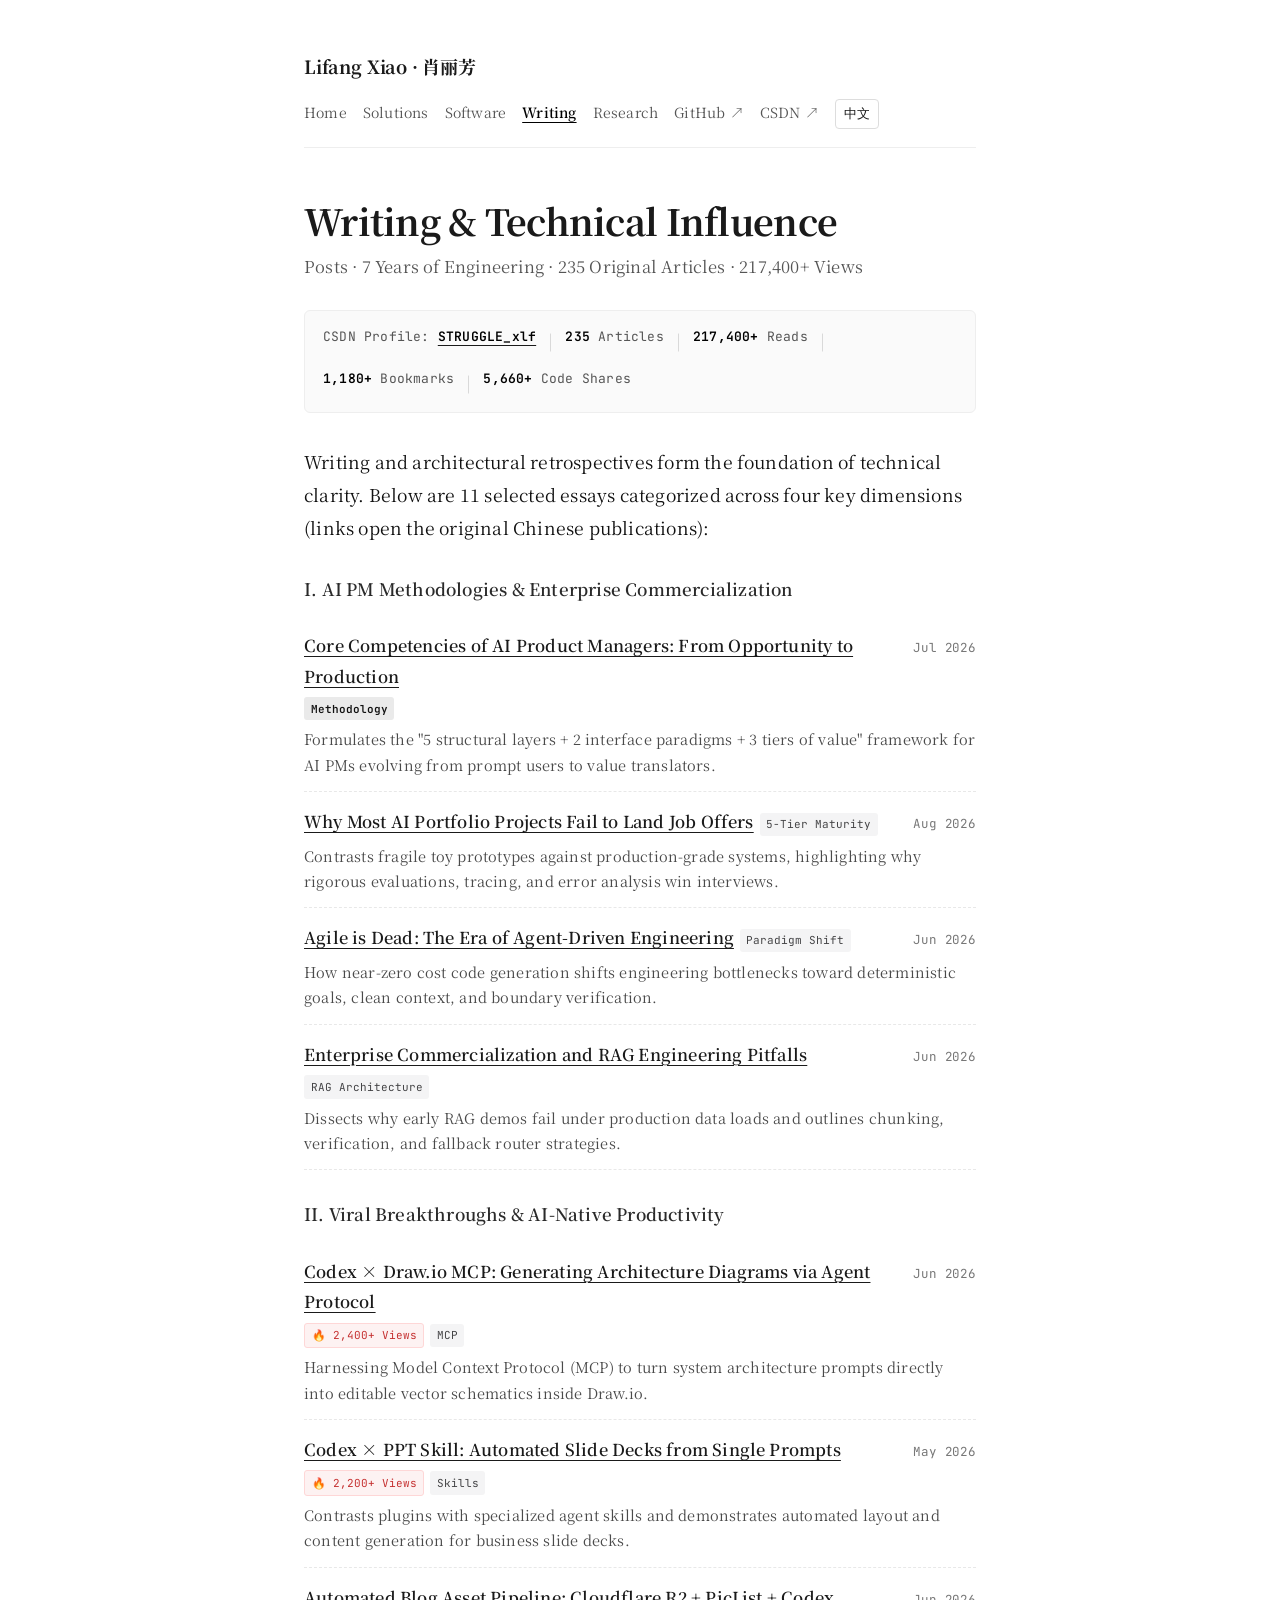
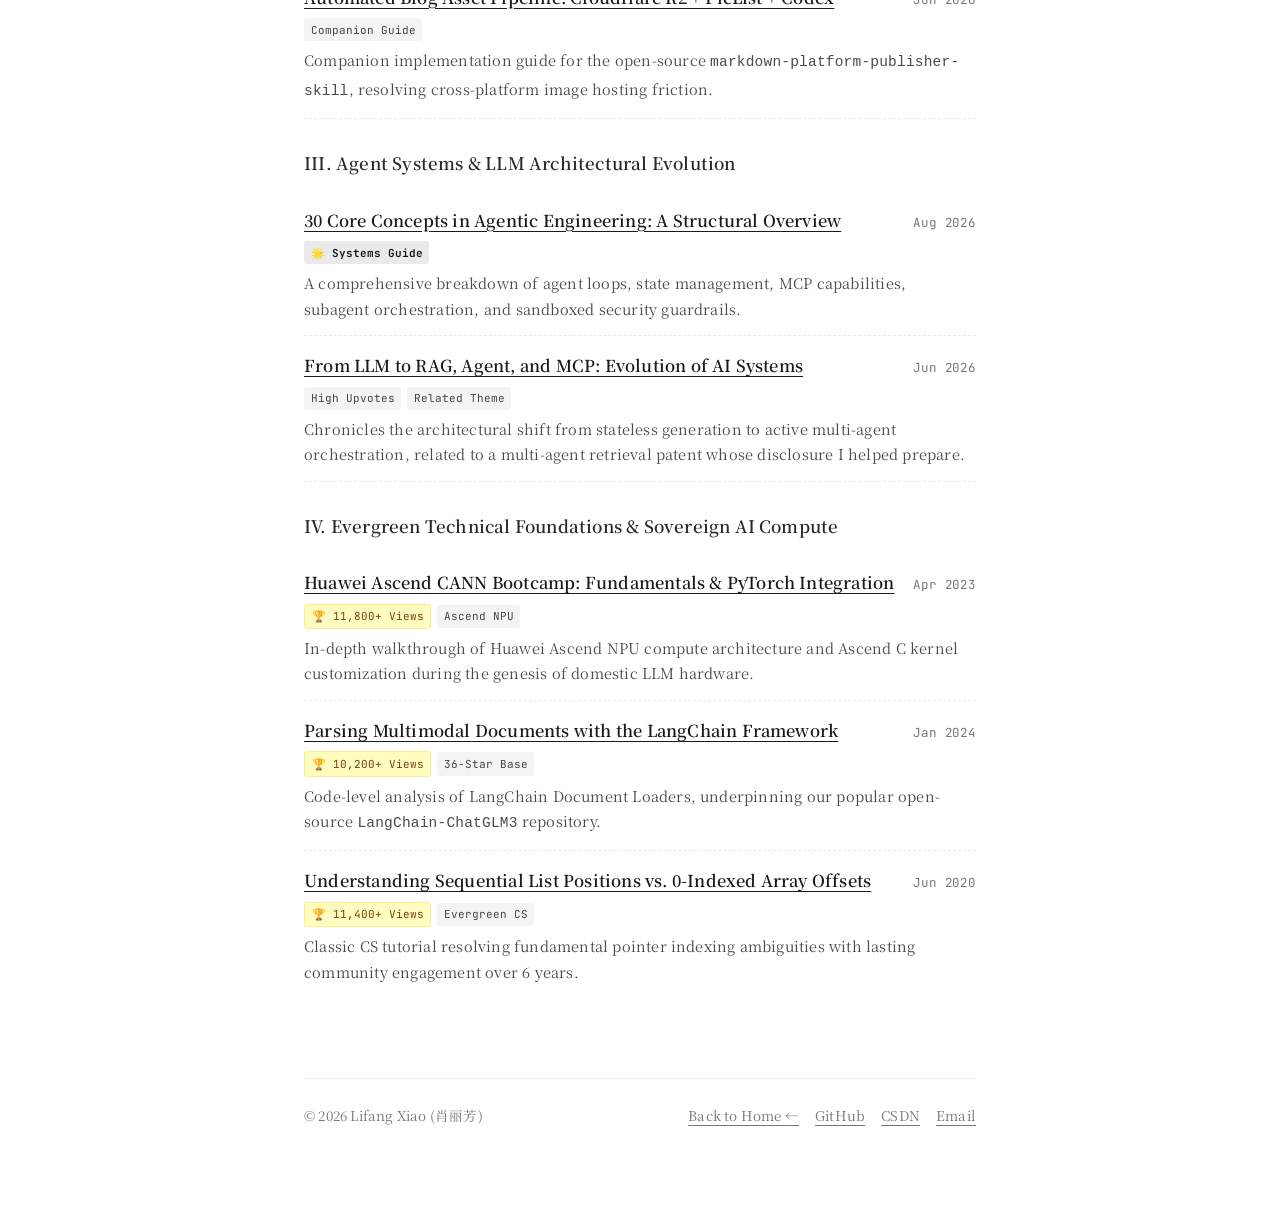
<file: en/posts/index.html>
<!DOCTYPE html>
<html lang="en">
<head>
  <meta charset="UTF-8">
  <meta name="viewport" content="width=device-width, initial-scale=1.0">
  <title>Writing & Technical Posts · Lifang Xiao (肖丽芳)</title>
  <meta name="description" content="Essays and technical writings by Lifang Xiao: 7 years of engineering, 235 original articles, and 217k+ reads across AI PM methodologies, agent systems, and sovereign compute foundations.">
  <link rel="preconnect" href="https://fonts.googleapis.com">
  <link rel="preconnect" href="https://fonts.gstatic.com" crossorigin>
  <link href="https://fonts.googleapis.com/css2?family=IBM+Plex+Serif:ital,wght@0,400;0,600;1,400&family=JetBrains+Mono:wght@400;500&family=Noto+Serif+SC:wght@400;600&display=swap" rel="stylesheet">
  <link rel="stylesheet" href="../../styles.css">
</head>
<body>

  <div class="container">
    <!-- Header -->
    <header>
      <nav class="site-nav">
        <a href="../index.html" class="site-brand">Lifang Xiao · 肖丽芳</a>
        <div class="nav-menu">
          <a href="../index.html" class="nav-link">Home</a>
          <a href="../enterprise/index.html" class="nav-link">Solutions</a>
          <a href="../projects/index.html" class="nav-link">Software</a>
          <a href="./index.html" class="nav-link" style="color: #000; font-weight: 600; text-decoration: underline;">Writing</a>
          <a href="../research/index.html" class="nav-link">Research</a>
          <a href="https://github.com/STRUGGLE1999" target="_blank" rel="noopener" class="nav-link">GitHub ↗</a>
          <a href="https://blog.csdn.net/qq_45257495" target="_blank" rel="noopener" class="nav-link">CSDN ↗</a>
          <a href="../../posts/index.html" class="lang-switch">中文</a>
        </div>
      </nav>
    </header>

    <main>
      <section>
        <h1>Writing & Technical Influence</h1>
        <p class="hero-subtitle">Posts · 7 Years of Engineering · 235 Original Articles · 217,400+ Views</p>

        <!-- Stats Banner -->
        <div class="stats-banner">
          <div class="stat-item">CSDN Profile: <a href="https://blog.csdn.net/qq_45257495" target="_blank" rel="noopener"><strong>STRUGGLE_xlf</strong></a></div>
          <div class="stat-divider">|</div>
          <div class="stat-item"><strong>235</strong> Articles</div>
          <div class="stat-divider">|</div>
          <div class="stat-item"><strong>217,400+</strong> Reads</div>
          <div class="stat-divider">|</div>
          <div class="stat-item"><strong>1,180+</strong> Bookmarks</div>
          <div class="stat-divider">|</div>
          <div class="stat-item"><strong>5,660+</strong> Code Shares</div>
        </div>

        <p class="lead-text">
          Writing and architectural retrospectives form the foundation of technical clarity. Below are 11 selected essays categorized across four key dimensions (links open the original Chinese publications):
        </p>

        <h3>I. AI PM Methodologies & Enterprise Commercialization</h3>

        <div class="work-item">
          <div class="workline">
            <div class="work-title-group">
              <a href="https://blog.csdn.net/qq_45257495/article/details/162739733" target="_blank" rel="noopener" class="work-title">Core Competencies of AI Product Managers: From Opportunity to Production</a>
              <span class="badge badge-primary">Methodology</span>
            </div>
            <div class="work-date">Jul 2026</div>
          </div>
          <p class="work-desc">
            Formulates the "5 structural layers + 2 interface paradigms + 3 tiers of value" framework for AI PMs evolving from prompt users to value translators.
          </p>
        </div>

        <div class="work-item">
          <div class="workline">
            <div class="work-title-group">
              <a href="https://blog.csdn.net/qq_45257495/article/details/163436107" target="_blank" rel="noopener" class="work-title">Why Most AI Portfolio Projects Fail to Land Job Offers</a>
              <span class="badge">5-Tier Maturity</span>
            </div>
            <div class="work-date">Aug 2026</div>
          </div>
          <p class="work-desc">
            Contrasts fragile toy prototypes against production-grade systems, highlighting why rigorous evaluations, tracing, and error analysis win interviews.
          </p>
        </div>

        <div class="work-item">
          <div class="workline">
            <div class="work-title-group">
              <a href="https://blog.csdn.net/qq_45257495/article/details/162205411" target="_blank" rel="noopener" class="work-title">Agile is Dead: The Era of Agent-Driven Engineering</a>
              <span class="badge">Paradigm Shift</span>
            </div>
            <div class="work-date">Jun 2026</div>
          </div>
          <p class="work-desc">
            How near-zero cost code generation shifts engineering bottlenecks toward deterministic goals, clean context, and boundary verification.
          </p>
        </div>

        <div class="work-item">
          <div class="workline">
            <div class="work-title-group">
              <a href="https://blog.csdn.net/qq_45257495/article/details/162554834" target="_blank" rel="noopener" class="work-title">Enterprise Commercialization and RAG Engineering Pitfalls</a>
              <span class="badge">RAG Architecture</span>
            </div>
            <div class="work-date">Jun 2026</div>
          </div>
          <p class="work-desc">
            Dissects why early RAG demos fail under production data loads and outlines chunking, verification, and fallback router strategies.
          </p>
        </div>

        <h3>II. Viral Breakthroughs & AI-Native Productivity</h3>

        <div class="work-item">
          <div class="workline">
            <div class="work-title-group">
              <a href="https://blog.csdn.net/qq_45257495/article/details/161626932" target="_blank" rel="noopener" class="work-title">Codex × Draw.io MCP: Generating Architecture Diagrams via Agent Protocol</a>
              <span class="badge badge-heat">🔥 2,400+ Views</span>
              <span class="badge">MCP</span>
            </div>
            <div class="work-date">Jun 2026</div>
          </div>
          <p class="work-desc">
            Harnessing Model Context Protocol (MCP) to turn system architecture prompts directly into editable vector schematics inside Draw.io.
          </p>
        </div>

        <div class="work-item">
          <div class="workline">
            <div class="work-title-group">
              <a href="https://blog.csdn.net/qq_45257495/article/details/161510932" target="_blank" rel="noopener" class="work-title">Codex × PPT Skill: Automated Slide Decks from Single Prompts</a>
              <span class="badge badge-heat">🔥 2,200+ Views</span>
              <span class="badge">Skills</span>
            </div>
            <div class="work-date">May 2026</div>
          </div>
          <p class="work-desc">
            Contrasts plugins with specialized agent skills and demonstrates automated layout and content generation for business slide decks.
          </p>
        </div>

        <div class="work-item">
          <div class="workline">
            <div class="work-title-group">
              <a href="https://blog.csdn.net/qq_45257495/article/details/162431373" target="_blank" rel="noopener" class="work-title">Automated Blog Asset Pipeline: Cloudflare R2 + PicList + Codex</a>
              <span class="badge">Companion Guide</span>
            </div>
            <div class="work-date">Jun 2026</div>
          </div>
          <p class="work-desc">
            Companion implementation guide for the open-source <code>markdown-platform-publisher-skill</code>, resolving cross-platform image hosting friction.
          </p>
        </div>

        <h3>III. Agent Systems & LLM Architectural Evolution</h3>

        <div class="work-item">
          <div class="workline">
            <div class="work-title-group">
              <a href="https://blog.csdn.net/qq_45257495/article/details/163537686" target="_blank" rel="noopener" class="work-title">30 Core Concepts in Agentic Engineering: A Structural Overview</a>
              <span class="badge badge-primary">🌟 Systems Guide</span>
            </div>
            <div class="work-date">Aug 2026</div>
          </div>
          <p class="work-desc">
            A comprehensive breakdown of agent loops, state management, MCP capabilities, subagent orchestration, and sandboxed security guardrails.
          </p>
        </div>

        <div class="work-item">
          <div class="workline">
            <div class="work-title-group">
              <a href="https://blog.csdn.net/qq_45257495/article/details/162384218" target="_blank" rel="noopener" class="work-title">From LLM to RAG, Agent, and MCP: Evolution of AI Systems</a>
              <span class="badge">High Upvotes</span>
              <span class="badge">Related Theme</span>
            </div>
            <div class="work-date">Jun 2026</div>
          </div>
          <p class="work-desc">
            Chronicles the architectural shift from stateless generation to active multi-agent orchestration, related to a multi-agent retrieval patent whose disclosure I helped prepare.
          </p>
        </div>

        <h3>IV. Evergreen Technical Foundations & Sovereign AI Compute</h3>

        <div class="work-item">
          <div class="workline">
            <div class="work-title-group">
              <a href="https://blog.csdn.net/qq_45257495/article/details/130240385" target="_blank" rel="noopener" class="work-title">Huawei Ascend CANN Bootcamp: Fundamentals & PyTorch Integration</a>
              <span class="badge badge-gold">🏆 11,800+ Views</span>
              <span class="badge">Ascend NPU</span>
            </div>
            <div class="work-date">Apr 2023</div>
          </div>
          <p class="work-desc">
            In-depth walkthrough of Huawei Ascend NPU compute architecture and Ascend C kernel customization during the genesis of domestic LLM hardware.
          </p>
        </div>

        <div class="work-item">
          <div class="workline">
            <div class="work-title-group">
              <a href="https://blog.csdn.net/qq_45257495/article/details/135357123" target="_blank" rel="noopener" class="work-title">Parsing Multimodal Documents with the LangChain Framework</a>
              <span class="badge badge-gold">🏆 10,200+ Views</span>
              <span class="badge">36-Star Base</span>
            </div>
            <div class="work-date">Jan 2024</div>
          </div>
          <p class="work-desc">
            Code-level analysis of LangChain Document Loaders, underpinning our popular open-source <code>LangChain-ChatGLM3</code> repository.
          </p>
        </div>

        <div class="work-item">
          <div class="workline">
            <div class="work-title-group">
              <a href="https://blog.csdn.net/qq_45257495/article/details/107025135" target="_blank" rel="noopener" class="work-title">Understanding Sequential List Positions vs. 0-Indexed Array Offsets</a>
              <span class="badge badge-gold">🏆 11,400+ Views</span>
              <span class="badge">Evergreen CS</span>
            </div>
            <div class="work-date">Jun 2020</div>
          </div>
          <p class="work-desc">
            Classic CS tutorial resolving fundamental pointer indexing ambiguities with lasting community engagement over 6 years.
          </p>
        </div>
      </section>
    </main>

    <!-- Footer -->
    <footer>
      <div>
        <span>© 2026 Lifang Xiao (肖丽芳)</span>
      </div>
      <div class="footer-links">
        <a href="../index.html">Back to Home ←</a>
        <a href="https://github.com/STRUGGLE1999" target="_blank" rel="noopener">GitHub</a>
        <a href="https://blog.csdn.net/qq_45257495" target="_blank" rel="noopener">CSDN</a>
        <a href="mailto:18938842528@163.com">Email</a>
      </div>
    </footer>
  </div>

</body>
</html>
</file>
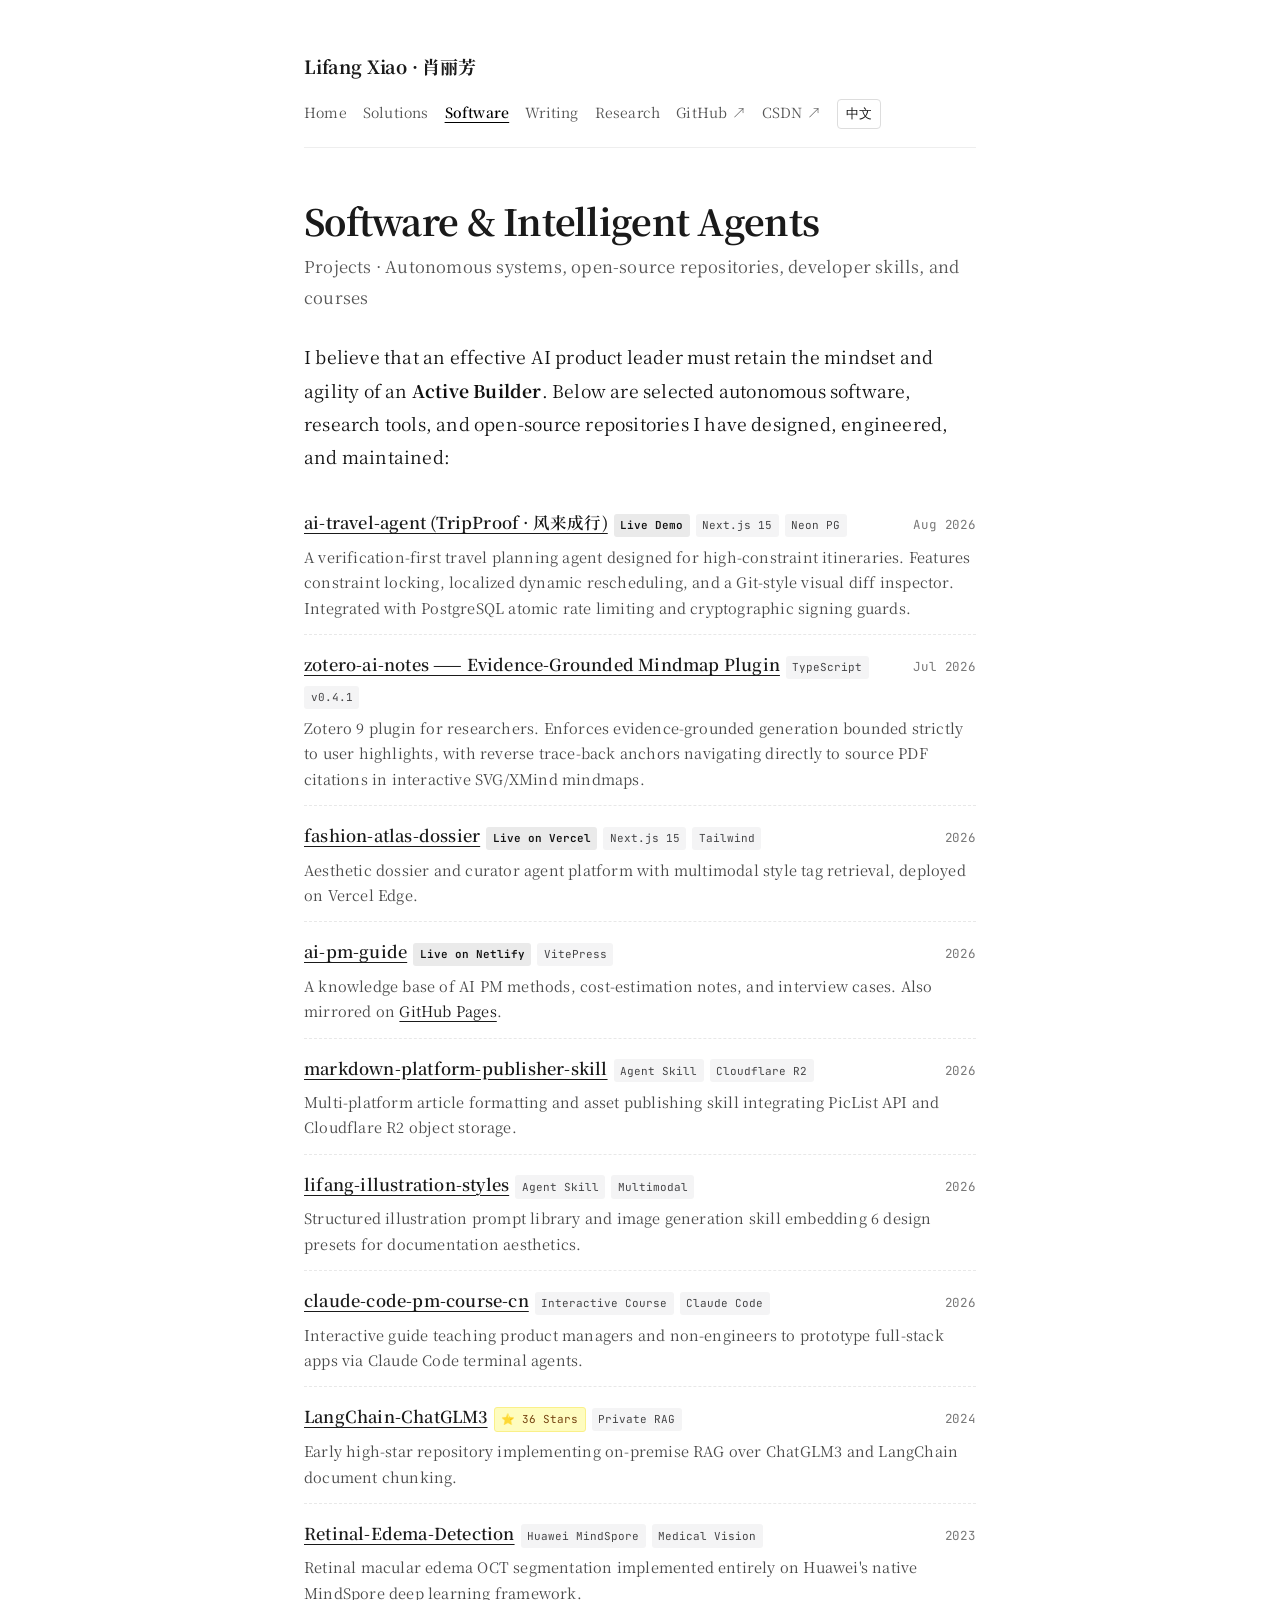
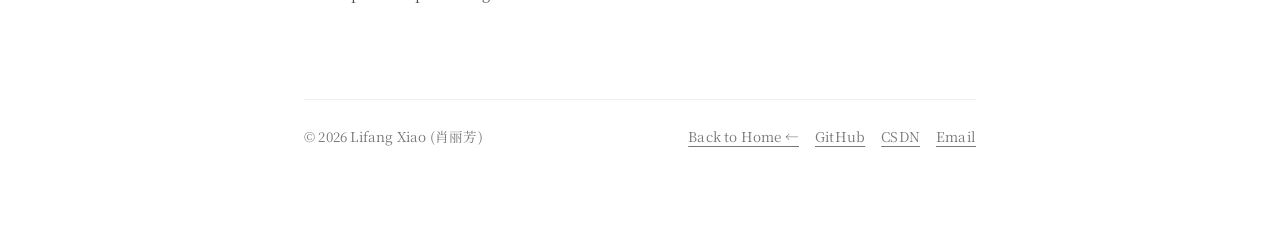
<file: en/projects/index.html>
<!DOCTYPE html>
<html lang="en">
<head>
  <meta charset="UTF-8">
  <meta name="viewport" content="width=device-width, initial-scale=1.0">
  <title>Software & Agents · Lifang Xiao (肖丽芳)</title>
  <meta name="description" content="Software systems, autonomous agents, and open-source tools developed by Lifang Xiao.">
  <link rel="preconnect" href="https://fonts.googleapis.com">
  <link rel="preconnect" href="https://fonts.gstatic.com" crossorigin>
  <link href="https://fonts.googleapis.com/css2?family=IBM+Plex+Serif:ital,wght@0,400;0,600;1,400&family=JetBrains+Mono:wght@400;500&family=Noto+Serif+SC:wght@400;600&display=swap" rel="stylesheet">
  <link rel="stylesheet" href="../../styles.css">
</head>
<body>

  <div class="container">
    <!-- Header -->
    <header>
      <nav class="site-nav">
        <a href="../index.html" class="site-brand">Lifang Xiao · 肖丽芳</a>
        <div class="nav-menu">
          <a href="../index.html" class="nav-link">Home</a>
          <a href="../enterprise/index.html" class="nav-link">Solutions</a>
          <a href="./index.html" class="nav-link" style="color: #000; font-weight: 600; text-decoration: underline;">Software</a>
          <a href="../posts/index.html" class="nav-link">Writing</a>
          <a href="../research/index.html" class="nav-link">Research</a>
          <a href="https://github.com/STRUGGLE1999" target="_blank" rel="noopener" class="nav-link">GitHub ↗</a>
          <a href="https://blog.csdn.net/qq_45257495" target="_blank" rel="noopener" class="nav-link">CSDN ↗</a>
          <a href="../../projects/index.html" class="lang-switch">中文</a>
        </div>
      </nav>
    </header>

    <main>
      <section>
        <h1>Software & Intelligent Agents</h1>
        <p class="hero-subtitle">Projects · Autonomous systems, open-source repositories, developer skills, and courses</p>

        <p class="lead-text">
          I believe that an effective AI product leader must retain the mindset and agility of an <strong>Active Builder</strong>. Below are selected autonomous software, research tools, and open-source repositories I have designed, engineered, and maintained:
        </p>

        <div class="work-item">
          <div class="workline">
            <div class="work-title-group">
              <a href="https://github.com/STRUGGLE1999/ai-travel-agent" target="_blank" rel="noopener" class="work-title">ai-travel-agent (TripProof · 风来成行)</a>
              <span class="badge badge-primary">Live Demo</span>
              <span class="badge">Next.js 15</span>
              <span class="badge">Neon PG</span>
            </div>
            <div class="work-date">Aug 2026</div>
          </div>
          <p class="work-desc">
            A verification-first travel planning agent designed for high-constraint itineraries. Features constraint locking, localized dynamic rescheduling, and a Git-style visual diff inspector. Integrated with PostgreSQL atomic rate limiting and cryptographic signing guards.
          </p>
        </div>

        <div class="work-item">
          <div class="workline">
            <div class="work-title-group">
              <a href="https://github.com/STRUGGLE1999/zotero-ai-notes" target="_blank" rel="noopener" class="work-title">zotero-ai-notes —— Evidence-Grounded Mindmap Plugin</a>
              <span class="badge">TypeScript</span>
              <span class="badge">v0.4.1</span>
            </div>
            <div class="work-date">Jul 2026</div>
          </div>
          <p class="work-desc">
            Zotero 9 plugin for researchers. Enforces evidence-grounded generation bounded strictly to user highlights, with reverse trace-back anchors navigating directly to source PDF citations in interactive SVG/XMind mindmaps.
          </p>
        </div>

        <div class="work-item">
          <div class="workline">
            <div class="work-title-group">
              <a href="https://fashion-atlas-dossier.vercel.app" target="_blank" rel="noopener" class="work-title">fashion-atlas-dossier</a>
              <span class="badge badge-primary">Live on Vercel</span>
              <span class="badge">Next.js 15</span>
              <span class="badge">Tailwind</span>
            </div>
            <div class="work-date">2026</div>
          </div>
          <p class="work-desc">
            Aesthetic dossier and curator agent platform with multimodal style tag retrieval, deployed on Vercel Edge.
          </p>
        </div>

        <div class="work-item">
          <div class="workline">
            <div class="work-title-group">
              <a href="https://ai-pm-guide.netlify.app" target="_blank" rel="noopener" class="work-title">ai-pm-guide</a>
              <span class="badge badge-primary">Live on Netlify</span>
              <span class="badge">VitePress</span>
            </div>
            <div class="work-date">2026</div>
          </div>
          <p class="work-desc">
            A knowledge base of AI PM methods, cost-estimation notes, and interview cases. Also mirrored on <a href="https://struggle1999.github.io/ai-pm-guide/" target="_blank" rel="noopener">GitHub Pages</a>.
          </p>
        </div>

        <div class="work-item">
          <div class="workline">
            <div class="work-title-group">
              <a href="https://github.com/STRUGGLE1999/markdown-platform-publisher-skill" target="_blank" rel="noopener" class="work-title">markdown-platform-publisher-skill</a>
              <span class="badge">Agent Skill</span>
              <span class="badge">Cloudflare R2</span>
            </div>
            <div class="work-date">2026</div>
          </div>
          <p class="work-desc">
            Multi-platform article formatting and asset publishing skill integrating PicList API and Cloudflare R2 object storage.
          </p>
        </div>

        <div class="work-item">
          <div class="workline">
            <div class="work-title-group">
              <a href="https://github.com/STRUGGLE1999/lifang-illustration-styles" target="_blank" rel="noopener" class="work-title">lifang-illustration-styles</a>
              <span class="badge">Agent Skill</span>
              <span class="badge">Multimodal</span>
            </div>
            <div class="work-date">2026</div>
          </div>
          <p class="work-desc">
            Structured illustration prompt library and image generation skill embedding 6 design presets for documentation aesthetics.
          </p>
        </div>

        <div class="work-item">
          <div class="workline">
            <div class="work-title-group">
              <a href="https://github.com/STRUGGLE1999/claude-code-pm-course-cn" target="_blank" rel="noopener" class="work-title">claude-code-pm-course-cn</a>
              <span class="badge">Interactive Course</span>
              <span class="badge">Claude Code</span>
            </div>
            <div class="work-date">2026</div>
          </div>
          <p class="work-desc">
            Interactive guide teaching product managers and non-engineers to prototype full-stack apps via Claude Code terminal agents.
          </p>
        </div>

        <div class="work-item">
          <div class="workline">
            <div class="work-title-group">
              <a href="https://github.com/STRUGGLE1999/LangChain-ChatGLM3" target="_blank" rel="noopener" class="work-title">LangChain-ChatGLM3</a>
              <span class="badge badge-gold">⭐ 36 Stars</span>
              <span class="badge">Private RAG</span>
            </div>
            <div class="work-date">2024</div>
          </div>
          <p class="work-desc">
            Early high-star repository implementing on-premise RAG over ChatGLM3 and LangChain document chunking.
          </p>
        </div>

        <div class="work-item">
          <div class="workline">
            <div class="work-title-group">
              <a href="https://github.com/STRUGGLE1999/Retinal-Edema-Detection" target="_blank" rel="noopener" class="work-title">Retinal-Edema-Detection</a>
              <span class="badge">Huawei MindSpore</span>
              <span class="badge">Medical Vision</span>
            </div>
            <div class="work-date">2023</div>
          </div>
          <p class="work-desc">
            Retinal macular edema OCT segmentation implemented entirely on Huawei's native MindSpore deep learning framework.
          </p>
        </div>
      </section>
    </main>

    <!-- Footer -->
    <footer>
      <div>
        <span>© 2026 Lifang Xiao (肖丽芳)</span>
      </div>
      <div class="footer-links">
        <a href="../index.html">Back to Home ←</a>
        <a href="https://github.com/STRUGGLE1999" target="_blank" rel="noopener">GitHub</a>
        <a href="https://blog.csdn.net/qq_45257495" target="_blank" rel="noopener">CSDN</a>
        <a href="mailto:18938842528@163.com">Email</a>
      </div>
    </footer>
  </div>

</body>
</html>
</file>
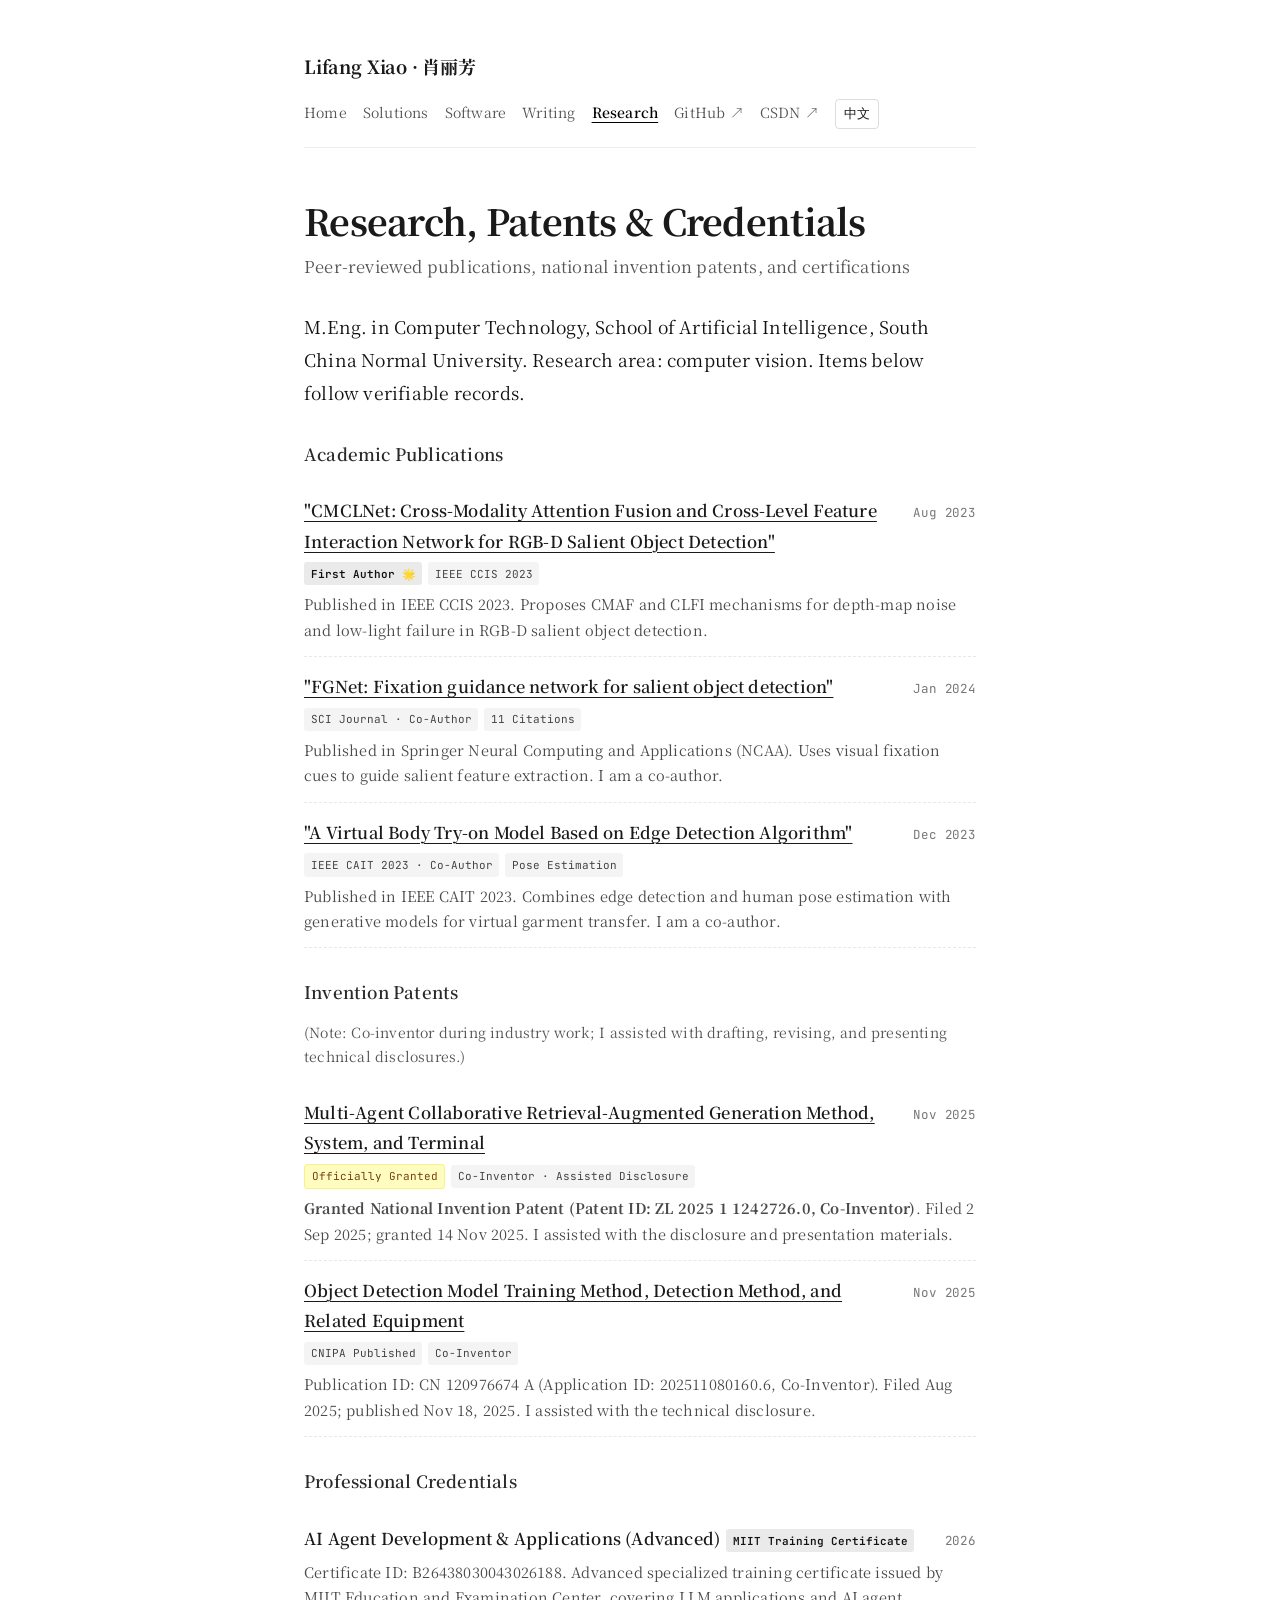
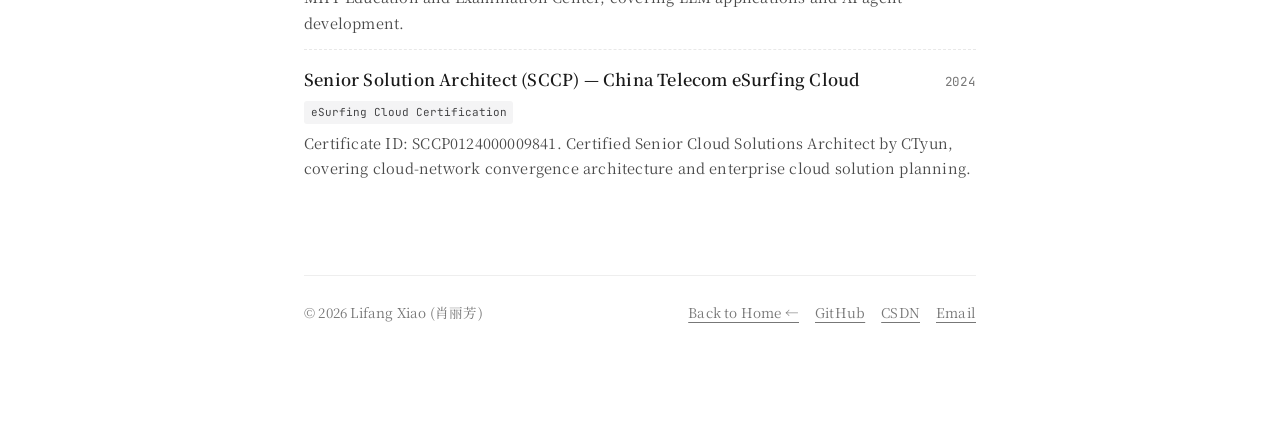
<file: en/research/index.html>
<!DOCTYPE html>
<html lang="en">
<head>
  <meta charset="UTF-8">
  <meta name="viewport" content="width=device-width, initial-scale=1.0">
  <title>Research, Patents & Credentials · Lifang Xiao (肖丽芳)</title>
  <meta name="description" content="Peer-reviewed publications (1 IEEE first-author paper plus 2 co-authored papers), national invention patent materials, and certifications held by Lifang Xiao.">
  <link rel="preconnect" href="https://fonts.googleapis.com">
  <link rel="preconnect" href="https://fonts.gstatic.com" crossorigin>
  <link href="https://fonts.googleapis.com/css2?family=IBM+Plex+Serif:ital,wght@0,400;0,600;1,400&family=JetBrains+Mono:wght@400;500&family=Noto+Serif+SC:wght@400;600&display=swap" rel="stylesheet">
  <link rel="stylesheet" href="../../styles.css">
</head>
<body>

  <div class="container">
    <!-- Header -->
    <header>
      <nav class="site-nav">
        <a href="../index.html" class="site-brand">Lifang Xiao · 肖丽芳</a>
        <div class="nav-menu">
          <a href="../index.html" class="nav-link">Home</a>
          <a href="../enterprise/index.html" class="nav-link">Solutions</a>
          <a href="../projects/index.html" class="nav-link">Software</a>
          <a href="../posts/index.html" class="nav-link">Writing</a>
          <a href="./index.html" class="nav-link" style="color: #000; font-weight: 600; text-decoration: underline;">Research</a>
          <a href="https://github.com/STRUGGLE1999" target="_blank" rel="noopener" class="nav-link">GitHub ↗</a>
          <a href="https://blog.csdn.net/qq_45257495" target="_blank" rel="noopener" class="nav-link">CSDN ↗</a>
          <a href="../../research/index.html" class="lang-switch">中文</a>
        </div>
      </nav>
    </header>

    <main>
      <section>
        <h1>Research, Patents &amp; Credentials</h1>
        <p class="hero-subtitle">Peer-reviewed publications, national invention patents, and certifications</p>

        <p class="lead-text">
          M.Eng. in Computer Technology, School of Artificial Intelligence, South China Normal University. Research area: computer vision. Items below follow verifiable records.
        </p>

        <h3>Academic Publications</h3>

        <div class="work-item">
          <div class="workline">
            <div class="work-title-group">
              <a href="https://doi.org/10.1109/ccis59572.2023.10262928" target="_blank" rel="noopener" class="work-title">"CMCLNet: Cross-Modality Attention Fusion and Cross-Level Feature Interaction Network for RGB-D Salient Object Detection"</a>
              <span class="badge badge-primary">First Author 🌟</span>
              <span class="badge">IEEE CCIS 2023</span>
            </div>
            <div class="work-date">Aug 2023</div>
          </div>
          <p class="work-desc">
            Published in IEEE CCIS 2023. Proposes CMAF and CLFI mechanisms for depth-map noise and low-light failure in RGB-D salient object detection.
          </p>
        </div>

        <div class="work-item">
          <div class="workline">
            <div class="work-title-group">
              <a href="https://doi.org/10.1007/s00521-023-09028-4" target="_blank" rel="noopener" class="work-title">"FGNet: Fixation guidance network for salient object detection"</a>
              <span class="badge">SCI Journal · Co-Author</span>
              <span class="badge">11 Citations</span>
            </div>
            <div class="work-date">Jan 2024</div>
          </div>
          <p class="work-desc">
            Published in Springer Neural Computing and Applications (NCAA). Uses visual fixation cues to guide salient feature extraction. I am a co-author.
          </p>
        </div>

        <div class="work-item">
          <div class="workline">
            <div class="work-title-group">
              <a href="https://doi.org/10.1109/cait59945.2023.10468846" target="_blank" rel="noopener" class="work-title">"A Virtual Body Try-on Model Based on Edge Detection Algorithm"</a>
              <span class="badge">IEEE CAIT 2023 · Co-Author</span>
              <span class="badge">Pose Estimation</span>
            </div>
            <div class="work-date">Dec 2023</div>
          </div>
          <p class="work-desc">
            Published in IEEE CAIT 2023. Combines edge detection and human pose estimation with generative models for virtual garment transfer. I am a co-author.
          </p>
        </div>

        <h3>Invention Patents</h3>
        <p class="work-desc" style="margin-bottom: 14px; font-size: 14px; color: #555;">(Note: Co-inventor during industry work; I assisted with drafting, revising, and presenting technical disclosures.)</p>

        <div class="work-item">
          <div class="workline">
            <div class="work-title-group">
              <a href="https://patents.google.com/patent/CN120723880B/en" target="_blank" rel="noopener" class="work-title">Multi-Agent Collaborative Retrieval-Augmented Generation Method, System, and Terminal</a>
              <span class="badge badge-gold">Officially Granted</span>
              <span class="badge">Co-Inventor · Assisted Disclosure</span>
            </div>
            <div class="work-date">Nov 2025</div>
          </div>
          <p class="work-desc">
            <strong>Granted National Invention Patent (Patent ID: ZL 2025 1 1242726.0, Co-Inventor)</strong>. Filed 2 Sep 2025; granted 14 Nov 2025. I assisted with the disclosure and presentation materials.
          </p>
        </div>

        <div class="work-item">
          <div class="workline">
            <div class="work-title-group">
              <a href="https://patents.google.com/patent/CN120976674A/en" target="_blank" rel="noopener" class="work-title">Object Detection Model Training Method, Detection Method, and Related Equipment</a>
              <span class="badge">CNIPA Published</span>
              <span class="badge">Co-Inventor</span>
            </div>
            <div class="work-date">Nov 2025</div>
          </div>
          <p class="work-desc">
            Publication ID: CN 120976674 A (Application ID: 202511080160.6, Co-Inventor). Filed Aug 2025; published Nov 18, 2025. I assisted with the technical disclosure.
          </p>
        </div>

        <h3>Professional Credentials</h3>

        <div class="work-item">
          <div class="workline">
            <div class="work-title-group">
              <span class="work-title">AI Agent Development &amp; Applications (Advanced)</span>
              <span class="badge badge-primary">MIIT Training Certificate</span>
            </div>
            <div class="work-date">2026</div>
          </div>
          <p class="work-desc">Certificate ID: B26438030043026188. Advanced specialized training certificate issued by MIIT Education and Examination Center, covering LLM applications and AI agent development.</p>
        </div>

        <div class="work-item">
          <div class="workline">
            <div class="work-title-group">
              <span class="work-title">Senior Solution Architect (SCCP) — China Telecom eSurfing Cloud</span>
              <span class="badge">eSurfing Cloud Certification</span>
            </div>
            <div class="work-date">2024</div>
          </div>
          <p class="work-desc">Certificate ID: SCCP0124000009841. Certified Senior Cloud Solutions Architect by CTyun, covering cloud-network convergence architecture and enterprise cloud solution planning.</p>
        </div>
      </section>
    </main>

    <!-- Footer -->
    <footer>
      <div>
        <span>© 2026 Lifang Xiao (肖丽芳)</span>
      </div>
      <div class="footer-links">
        <a href="../index.html">Back to Home ←</a>
        <a href="https://github.com/STRUGGLE1999" target="_blank" rel="noopener">GitHub</a>
        <a href="https://blog.csdn.net/qq_45257495" target="_blank" rel="noopener">CSDN</a>
        <a href="mailto:18938842528@163.com">Email</a>
      </div>
    </footer>
  </div>

</body>
</html>
</file>
<file: styles.css>
/* ==========================================================================
   肖丽芳个人网站样式表 (基于 thesephist.com 经典极简风格)
   Pure White #FFFFFF | Noto Serif SC + IBM Plex Serif | High Density Worklines
   ========================================================================== */

:root {
  --bg-color: #FFFFFF;
  --text-main: #1A1A1A;
  --text-muted: #555555;
  --text-light: #777777;
  --border-light: #EEEEEE;
  --border-dashed: rgba(0, 0, 0, 0.09);
  --badge-bg: #F4F4F5;
  --badge-text: #444446;
  --badge-accent-bg: #EAEAEA;
  --badge-accent-text: #111111;
  --link-hover-opacity: 0.55;
  --font-serif: 'Noto Serif SC', 'Songti SC', 'Source Han Serif SC', SimSun, 'IBM Plex Serif', Georgia, serif;
  --font-mono: 'JetBrains Mono', 'SF Mono', Consolas, Menlo, monospace;
}

* {
  box-sizing: border-box;
  margin: 0;
  padding: 0;
}

html {
  scroll-behavior: smooth;
  background-color: var(--bg-color);
}

body {
  background-color: var(--bg-color);
  color: var(--text-main);
  font-family: var(--font-serif);
  font-size: 16.5px;
  line-height: 1.85;
  letter-spacing: 0.012em;
  text-rendering: optimizeLegibility;
  -webkit-font-smoothing: antialiased;
  -moz-osx-font-smoothing: grayscale;
}

/* 布局容器：黄金阅读列 720px */
.container {
  max-width: 720px;
  margin: 0 auto;
  padding: 50px 24px 100px 24px;
}

/* 顶部导航 */
header {
  margin-bottom: 50px;
}

.site-nav {
  display: flex;
  justify-content: space-between;
  align-items: baseline;
  flex-wrap: wrap;
  gap: 16px;
  padding-bottom: 18px;
  border-bottom: 1px solid var(--border-light);
}

.site-brand {
  font-family: var(--font-serif);
  font-size: 18px;
  font-weight: 700;
  text-decoration: none;
  color: var(--text-main);
  letter-spacing: -0.01em;
}

.nav-menu {
  display: flex;
  gap: 16px;
  align-items: baseline;
  flex-wrap: wrap;
}

.nav-link {
  color: var(--text-muted);
  font-size: 14px;
  text-decoration: none;
  transition: color 0.15s ease;
}

.nav-link:hover {
  color: var(--text-main);
  text-decoration: underline;
  text-underline-offset: 3px;
}

.lang-switch {
  font-family: var(--font-mono);
  font-size: 13px;
  padding: 2px 8px;
  border: 1px solid #DDDDDD;
  border-radius: 4px;
  text-decoration: none;
  color: var(--text-main);
  transition: all 0.15s ease;
}

.lang-switch:hover {
  background-color: #000000;
  color: #FFFFFF;
  border-color: #000000;
}

/* 标题系统 */
h1 {
  font-size: 36px;
  font-weight: 700;
  line-height: 1.25;
  letter-spacing: -0.02em;
  margin-bottom: 8px;
}

.hero-subtitle {
  font-size: 16.5px;
  color: var(--text-muted);
  margin-bottom: 28px;
  font-weight: 400;
}

h2 {
  font-size: 21px;
  font-weight: 700;
  line-height: 1.4;
  margin-top: 56px;
  margin-bottom: 20px;
  padding-bottom: 8px;
  border-bottom: 1px solid var(--border-light);
  letter-spacing: -0.01em;
}

h3 {
  font-size: 17px;
  font-weight: 600;
  margin-top: 28px;
  margin-bottom: 12px;
  color: #2A2A2A;
}

p {
  margin-bottom: 20px;
  color: var(--text-main);
}

.lead-text {
  font-size: 17.5px;
  line-height: 1.9;
  color: #111111;
}

/* 超链接样式 */
a {
  color: var(--text-main);
  text-decoration: underline;
  text-decoration-thickness: 1px;
  text-underline-offset: 3.5px;
  transition: opacity 0.15s ease;
}

a:hover {
  opacity: var(--link-hover-opacity);
}

/* 单行条目 (thesephist.com Workline 结构) */
.work-item {
  padding: 14px 0;
  border-bottom: 1px dashed var(--border-dashed);
}

.work-item:last-child {
  border-bottom: none;
}

.workline {
  display: flex;
  justify-content: space-between;
  align-items: baseline;
  gap: 16px;
}

.work-title-group {
  display: flex;
  align-items: baseline;
  flex-wrap: wrap;
  gap: 6px;
}

.work-title {
  font-weight: 600;
  font-size: 16.5px;
  color: var(--text-main);
}

.work-date {
  font-family: var(--font-mono);
  font-size: 12.5px;
  color: var(--text-light);
  white-space: nowrap;
  letter-spacing: -0.01em;
}

.work-desc {
  font-size: 14.5px;
  line-height: 1.75;
  color: #4A4A4A;
  margin-top: 6px;
  margin-bottom: 0;
}

/* 极简徽章标签 (Badge) */
.badge {
  font-family: var(--font-mono);
  font-size: 11px;
  padding: 1.5px 6.5px;
  border-radius: 3px;
  background-color: var(--badge-bg);
  color: var(--badge-text);
  text-decoration: none;
  display: inline-block;
  font-weight: 400;
  letter-spacing: 0;
  vertical-align: middle;
}

.badge-primary {
  background-color: var(--badge-accent-bg);
  color: var(--badge-accent-text);
  font-weight: 600;
}

.badge-heat {
  background-color: #FDF2F2;
  color: #C53030;
  border: 1px solid #FED7D7;
}

.badge-gold {
  background-color: #FEFCBF;
  color: #744210;
  border: 1px solid #FAF089;
}

/* 数据背书看板 */
.stats-banner {
  display: flex;
  flex-wrap: wrap;
  gap: 12px;
  margin: 24px 0 32px 0;
  padding: 14px 18px;
  background-color: #FAFAFA;
  border: 1px solid var(--border-light);
  border-radius: 6px;
}

.stat-item {
  font-family: var(--font-mono);
  font-size: 13px;
  color: var(--text-muted);
}

.stat-item strong {
  color: #000000;
  font-weight: 600;
}

.stat-divider {
  color: #D1D1D1;
}

/* 引用块 / 核心观点 */
blockquote {
  border-left: 2px solid #333333;
  padding-left: 18px;
  margin: 24px 0;
  color: #444444;
  font-style: italic;
}

/* 页脚 */
footer {
  margin-top: 80px;
  padding-top: 24px;
  border-top: 1px solid var(--border-light);
  display: flex;
  justify-content: space-between;
  align-items: baseline;
  flex-wrap: wrap;
  gap: 16px;
  font-size: 13.5px;
  color: var(--text-light);
}

.footer-links {
  display: flex;
  gap: 16px;
}

.footer-links a {
  color: var(--text-light);
}

.footer-links a:hover {
  color: var(--text-main);
}

/* 响应式调整 */
@media (max-width: 640px) {
  .container {
    padding: 30px 18px 60px 18px;
  }
  h1 {
    font-size: 28px;
  }
  h2 {
    font-size: 19px;
    margin-top: 40px;
  }
  .workline {
    flex-direction: column;
    gap: 4px;
  }
  .work-date {
    margin-left: 0;
    font-size: 12px;
  }
  .stats-banner {
    flex-direction: column;
    gap: 6px;
  }
  .stat-divider {
    display: none;
  }
}
</file>
